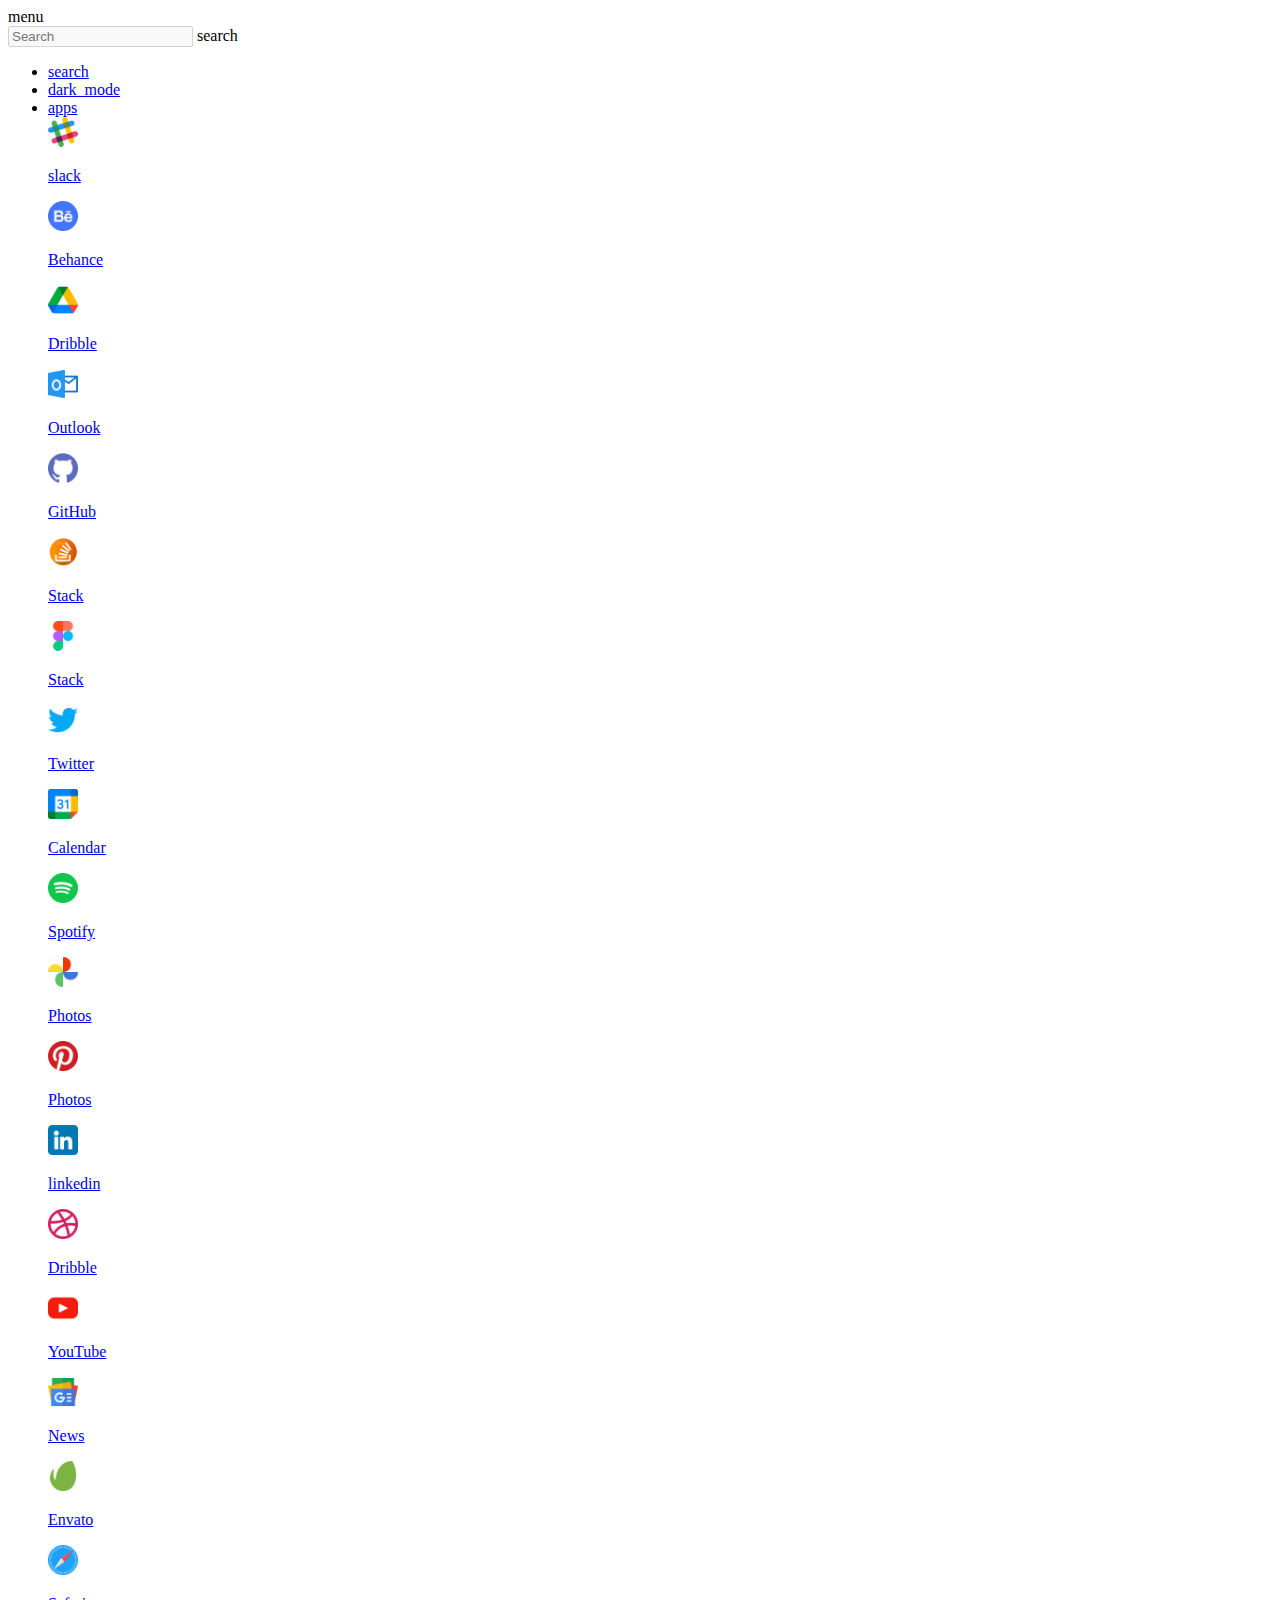
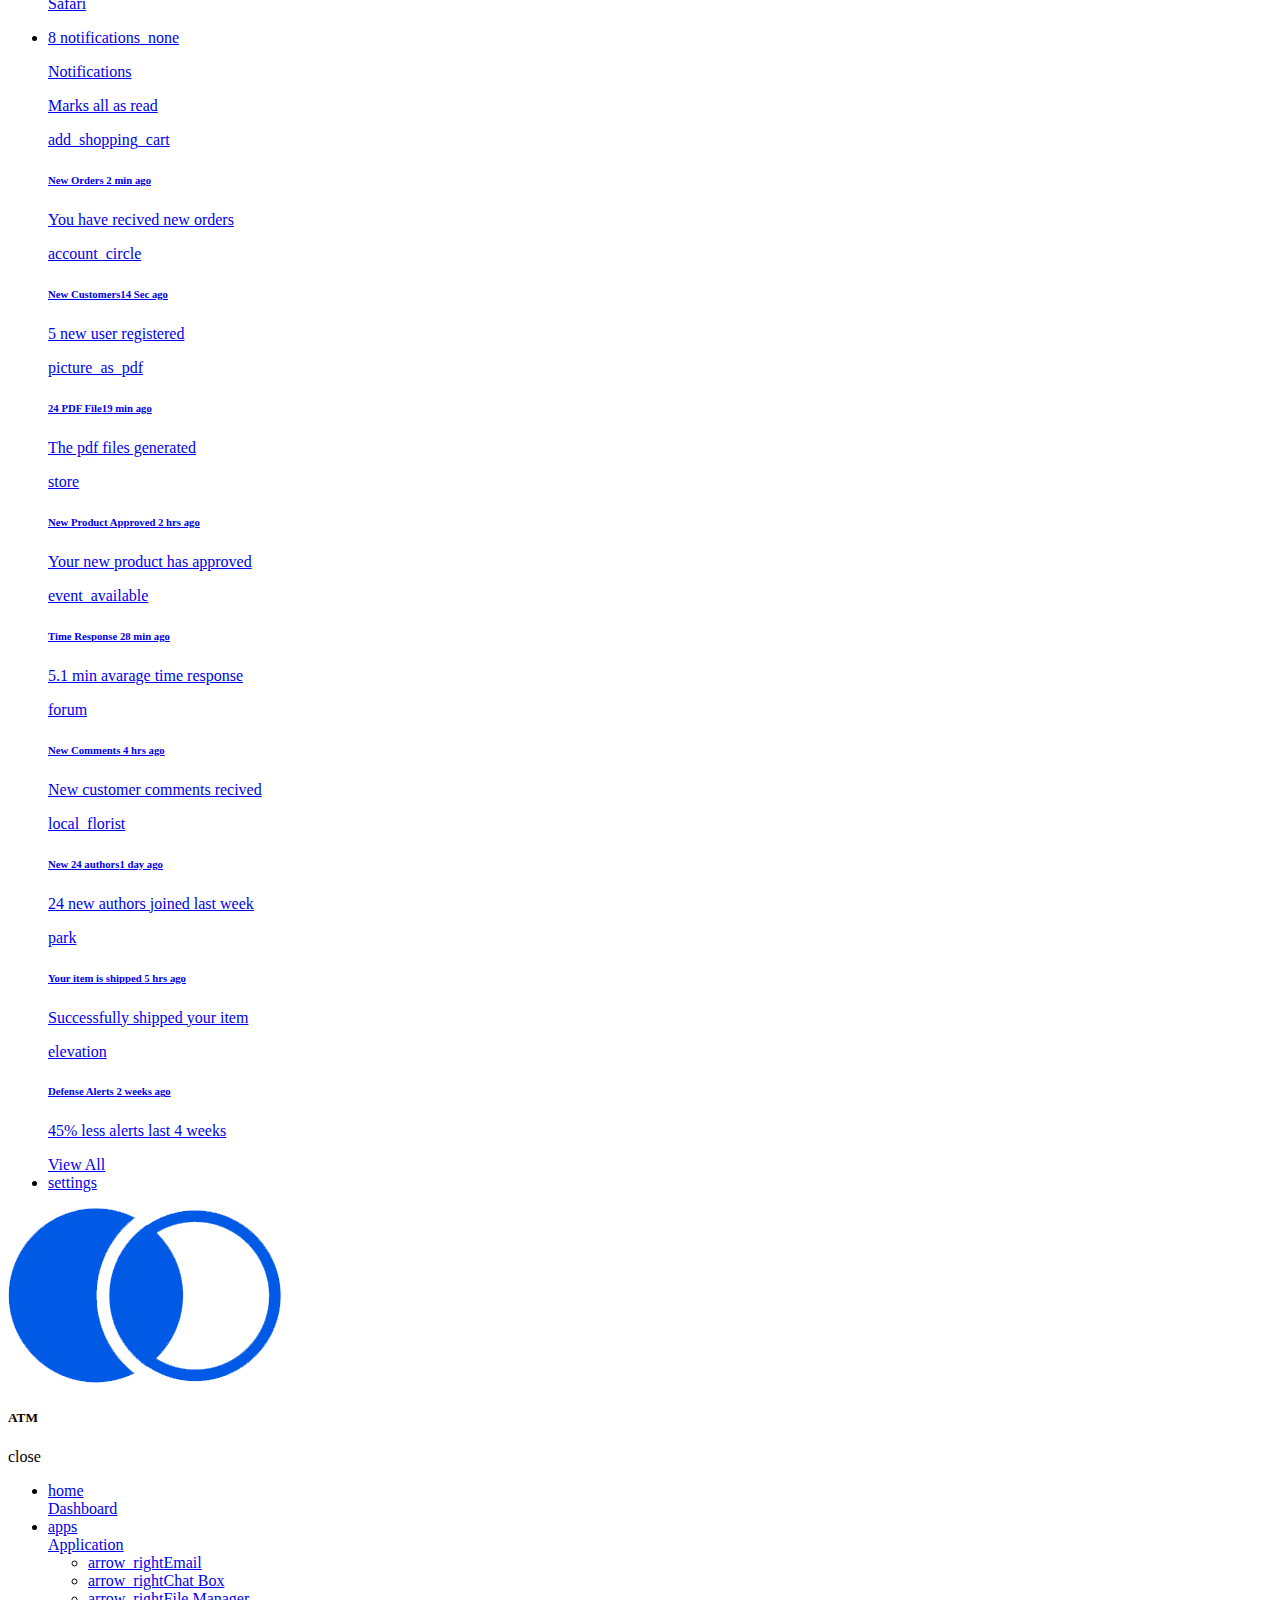
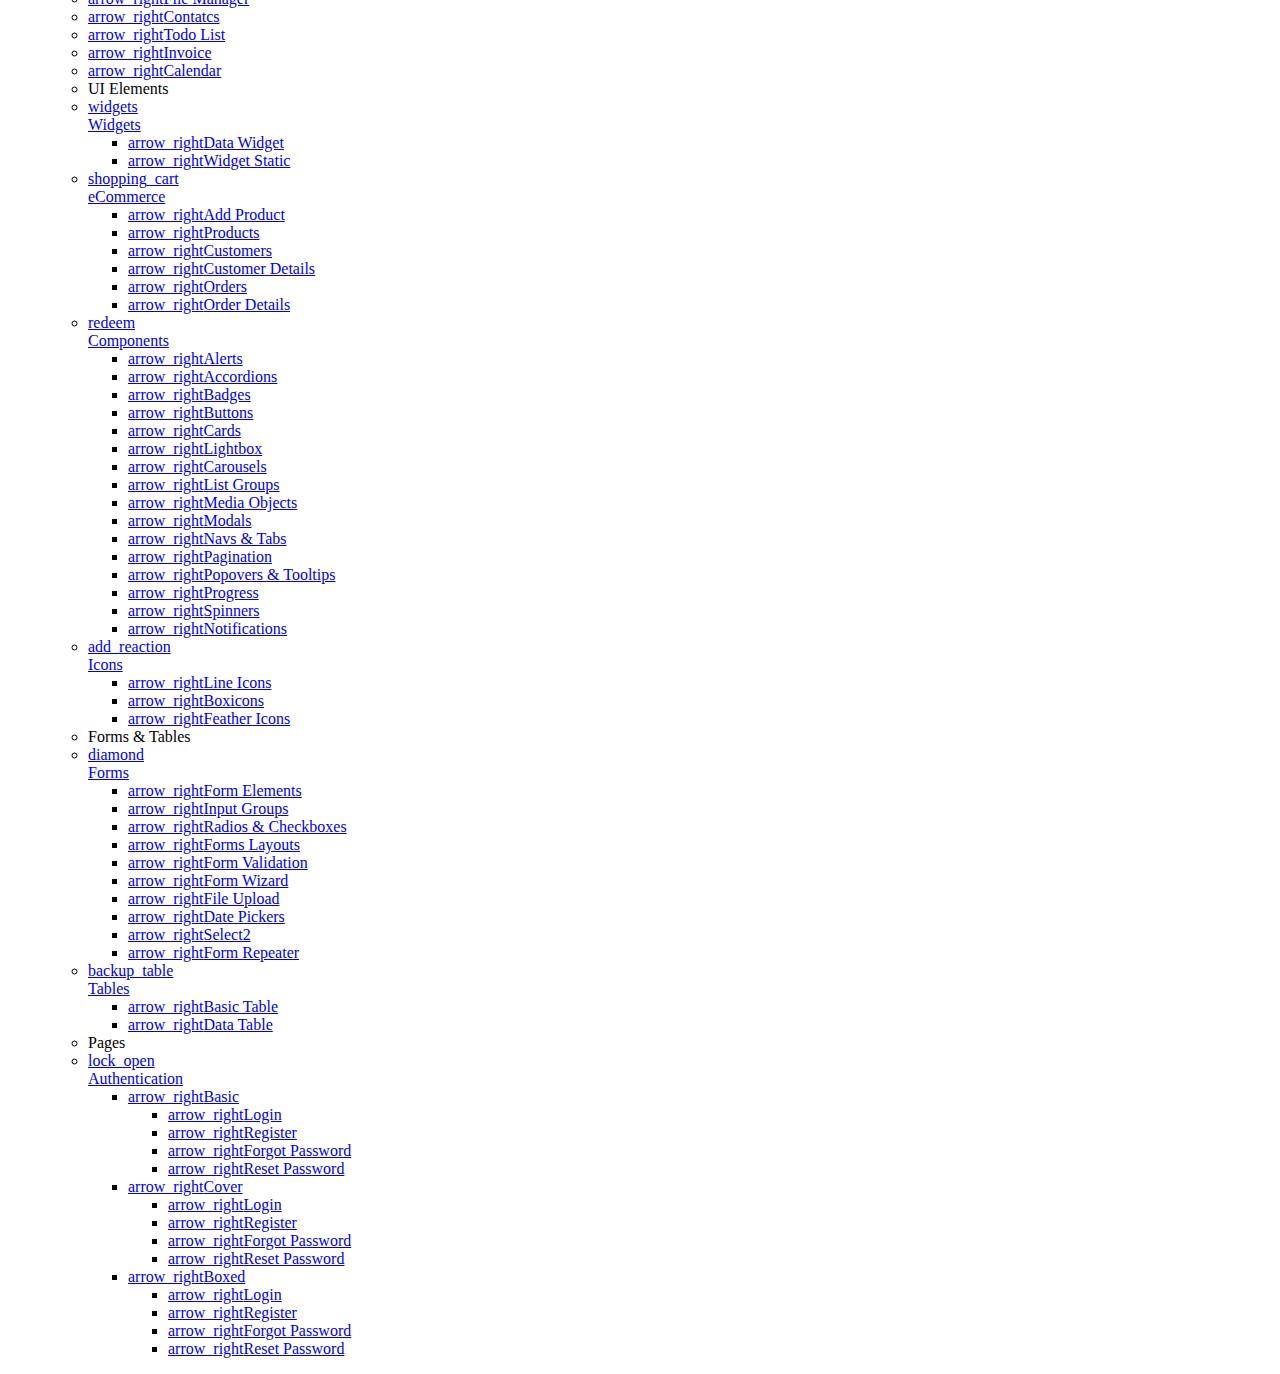
<file: ATM_Project/index.html>
<!DOCTYPE html>
<html lang="en">
  <head>
    <meta charset="UTF-8" />
    <meta name="viewport" content="width=device-width, initial-scale=1.0" />
    <title>Document</title>
  </head>
  <body>
    <!-- Start header -->
    <header class="top-header justify-content-between">
      <nav class="navbar navbar-expand">
        <div class="btn-toggle-menu">
          <span class="material-symbols-outlined">menu</span>
        </div>
        <div
          class="position-relative search-bar d-lg-block d-none"
          data-bs-toggle="modal"
          data-bs-target="#exampleModal"
        >
          <input
            class="form-control form-control-sm rounded-5 px-5"
            disabled
            type="search"
            placeholder="Search"
          />
          <span
            class="material-symbols-outlined position-absolute ms-3 translate-middle-y start-0 top-50"
            >search</span
          >
        </div>
        <ul class="navbar-nav top-right-menu gap-2">
          <li
            class="nav-item d-lg-none d-block"
            data-bs-toggle="modal"
            data-bs-target="#exampleModal"
          >
            <a class="nav-link" href="javascript:;"
              ><span class="material-symbols-outlined">search</span></a
            >
          </li>
          <li class="nav-item dark-mode">
            <a class="nav-link dark-mode-icon" href="javascript:;"
              ><span class="material-symbols-outlined">dark_mode</span></a
            >
          </li>
          <li class="nav-item dropdown dropdown-app">
            <a
              class="nav-link dropdown-toggle dropdown-toggle-nocaret"
              data-bs-toggle="dropdown"
              href="javascript:;"
              ><span class="material-symbols-outlined">apps</span></a
            >
            <div class="dropdown-menu dropdown-menu-end mt-lg-2 p-0">
                <div class="app-container p-2 my-2">
                    <div class="row gx-0 gy-2 row-cols-3 justify-content-center p-2">
                        <div class="col">
                            <a href="javascript:;">
                            <div class="app-box text-center">
                                <div class="app-icon">
                                    <img src="images/images/icons/slack.png" width="30">
                                </div>
                                <div class="app-name">
                                    <p class="md-0 mt-1">slack</p>
                                </div>
                            </div>
                        </a>
                        </div>
                        <div class="col">
                            <a href="javascript:;">
                                <div class="app-box text-center">
                                  <div class="app-icon">
                                      <img src="images/images/icons/behance.png" width="30" alt="">
                                  </div>
                                  <div class="app-name">
                                      <p class="mb-0 mt-1">Behance</p>
                                  </div>
                                  </div>
                              </a>
                        </div>
                        <div class="col">
                            <a href="javascript:;">
                              <div class="app-box text-center">
                                <div class="app-icon">
                                  <img src="images/images/icons/google-drive.png" width="30" alt="">
                                </div>
                                <div class="app-name">
                                    <p class="mb-0 mt-1">Dribble</p>
                                </div>
                                </div>
                              </a>
                           </div>
                           <div class="col">
                            <a href="javascript:;">
                              <div class="app-box text-center">
                                <div class="app-icon">
                                    <img src="images/images/icons/outlook.png" width="30" alt="">
                                </div>
                                <div class="app-name">
                                    <p class="mb-0 mt-1">Outlook</p>
                                </div>
                                </div>
                              </a>
                           </div>
                           <div class="col">
                            <a href="javascript:;">
                              <div class="app-box text-center">
                                <div class="app-icon">
                                    <img src="images/images/icons/github.png" width="30" alt="">
                                </div>
                                <div class="app-name">
                                    <p class="mb-0 mt-1">GitHub</p>
                                </div>
                                </div>
                              </a>
                           </div>
                           <div class="col">
                            <a href="javascript:;">
                              <div class="app-box text-center">
                                <div class="app-icon">
                                    <img src="images/images/icons/stack-overflow.png" width="30" alt="">
                                </div>
                                <div class="app-name">
                                    <p class="mb-0 mt-1">Stack</p>
                                </div>
                                </div>
                              </a>
                           </div>
                           <div class="col">
                            <a href="javascript:;">
                              <div class="app-box text-center">
                                <div class="app-icon">
                                    <img src="images/images/icons/figma.png" width="30" alt="">
                                </div>
                                <div class="app-name">
                                    <p class="mb-0 mt-1">Stack</p>
                                </div>
                                </div>
                              </a>
                           </div>
                           <div class="col">
                            <a href="javascript:;">
                              <div class="app-box text-center">
                                <div class="app-icon">
                                    <img src="images/images/icons/twitter.png" width="30" alt="">
                                </div>
                                <div class="app-name">
                                    <p class="mb-0 mt-1">Twitter</p>
                                </div>
                                </div>
                              </a>
                           </div>
                           <div class="col">
                            <a href="javascript:;">
                              <div class="app-box text-center">
                                <div class="app-icon">
                                    <img src="images/images/icons/google-calendar.png" width="30" alt="">
                                </div>
                                <div class="app-name">
                                    <p class="mb-0 mt-1">Calendar</p>
                                </div>
                                </div>
                              </a>
                           </div>
                           <div class="col">
                            <a href="javascript:;">
                              <div class="app-box text-center">
                                <div class="app-icon">
                                    <img src="images/images/icons/spotify.png" width="30" alt="">
                                </div>
                                <div class="app-name">
                                    <p class="mb-0 mt-1">Spotify</p>
                                </div>
                                </div>
                              </a>
                           </div>
                           <div class="col">
                            <a href="javascript:;">
                              <div class="app-box text-center">
                                <div class="app-icon">
                                    <img src="images/images/icons/google-photos.png" width="30" alt="">
                                </div>
                                <div class="app-name">
                                    <p class="mb-0 mt-1">Photos</p>
                                </div>
                                </div>
                              </a>
                           </div>
                           <div class="col">
                            <a href="javascript:;">
                              <div class="app-box text-center">
                                <div class="app-icon">
                                    <img src="images/images/icons/pinterest.png" width="30" alt="">
                                </div>
                                <div class="app-name">
                                    <p class="mb-0 mt-1">Photos</p>
                                </div>
                                </div>
                              </a>
                           </div>
                           <div class="col">
                            <a href="javascript:;">
                              <div class="app-box text-center">
                                <div class="app-icon">
                                    <img src="images/images/icons/linkedin.png" width="30" alt="">
                                </div>
                                <div class="app-name">
                                    <p class="mb-0 mt-1">linkedin</p>
                                </div>
                                </div>
                              </a>
                           </div>
                           <div class="col">
                            <a href="javascript:;">
                              <div class="app-box text-center">
                                <div class="app-icon">
                                    <img src="images/images/icons/dribble.png" width="30" alt="">
                                </div>
                                <div class="app-name">
                                    <p class="mb-0 mt-1">Dribble</p>
                                </div>
                                </div>
                              </a>
                           </div>
                           <div class="col">
                            <a href="javascript:;">
                              <div class="app-box text-center">
                                <div class="app-icon">
                                    <img src="images/images/icons/youtube.png" width="30" alt="">
                                </div>
                                <div class="app-name">
                                    <p class="mb-0 mt-1">YouTube</p>
                                </div>
                                </div>
                              </a>
                           </div>
                           <div class="col">
                            <a href="javascript:;">
                              <div class="app-box text-center">
                                <div class="app-icon">
                                    <img src="images/images/icons/google.png" width="30" alt="">
                                </div>
                                <div class="app-name">
                                    <p class="mb-0 mt-1">News</p>
                                </div>
                                </div>
                              </a>
                           </div>
                           <div class="col">
                            <a href="javascript:;">
                              <div class="app-box text-center">
                                <div class="app-icon">
                                    <img src="images/images/icons/envato.png" width="30" alt="">
                                </div>
                                <div class="app-name">
                                    <p class="mb-0 mt-1">Envato</p>
                                </div>
                                </div>
                              </a>
                           </div>
                           <div class="col">
                            <a href="javascript:;">
                              <div class="app-box text-center">
                                <div class="app-icon">
                                    <img src="images/images/icons/safari.png" width="30" alt="">
                                </div>
                                <div class="app-name">
                                    <p class="mb-0 mt-1">Safari</p>
                                </div>
                                </div>
                              </a>
                           </div>
                    </div>  <!-- end row -->
                </div>
            </div>
          </li>
          <li class=" nav-item dropdown dropdown-large">
            <a class="nav-link dropdown-toggle dropdown-toggle-nocaret" href="javascript:;" data-bs-toggle="dropdown">
                <div class="position-relative">
                  <span class="notify-badge">8</span>
                  <span class="material-symbols-outlined">
                    notifications_none
                    </span>
                </div>
              </a>
              <div class="dropdown-menu dropdown-menu-end mt-lg-2">
                <a href="javascript:;">
                  <div class="msg-header">
                    <p class="msg-header-title">Notifications</p>
                    <p class="msg-header-clear ms-auto">Marks all as read</p>
                  </div>
                </a>
                <div class="header-notifications-list">
                  <a class="dropdown-item" href="javascript:;">
                    <div class="d-flex align-items-center">
                      <div class="notify text-primary border">
                        <span class="material-symbols-outlined">
                          add_shopping_cart
                          </span>
                      </div>
                      <div class="flex-grow-1">
                        <h6 class="msg-name">New Orders <span class="msg-time float-end">2 min
                            ago</span></h6>
                        <p class="msg-info">You have recived new orders</p>
                      </div>
                    </div>
                  </a>
                  <a class="dropdown-item" href="javascript:;">
                    <div class="d-flex align-items-center">
                      <div class="notify text-danger border">
                        <span class="material-symbols-outlined">
                          account_circle
                          </span>
                      </div>
                      <div class="flex-grow-1">
                        <h6 class="msg-name">New Customers<span class="msg-time float-end">14 Sec
                            ago</span></h6>
                        <p class="msg-info">5 new user registered</p>
                      </div>
                    </div>
                  </a>
                  <a class="dropdown-item" href="javascript:;">
                    <div class="d-flex align-items-center">
                      <div class="notify text-success border">
                        <span class="material-symbols-outlined">
                          picture_as_pdf
                          </span>
                      </div>
                      <div class="flex-grow-1">
                        <h6 class="msg-name">24 PDF File<span class="msg-time float-end">19 min
                            ago</span></h6>
                        <p class="msg-info">The pdf files generated</p>
                      </div>
                    </div>
                  </a>
                  <a class="dropdown-item" href="javascript:;">
                    <div class="d-flex align-items-center">
                      <div class="notify text-info border">
                        <span class="material-symbols-outlined">
                          store
                          </span>
                      </div>
                      <div class="flex-grow-1">
                        <h6 class="msg-name">New Product Approved <span class="msg-time float-end">2 hrs ago</span></h6>
                        <p class="msg-info">Your new product has approved</p>
                      </div>
                    </div>
                  </a>
                  <a class="dropdown-item" href="javascript:;">
                    <div class="d-flex align-items-center">
                      <div class="notify text-warning border">
                        <span class="material-symbols-outlined">
                          event_available
                          </span>
                      </div>
                      <div class="flex-grow-1">
                        <h6 class="msg-name">Time Response <span class="msg-time float-end">28 min
                            ago</span></h6>
                        <p class="msg-info">5.1 min avarage time response</p>
                      </div>
                    </div>
                  </a>
                  <a class="dropdown-item" href="javascript:;">
                    <div class="d-flex align-items-center">
                      <div class="notify text-danger border">
                        <span class="material-symbols-outlined">
                          forum
                          </span>
                      </div>
                      <div class="flex-grow-1">
                        <h6 class="msg-name">New Comments <span class="msg-time float-end">4 hrs
                            ago</span></h6>
                        <p class="msg-info">New customer comments recived</p>
                      </div>
                    </div>
                  </a>
                  <a class="dropdown-item" href="javascript:;">
                    <div class="d-flex align-items-center">
                      <div class="notify text-primary border">
                        <span class="material-symbols-outlined">
                          local_florist
                          </span>
                      </div>
                      <div class="flex-grow-1">
                        <h6 class="msg-name">New 24 authors<span class="msg-time float-end">1 day
                            ago</span></h6>
                        <p class="msg-info">24 new authors joined last week</p>
                      </div>
                    </div>
                  </a>
                  <a class="dropdown-item" href="javascript:;">
                    <div class="d-flex align-items-center">
                      <div class="notify text-success border">
                        <span class="material-symbols-outlined">
                          park
                          </span>
                      </div>
                      <div class="flex-grow-1">
                        <h6 class="msg-name">Your item is shipped <span class="msg-time float-end">5 hrs
                            ago</span></h6>
                        <p class="msg-info">Successfully shipped your item</p>
                      </div>
                    </div>
                  </a>
                  <a class="dropdown-item" href="javascript:;">
                    <div class="d-flex align-items-center">
                      <div class="notify text-warning border">
                        <span class="material-symbols-outlined">
                          elevation
                          </span>
                      </div>
                      <div class="flex-grow-1">
                        <h6 class="msg-name">Defense Alerts <span class="msg-time float-end">2 weeks
                            ago</span></h6>
                        <p class="msg-info">45% less alerts last 4 weeks</p>
                      </div>
                    </div>
                  </a>
                </div>
                <a href="javascript:;">
                  <div class="text-center msg-footer">View All</div>
                </a>
              </div>
            </li>
           
             <li class="nav-item">
               <a class="nav-link" data-bs-toggle="offcanvas" href="#ThemeCustomizer"><span class="material-symbols-outlined">
                settings
                </span></a>
             </li>
          </ul>
     </nav>
   </header>
   <!--end header-->

   <!-- start sidebar -->
   <aside class="sidebar-wrapper">
    <div class="sidebar-header">
        <div class="logo-icon">
            <img src="images/images/logo-icon.png" class="logo-img" alt="">
        </div>
        <div class="logo-name flex-grow-1">
          <h5 class="mb-0">ATM</h5>
        </div>
        <div class="sidebar-close ">
          <span class="material-symbols-outlined">close</span>
        </div>
      </div>
      <div class="sidebar-nav" data-simplebar="true">

        <!-- navigation -->
        <ul class="metismenu" id="menu">
          <li>
            <a href="index.html">
            <div class="parent-icon">
              <span class="material-symbols-outlined">home</span>
            </div>
            <div class="menu-title">Dashboard</div>
            </a>
          </li>
          <li>
            <a href="javascript:;" class="has-arrow">
              <div class="parent-icon">
                <span class="material-symbols-outlined">apps</span>
              </div>
              <div class="menu-title">Application</div>
            </a>
            <ul>
              <li> <a href="app-emailbox.html"><span class="material-symbols-outlined">arrow_right</span>Email</a>
              </li>
              <li> <a href="app-chat-box.html"><span class="material-symbols-outlined">arrow_right</span>Chat Box</a>
              </li>
              <li> <a href="app-file-manager.html"><span class="material-symbols-outlined">arrow_right</span>File Manager</a>
              </li>
              <li> <a href="app-contact-list.html"><span class="material-symbols-outlined">arrow_right</span>Contatcs</a>
              </li>
              <li> <a href="app-to-do.html"><span class="material-symbols-outlined">arrow_right</span>Todo List</a>
              </li>
              <li> <a href="app-invoice.html"><span class="material-symbols-outlined">arrow_right</span>Invoice</a>
              </li>
              <li> <a href="app-fullcalender.html"><span class="material-symbols-outlined">arrow_right</span>Calendar</a>
              </li>
              <li class="menu-label">UI Elements</li>
                <li>
                  <a href="javascript:;" class="has-arrow">
                    <div class="parent-icon"><span class="material-symbols-outlined">widgets</span>
                    </div>
                    <div class="menu-title">Widgets</div>
                  </a>
                  <ul>
                    <li> <a href="widget-data.html"><span class="material-symbols-outlined">arrow_right</span>Data Widget</a>
                    </li>
                    <li> <a href="widget-static.html"><span class="material-symbols-outlined">arrow_right</span>Widget Static</a>
                    </li>
                  </ul>
                </li>
                <li>
                  <a href="javascript:;" class="has-arrow">
                    <div class="parent-icon"><span class="material-symbols-outlined">shopping_cart</span>
                    </div>
                    <div class="menu-title">eCommerce</div>
                  </a>
                  <ul>
                    <li> <a href="ecommerce-add-product.html"><span class="material-symbols-outlined">arrow_right</span>Add Product</a>
                    </li>
                    <li> <a href="ecommerce-products.html"><span class="material-symbols-outlined">arrow_right</span>Products</a>
                    </li>
                    <li> <a href="ecommerce-customers.html"><span class="material-symbols-outlined">arrow_right</span>Customers</a>
                    </li>
                    <li> <a href="ecommerce-customer-details.html"><span class="material-symbols-outlined">arrow_right</span>Customer Details</a>
                    </li>
                    <li> <a href="ecommerce-orders.html"><span class="material-symbols-outlined">arrow_right</span>Orders</a>
                    </li>
                    <li> <a href="ecommerce-customer-details.html"><span class="material-symbols-outlined">arrow_right</span>Order Details</a>
                    </li>
                  </ul>
                </li>
                <li>
                  <a class="has-arrow" href="javascript:;">
                    <div class="parent-icon"><span class="material-symbols-outlined">redeem</span>
                    </div>
                    <div class="menu-title">Components</div>
                  </a>
                  <ul>
                            <!-- link in another pagees -->
                    <li> <a href="component-alerts.html"><span class="material-symbols-outlined">arrow_right</span>Alerts</a>
                    </li>
                    <li> <a href="component-accordions.html"><span class="material-symbols-outlined">arrow_right</span>Accordions</a>
                    </li>
                    <li> <a href="component-badges.html"><span class="material-symbols-outlined">arrow_right</span>Badges</a>
                    </li>
                    <li> <a href="component-buttons.html"><span class="material-symbols-outlined">arrow_right</span>Buttons</a>
                    </li>
                    <li> <a href="component-cards.html"><span class="material-symbols-outlined">arrow_right</span>Cards</a>
                    </li>
                    <li> <a href="component-lightbox.html"><span class="material-symbols-outlined">arrow_right</span>Lightbox</a>
                    </li>
                    <li> <a href="component-carousels.html"><span class="material-symbols-outlined">arrow_right</span>Carousels</a>
                    </li>
                    <li> <a href="component-list-groups.html"><span class="material-symbols-outlined">arrow_right</span>List Groups</a>
                    </li>
                    <li> <a href="component-media-object.html"><span class="material-symbols-outlined">arrow_right</span>Media Objects</a>
                    </li>
                    <li> <a href="component-modals.html"><span class="material-symbols-outlined">arrow_right</span>Modals</a>
                    </li>
                    <li> <a href="component-navs-tabs.html"><span class="material-symbols-outlined">arrow_right</span>Navs & Tabs</a>
                    </li>
                    <li> <a href="component-paginations.html"><span class="material-symbols-outlined">arrow_right</span>Pagination</a>
                    </li>
                    <li> <a href="component-popovers-tooltips.html"><span class="material-symbols-outlined">arrow_right</span>Popovers & Tooltips</a>
                    </li>
                    <li> <a href="component-progress-bars.html"><span class="material-symbols-outlined">arrow_right</span>Progress</a>
                    </li>
                    <li> <a href="component-spinners.html"><span class="material-symbols-outlined">arrow_right</span>Spinners</a>
                    </li>
                    <li> <a href="component-notifications.html"><span class="material-symbols-outlined">arrow_right</span>Notifications</a>
                    </li>
                  </ul>
                </li>
                <li>
                  <a class="has-arrow" href="javascript:;">
                    <div class="parent-icon"><span class="material-symbols-outlined">add_reaction</span>
                    </div>
                    <div class="menu-title">Icons</div>
                  </a>
                  <ul>
                    <li> <a href="icons-line-icons.html"><span class="material-symbols-outlined">arrow_right</span>Line Icons</a>
                    </li>
                    <li> <a href="icons-boxicons.html"><span class="material-symbols-outlined">arrow_right</span>Boxicons</a>
                    </li>
                    <li> <a href="icons-feather-icons.html"><span class="material-symbols-outlined">arrow_right</span>Feather Icons</a>
                    </li>
                  </ul>
                </li>
                <li class="menu-label">Forms & Tables</li>
                <li>
                  <a class="has-arrow" href="javascript:;">
                    <div class="parent-icon"><span class="material-symbols-outlined">diamond</span>
                    </div>
                    <div class="menu-title">Forms</div>
                  </a>
                  <ul>
                    <li> <a href="form-elements.html"><span class="material-symbols-outlined">arrow_right</span>Form Elements</a>
                    </li>
                    <li> <a href="form-input-group.html"><span class="material-symbols-outlined">arrow_right</span>Input Groups</a>
                    </li>
                    <li> <a href="form-radios-and-checkboxes.html"><span class="material-symbols-outlined">arrow_right</span>Radios & Checkboxes</a>
                    </li>
                    <li> <a href="form-layouts.html"><span class="material-symbols-outlined">arrow_right</span>Forms Layouts</a>
                    </li>
                    <li> <a href="form-validations.html"><span class="material-symbols-outlined">arrow_right</span>Form Validation</a>
                    </li>
                    <li> <a href="form-wizard.html"><span class="material-symbols-outlined">arrow_right</span>Form Wizard</a>
                    </li>
                    <li> <a href="form-file-upload.html"><span class="material-symbols-outlined">arrow_right</span>File Upload</a>
                    </li>
                    <li> <a href="form-date-time-pickes.html"><span class="material-symbols-outlined">arrow_right</span>Date Pickers</a>
                    </li>
                    <li> <a href="form-select2.html"><span class="material-symbols-outlined">arrow_right</span>Select2</a>
                    </li>
                    <li> <a href="form-repeater.html"><span class="material-symbols-outlined">arrow_right</span>Form Repeater</a>
                    </li>
                  </ul>
                </li>
                <li>
                  <a class="has-arrow" href="javascript:;">
                    <div class="parent-icon"><span class="material-symbols-outlined">backup_table</span>
                    </div>
                    <div class="menu-title">Tables</div>
                  </a>
                  <ul>
                    <li> <a href="table-basic-table.html"><span class="material-symbols-outlined">arrow_right</span>Basic Table</a>
                    </li>
                    <li> <a href="table-datatable.html"><span class="material-symbols-outlined">arrow_right</span>Data Table</a>
                    </li>
                  </ul>
                </li>
                <li class="menu-label">Pages</li>
                </li>
                <li>
                  <a class="has-arrow" href="javascript:;">
                    <div class="parent-icon"><span class="material-symbols-outlined">lock_open</span>
                    </div>
                    <div class="menu-title">Authentication</div>
                  </a>
                  <ul>
                    <li><a class="has-arrow" href="javascript:;"><span class="material-symbols-outlined">arrow_right</span>Basic</a>
                      <ul>
                        <li><a href="auth-basic-login.html" target="_blank"><span class="material-symbols-outlined">arrow_right</span>Login</a></li>
                        <li><a href="auth-basic-register.html" target="_blank"><span class="material-symbols-outlined">arrow_right</span>Register</a></li>
                        <li><a href="auth-basic-forgot-password.html" target="_blank"><span class="material-symbols-outlined">arrow_right</span>Forgot Password</a></li>
                        <li><a href="auth-basic-reset-password.html" target="_blank"><span class="material-symbols-outlined">arrow_right</span>Reset Password</a></li>
                      </ul>
                    </li>
                    <li><a class="has-arrow" href="javascript:;"><span class="material-symbols-outlined">arrow_right</span>Cover</a>
                      <ul>
                        <li><a href="auth-cover-login.html" target="_blank"><span class="material-symbols-outlined">arrow_right</span>Login</a></li>
                        <li><a href="auth-cover-reset-password.html" target="_blank"><span class="material-symbols-outlined">arrow_right</span>Register</a></li>
                        <li><a href="auth-cover-forgot-password.html" target="_blank"><span class="material-symbols-outlined">arrow_right</span>Forgot Password</a></li>
                        <li><a href="auth-cover-reset-password.html" target="_blank"><span class="material-symbols-outlined">arrow_right</span>Reset Password</a></li>
                      </ul>
                    </li>
                    <li><a class="has-arrow" href="javascript:;"><span class="material-symbols-outlined">arrow_right</span>Boxed</a>
                      <ul>
                        <li><a href="auth-boxed-login.html" target="_blank"><span class="material-symbols-outlined">arrow_right</span>Login</a></li>
                        <li><a href="auth-boxed-register.html" target="_blank"><span class="material-symbols-outlined">arrow_right</span>Register</a></li>
                        <li><a href="auth-boxed-forgot-password.html" target="_blank"><span class="material-symbols-outlined">arrow_right</span>Forgot Password</a></li>
                        <li><a href="auth-boxed-reset-password.html" target="_blank"><span class="material-symbols-outlined">arrow_right</span>Reset Password</a></li>
                      </ul>
                    </li>
                  </ul>
                </li>
            </ul>
          </li>
        </ul>
    </div>
   </aside>
  </body>
</html>
</file>
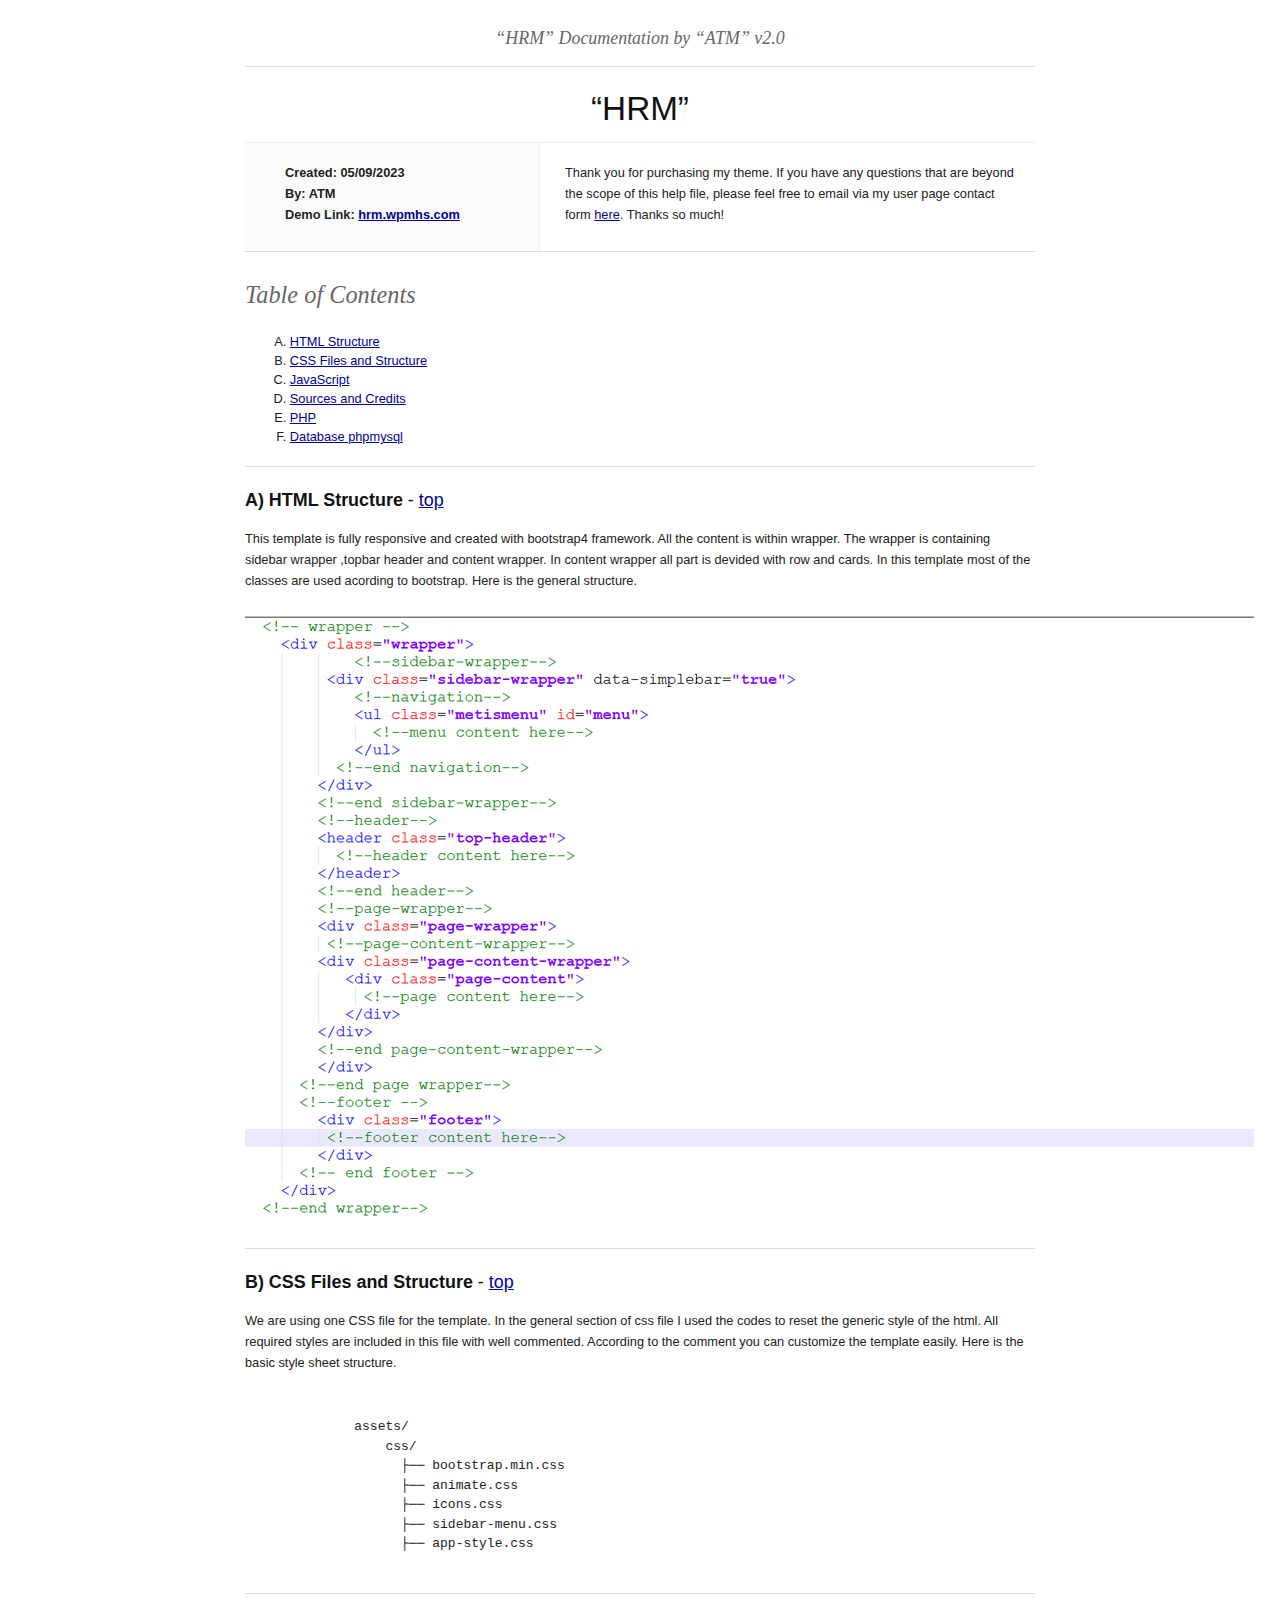
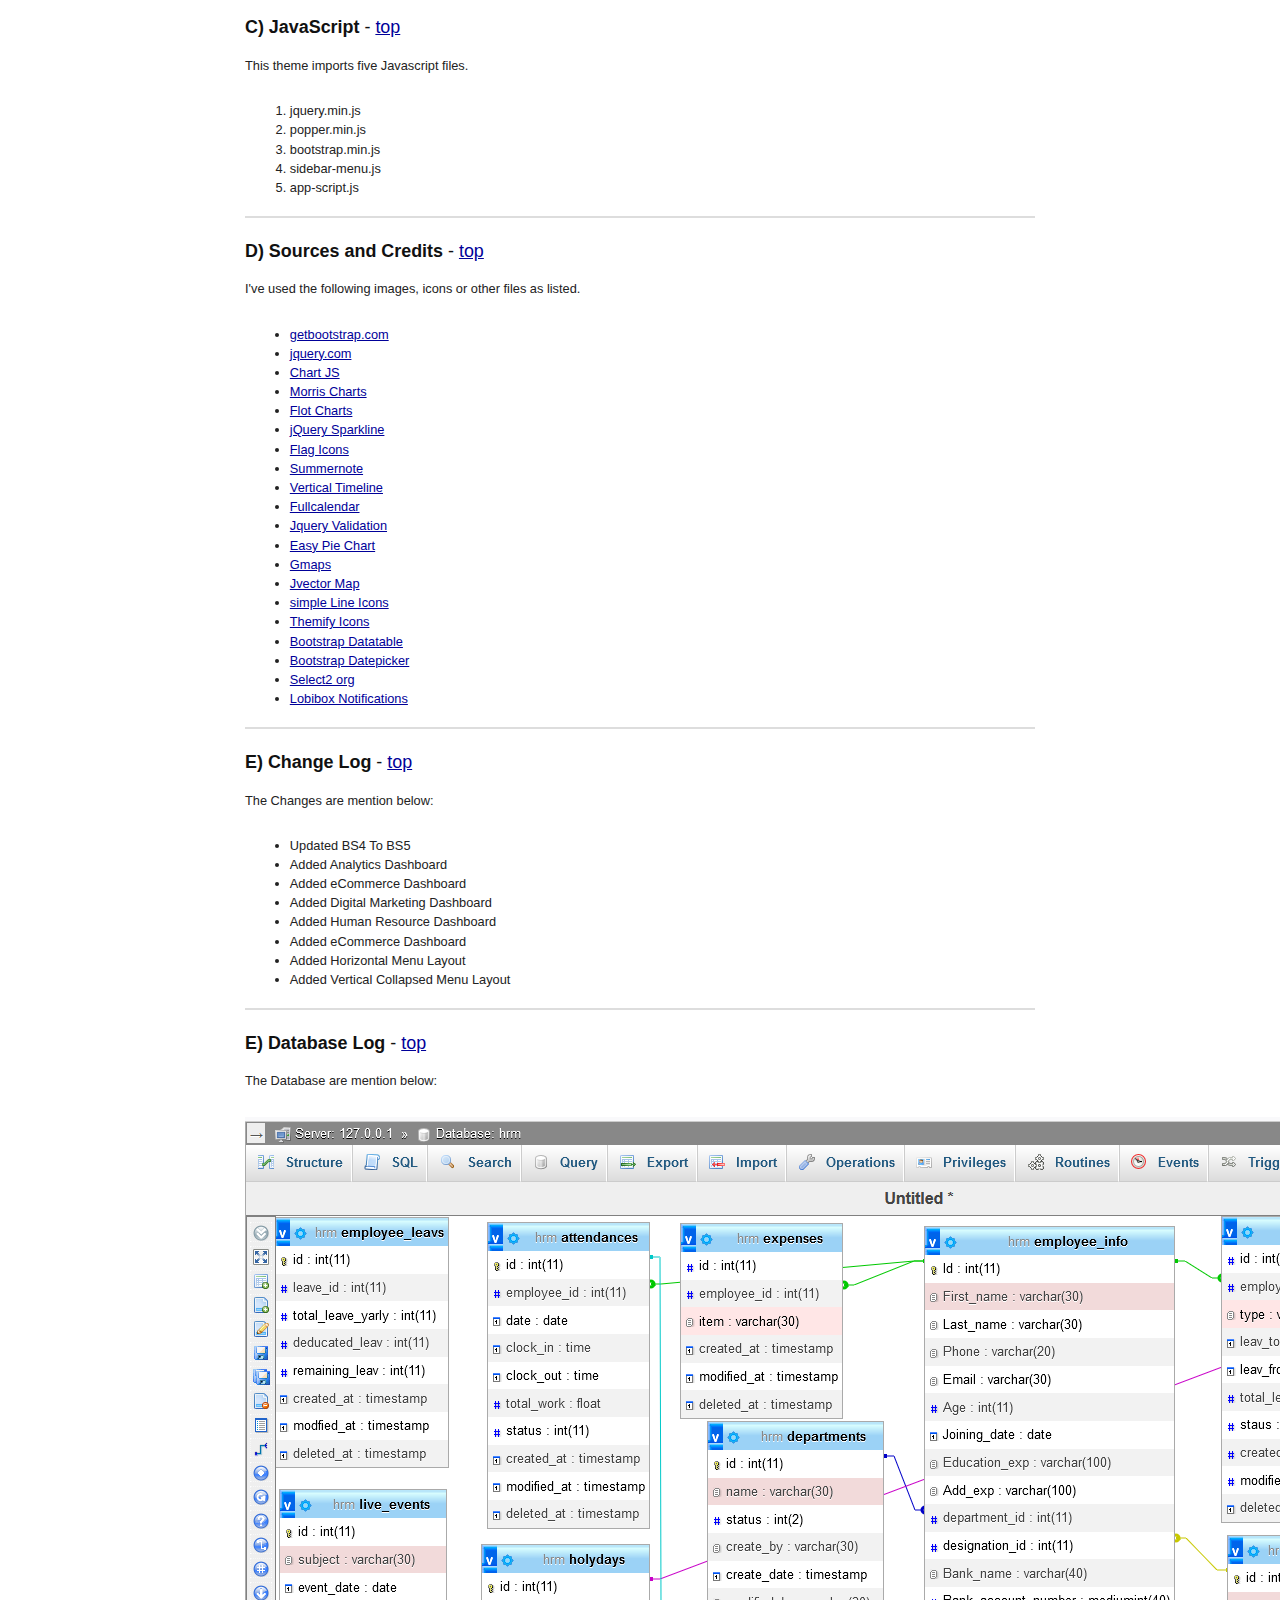
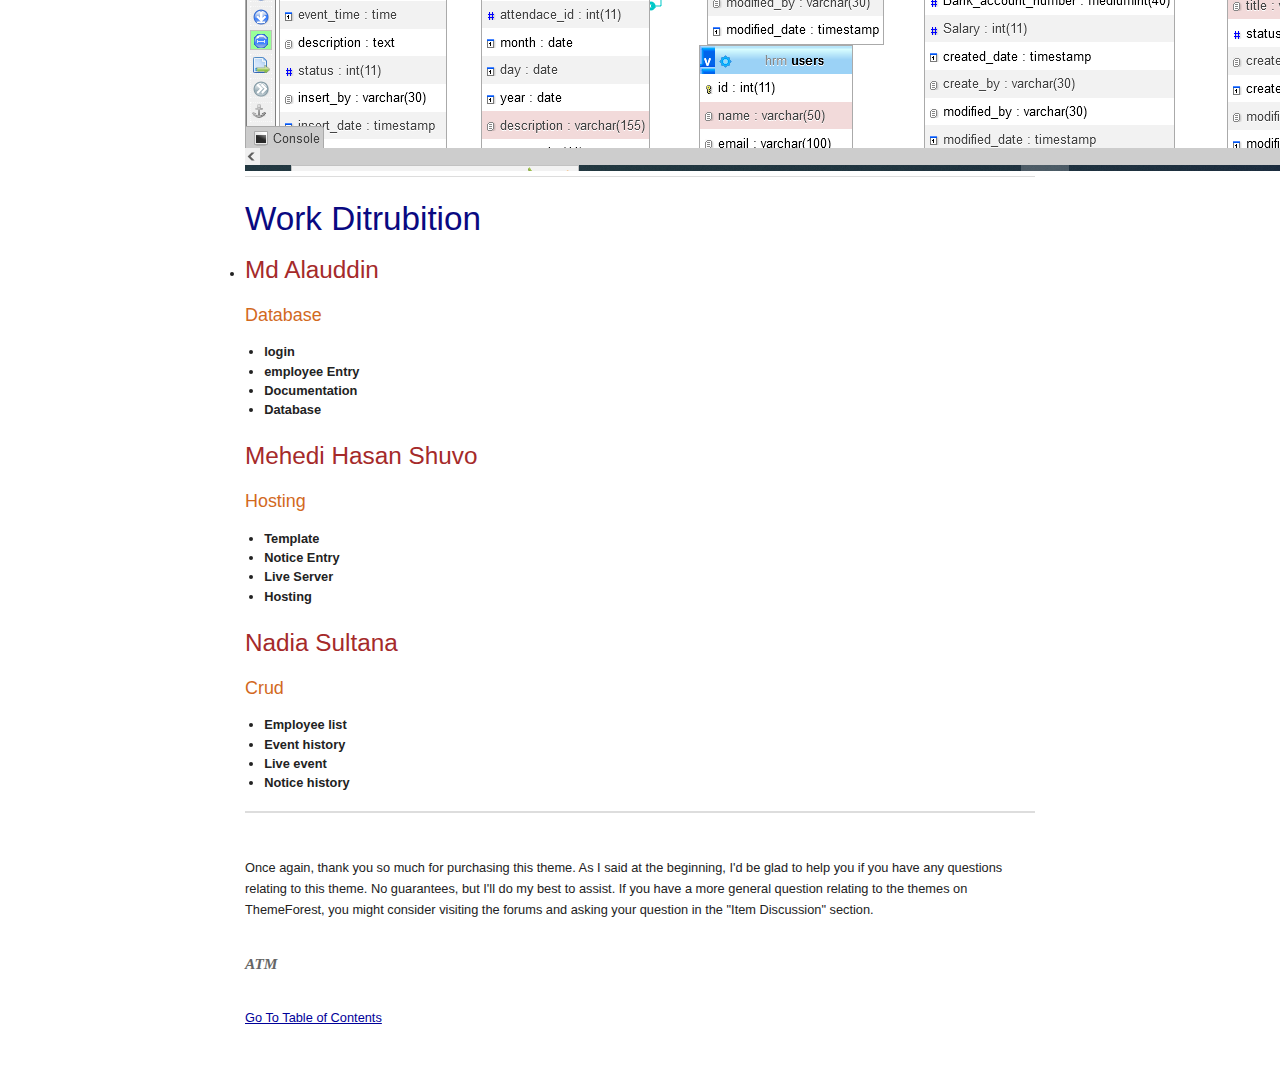
<file: ATM-Project/documentation/index.html>
<!DOCTYPE HTML PUBLIC "-//W3C//DTD HTML 4.01//EN" "http://www.w3.org/TR/html4/strict.dtd">
<head lang="en">
	<meta http-equiv="content-type" content="text/html;charset=utf-8">
	<title>HRM</title>
	<link href="../roksyn/img/icon.jpg" rel="icon">
	<!--favicon-->
    <link rel="icon" href="assets/images/favicon.ico" type="image/x-icon">
	<!-- Framework CSS -->
	<link rel="stylesheet" href="assets/blueprint-css/screen.css" type="text/css" media="screen, projection">
	<link rel="stylesheet" href="assets/blueprint-css/print.css" type="text/css" media="print">
	<!--[if lt IE 8]><link rel="stylesheet" href="assets/blueprint-css/ie.css" type="text/css" media="screen, projection"><![endif]-->
	<link rel="stylesheet" href="assets/blueprint-css/plugins/fancy-type/screen.css" type="text/css" media="screen, projection">
	<style type="text/css" media="screen">
		p, table, hr, .box { margin-bottom:25px; }
		.box p { margin-bottom:10px; }
	</style>
</head>


<body>
	<div class="container">
	
		<h3 class="center alt">&ldquo;HRM&rdquo; Documentation by &ldquo;ATM&rdquo; v2.0</h3>
		<hr>
		<h1 class="center">&ldquo;HRM&rdquo;</h1>
		
		<div class="borderTop">
			<div class="span-6 colborder info prepend-1">
				<p class="prepend-top">
					<strong>
					Created: 05/09/2023<br>
					By: ATM<br>
					Demo Link: <a href="https://hrm.wpmhs.com" target="_blank">hrm.wpmhs.com</a>
					</strong>
				</p>
			</div><!-- end div .span-6 -->		
	
			<div class="span-12 last">
				<p class="prepend-top append-0">Thank you for purchasing my theme. If you have any questions that are beyond the scope of this help file, please feel free to email via my user page contact form <a href="mailto:support@hrm.wpmhs.com">here</a>. Thanks so much!</p>
			</div>
		</div><!-- end div .borderTop -->
		
		<hr>
		
		<h2 id="toc" class="alt">Table of Contents</h2>
		<ol class="alpha">
			<li><a href="#htmlStructure">HTML Structure</a></li>
			<li><a href="#cssFiles">CSS Files and Structure</a></li>
			<li><a href="#javascript">JavaScript</a></li>
			<li><a href="#credits">Sources and Credits</a></li>
			<li><a href="#PHP">PHP</a></li>
			<li><a href="#Database phpmysql">Database phpmysql</a></li>
		</ol>
		
		<hr>
		
		<h3 id="htmlStructure"><strong>A) HTML Structure</strong> - <a href="#toc">top</a></h3>
		<p>This template is fully responsive and created with bootstrap4 framework. All the content is within wrapper. The wrapper is containing sidebar wrapper ,topbar header and content wrapper. In content wrapper all part is devided with row and cards. In this template most of the classes are used acording to bootstrap. Here is the general structure.</p>
		
		<img src="assets/images/htmlstructure.png" alt="HTML Structure"/>
		
		<hr>

		

		<h3 id="cssFiles"><strong>B) CSS Files and Structure</strong> - <a href="#toc">top</a></h3>

		<p>We are using one CSS file for the template. In the general section of css file I used the codes to reset the generic style of the html. All required styles are included in this file with well commented. According to the comment you can customize the template easily. Here is the basic style sheet structure.</p> 
		
		<pre>
		
	      assets/
		  css/
		    ├── bootstrap.min.css
		    ├── animate.css
		    ├── icons.css
		    ├── sidebar-menu.css
		    ├── app-style.css
        </pre>
		
		<hr>
		
		<h3 id="javascript"><strong>C) JavaScript</strong> - <a href="#toc">top</a></h3>
		<p>This theme imports five Javascript files.</p>
		 
		  <ol>
		   <li>jquery.min.js</li>
		   <li>popper.min.js</li>
		   <li>bootstrap.min.js</li>
		   <li>sidebar-menu.js</li>
		   <li>app-script.js</li>
		  </ol>
		  
		<hr>
		
		<h3 id="credits"><strong>D) Sources and Credits</strong> - <a href="#toc">top</a></h3>
		
		<p>I've used the following images, icons or other files as listed.</p>
		
		<ul>
			<li><a href="http://getbootstrap.com/" target="_blank">getbootstrap.com</a></li>
			<li><a href="http://jquery.com/" target="_blank">jquery.com</a></li>
			<li><a href="https://www.chartjs.org/" target="_blank">Chart JS</a></li>
			<li><a href="https://morrisjs.github.io/morris.js/" target="_blank">Morris Charts</a></li>
			<li><a href="https://www.flotcharts.org/" target="_blank">Flot Charts</a></li>
			<li><a href="https://omnipotent.net/jquery.sparkline/#s-about" target="_blank">jQuery Sparkline</a></li>
			<li><a href="http://flag-icon-css.lip.is/" target="_blank">Flag Icons</a></li>
			<li><a href="https://summernote.org/" target="_blank">Summernote</a></li>
			<li><a href="https://codyhouse.co/demo/vertical-timeline/index.html" target="_blank">Vertical Timeline</a></li>
			<li><a href="https://demos.creative-tim.com/fullcalendar/fullcalendar.html" target="_blank">Fullcalendar</a></li>
			<li><a href="https://jqueryvalidation.org/" target="_blank">Jquery Validation</a></li>
			<li><a href="https://rendro.github.io/easy-pie-chart/" target="_blank">Easy Pie Chart</a></li>
			<li><a href="https://hpneo.github.io/gmaps/" target="_blank">Gmaps</a></li>
			<li><a href="http://jvectormap.com/" target="_blank">Jvector Map</a></li>
			<li><a href="http://simplelineicons.com/" target="_blank">simple Line Icons</a></li>
			<li><a href="https://themify.me/themify-icons" target="_blank">Themify Icons</a></li>
			<li><a href="https://datatables.net/" target="_blank">Bootstrap Datatable</a></li>
			<li><a href="https://github.com/eternicode/bootstrap-datepicker" target="_blank">Bootstrap Datepicker</a></li>
			<li><a href="https://select2.org/" target="_blank">Select2 org</a></li>
			<li><a href="http://lobianijs.com/site/lobibox" target="_blank">Lobibox Notifications</a></li>
		</ul>
		
		<hr>
		
		<h3 id="credits"><strong>E) Change Log</strong> - <a href="#toc">top</a></h3>
		
		<p>The Changes are mention below:</p>
		
		<ul>
			<li>Updated BS4 To BS5</li>
			<li>Added Analytics Dashboard</li>
			<li>Added eCommerce Dashboard</li>
			<li>Added Digital Marketing Dashboard</li>
			<li>Added Human Resource Dashboard</li>
			<li>Added eCommerce Dashboard</li>
			<li>Added Horizontal Menu Layout</li>
			<li>Added Vertical Collapsed Menu Layout</li>
		</ul>
		
		<hr>


		<h3 id="credits"><strong>E) Database Log</strong> - <a href="#toc">top</a></h3>

		<p>The Database are mention below:</p>

		<img src="assets/images/Screenshot (93).png" alt="">
		
		<hr>


		<style>
			.color h1{
				color: rgb(9, 9, 129);
			}

			.h li h2{
				color: brown;
			}

			.h li h3{
				color: chocolate;
			}

			.h li {
				font-weight: bold;
			}
		</style>

		<Div class="color"><h1>Work Ditrubition</h1></Div>
		<div class="h">
			<li>
				<h2>Md Alauddin</h2>
				<h3>Database</h3>
			<ul>
				<li>login</li>
				<li>employee Entry</li>
				<li>Documentation</li>
				<li>Database</li>
			</ul> <br>

			<h2>Mehedi Hasan Shuvo</h2>
			<h3>Hosting</h3>
			<ul>
				<li>Template</li>
				<li>Notice Entry</li>
				<li>Live Server</li>
				<li>Hosting</li>
				
			</ul> <br>

			<h2>Nadia Sultana</h2>
			<h3>Crud</h3>
			<ul>
				<li>Employee list</li>
				<li>Event history</li>
				<li>Live event</li>
				<li>Notice history</li>
				
			</ul>
			</li>
		</div> <br>
		<hr> <br>


		<p>Once again, thank you so much for purchasing this theme. As I said at the beginning, I'd be glad to help you if you have any questions relating to this theme. No guarantees, but I'll do my best to assist. If you have a more general question relating to the themes on ThemeForest, you might consider visiting the forums and asking your question in the "Item Discussion" section.</p> 
		
		<p class="append-bottom alt large"><strong>ATM</strong></p>
		<p><a href="#toc">Go To Table of Contents</a></p>
		
		<hr class="space">
	</div><!-- end div .container -->
</body>
</html>
</file>
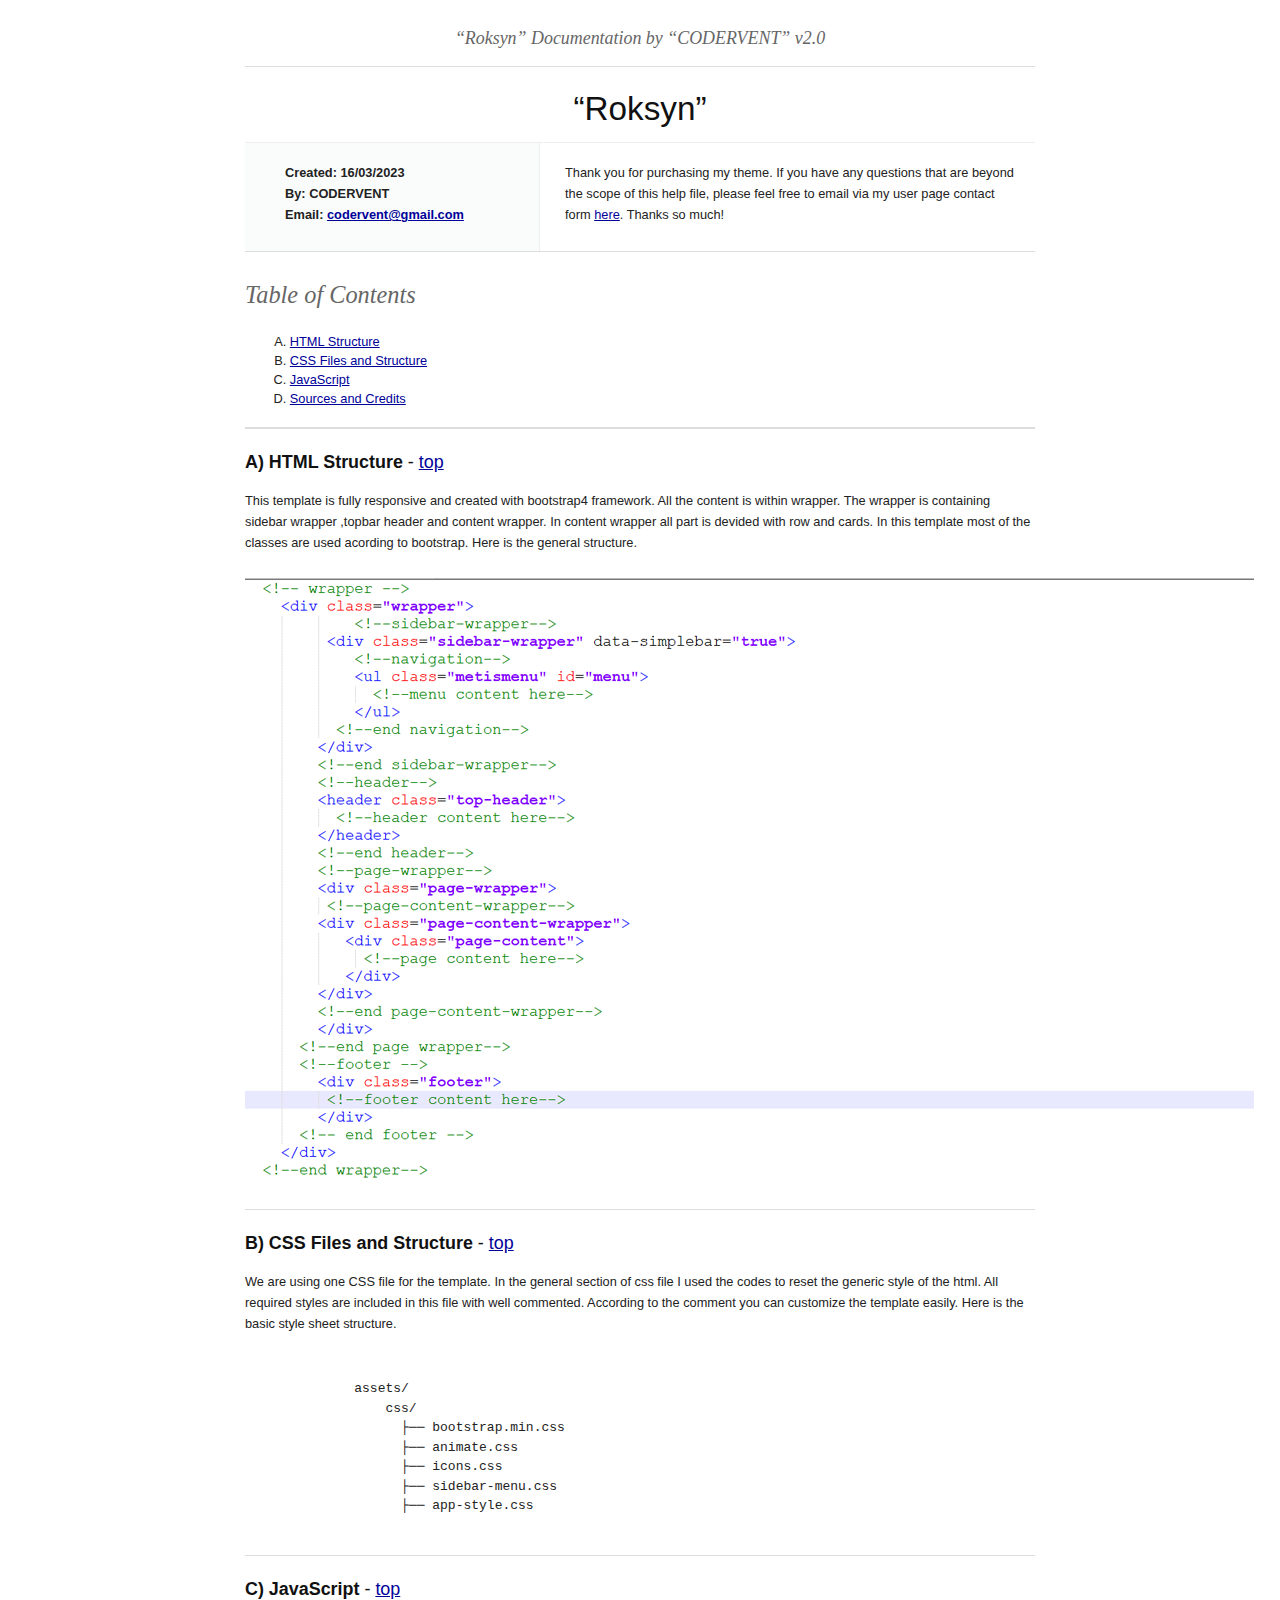
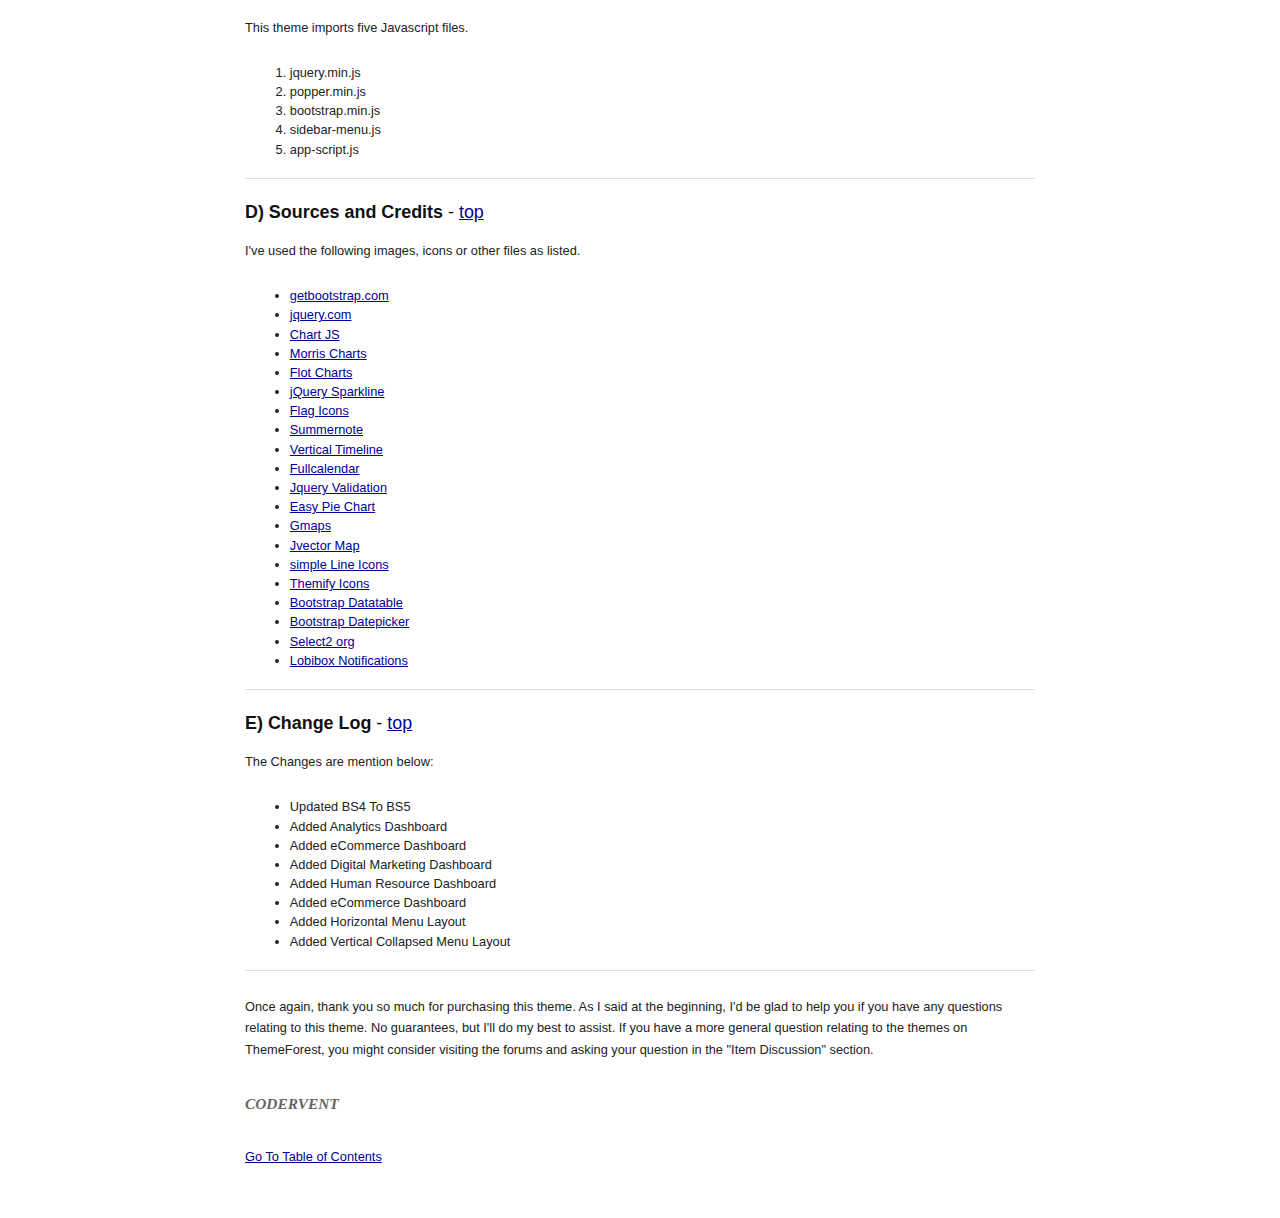
<file: main-files/documentation/index.html>
<!DOCTYPE HTML PUBLIC "-//W3C//DTD HTML 4.01//EN" "http://www.w3.org/TR/html4/strict.dtd">
<head lang="en">
	<meta http-equiv="content-type" content="text/html;charset=utf-8">
	<title>Roksyn - Bootstrap 5 Admin Template</title>
	<!--favicon-->
    <link rel="icon" href="assets/images/favicon.ico" type="image/x-icon">
	<!-- Framework CSS -->
	<link rel="stylesheet" href="assets/blueprint-css/screen.css" type="text/css" media="screen, projection">
	<link rel="stylesheet" href="assets/blueprint-css/print.css" type="text/css" media="print">
	<!--[if lt IE 8]><link rel="stylesheet" href="assets/blueprint-css/ie.css" type="text/css" media="screen, projection"><![endif]-->
	<link rel="stylesheet" href="assets/blueprint-css/plugins/fancy-type/screen.css" type="text/css" media="screen, projection">
	<style type="text/css" media="screen">
		p, table, hr, .box { margin-bottom:25px; }
		.box p { margin-bottom:10px; }
	</style>
</head>


<body>
	<div class="container">
	
		<h3 class="center alt">&ldquo;Roksyn&rdquo; Documentation by &ldquo;CODERVENT&rdquo; v2.0</h3>
		<hr>
		<h1 class="center">&ldquo;Roksyn&rdquo;</h1>
		
		<div class="borderTop">
			<div class="span-6 colborder info prepend-1">
				<p class="prepend-top">
					<strong>
					Created: 16/03/2023<br>
					By: CODERVENT<br>
					Email: <a href="mailto:codervent@gmail.com">codervent@gmail.com</a>
					</strong>
				</p>
			</div><!-- end div .span-6 -->		
	
			<div class="span-12 last">
				<p class="prepend-top append-0">Thank you for purchasing my theme. If you have any questions that are beyond the scope of this help file, please feel free to email via my user page contact form <a href="http://themeforest.net/user/codervent">here</a>. Thanks so much!</p>
			</div>
		</div><!-- end div .borderTop -->
		
		<hr>
		
		<h2 id="toc" class="alt">Table of Contents</h2>
		<ol class="alpha">
			<li><a href="#htmlStructure">HTML Structure</a></li>
			<li><a href="#cssFiles">CSS Files and Structure</a></li>
			<li><a href="#javascript">JavaScript</a></li>
			<li><a href="#credits">Sources and Credits</a></li>
		</ol>
		
		<hr>
		
		<h3 id="htmlStructure"><strong>A) HTML Structure</strong> - <a href="#toc">top</a></h3>
		<p>This template is fully responsive and created with bootstrap4 framework. All the content is within wrapper. The wrapper is containing sidebar wrapper ,topbar header and content wrapper. In content wrapper all part is devided with row and cards. In this template most of the classes are used acording to bootstrap. Here is the general structure.</p>
		
		<img src="assets/images/htmlstructure.png" alt="HTML Structure"/>
		
		<hr>

		<h3 id="cssFiles"><strong>B) CSS Files and Structure</strong> - <a href="#toc">top</a></h3>

		<p>We are using one CSS file for the template. In the general section of css file I used the codes to reset the generic style of the html. All required styles are included in this file with well commented. According to the comment you can customize the template easily. Here is the basic style sheet structure.</p> 
		
		<pre>
		
	      assets/
		  css/
		    ├── bootstrap.min.css
		    ├── animate.css
		    ├── icons.css
		    ├── sidebar-menu.css
		    ├── app-style.css
        </pre>
		
		<hr>
		
		<h3 id="javascript"><strong>C) JavaScript</strong> - <a href="#toc">top</a></h3>
		<p>This theme imports five Javascript files.</p>
		 
		  <ol>
		   <li>jquery.min.js</li>
		   <li>popper.min.js</li>
		   <li>bootstrap.min.js</li>
		   <li>sidebar-menu.js</li>
		   <li>app-script.js</li>
		  </ol>
		  
		<hr>
		
		<h3 id="credits"><strong>D) Sources and Credits</strong> - <a href="#toc">top</a></h3>
		
		<p>I've used the following images, icons or other files as listed.</p>
		
		<ul>
			<li><a href="http://getbootstrap.com/" target="_blank">getbootstrap.com</a></li>
			<li><a href="http://jquery.com/" target="_blank">jquery.com</a></li>
			<li><a href="https://www.chartjs.org/" target="_blank">Chart JS</a></li>
			<li><a href="https://morrisjs.github.io/morris.js/" target="_blank">Morris Charts</a></li>
			<li><a href="https://www.flotcharts.org/" target="_blank">Flot Charts</a></li>
			<li><a href="https://omnipotent.net/jquery.sparkline/#s-about" target="_blank">jQuery Sparkline</a></li>
			<li><a href="http://flag-icon-css.lip.is/" target="_blank">Flag Icons</a></li>
			<li><a href="https://summernote.org/" target="_blank">Summernote</a></li>
			<li><a href="https://codyhouse.co/demo/vertical-timeline/index.html" target="_blank">Vertical Timeline</a></li>
			<li><a href="https://demos.creative-tim.com/fullcalendar/fullcalendar.html" target="_blank">Fullcalendar</a></li>
			<li><a href="https://jqueryvalidation.org/" target="_blank">Jquery Validation</a></li>
			<li><a href="https://rendro.github.io/easy-pie-chart/" target="_blank">Easy Pie Chart</a></li>
			<li><a href="https://hpneo.github.io/gmaps/" target="_blank">Gmaps</a></li>
			<li><a href="http://jvectormap.com/" target="_blank">Jvector Map</a></li>
			<li><a href="http://simplelineicons.com/" target="_blank">simple Line Icons</a></li>
			<li><a href="https://themify.me/themify-icons" target="_blank">Themify Icons</a></li>
			<li><a href="https://datatables.net/" target="_blank">Bootstrap Datatable</a></li>
			<li><a href="https://github.com/eternicode/bootstrap-datepicker" target="_blank">Bootstrap Datepicker</a></li>
			<li><a href="https://select2.org/" target="_blank">Select2 org</a></li>
			<li><a href="http://lobianijs.com/site/lobibox" target="_blank">Lobibox Notifications</a></li>
		</ul>
		
		<hr>
		
		<h3 id="credits"><strong>E) Change Log</strong> - <a href="#toc">top</a></h3>
		
		<p>The Changes are mention below:</p>
		
		<ul>
			<li>Updated BS4 To BS5</li>
			<li>Added Analytics Dashboard</li>
			<li>Added eCommerce Dashboard</li>
			<li>Added Digital Marketing Dashboard</li>
			<li>Added Human Resource Dashboard</li>
			<li>Added eCommerce Dashboard</li>
			<li>Added Horizontal Menu Layout</li>
			<li>Added Vertical Collapsed Menu Layout</li>
		</ul>
		
		<hr>
		
		
		
		<p>Once again, thank you so much for purchasing this theme. As I said at the beginning, I'd be glad to help you if you have any questions relating to this theme. No guarantees, but I'll do my best to assist. If you have a more general question relating to the themes on ThemeForest, you might consider visiting the forums and asking your question in the "Item Discussion" section.</p> 
		
		<p class="append-bottom alt large"><strong>CODERVENT</strong></p>
		<p><a href="#toc">Go To Table of Contents</a></p>
		
		<hr class="space">
	</div><!-- end div .container -->
</body>
</html>
</file>
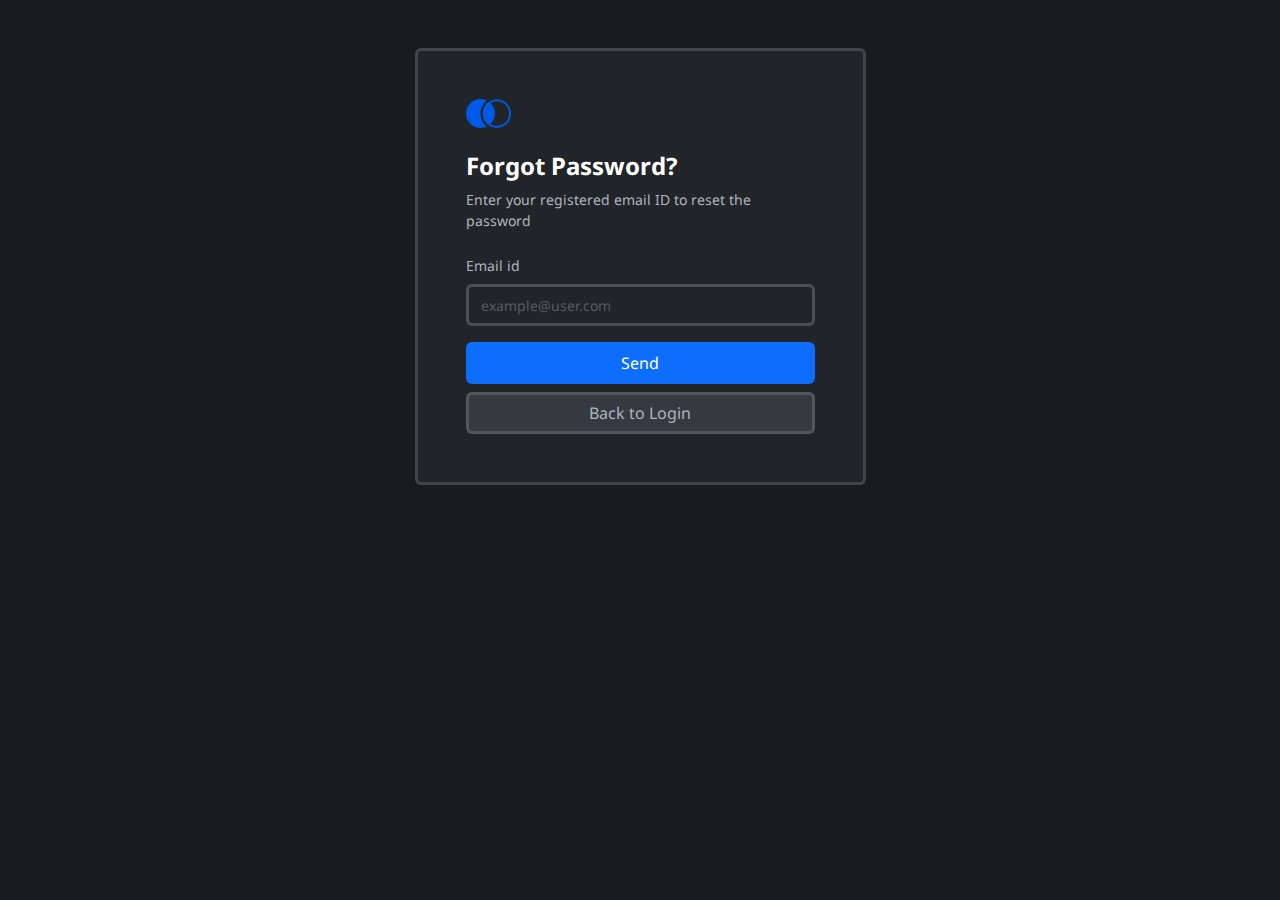
<file: main-files/roksyn/auth-basic-forgot-password.html>
<!doctype html>
<html lang="en" data-bs-theme="dark">
  <head>
    <meta charset="utf-8">
    <meta name="viewport" content="width=device-width, initial-scale=1">
    <title>Roksyn - Bootstrap 5 Admin Template</title>

    <!--plugins-->
    <link href="assets/plugins/perfect-scrollbar/css/perfect-scrollbar.css" rel="stylesheet">
    <link href="assets/plugins/metismenu/css/metisMenu.min.css" rel="stylesheet">
    <link href="assets/plugins/simplebar/css/simplebar.css" rel="stylesheet">
    <!--Styles-->
    <link href="assets/css/bootstrap.min.css" rel="stylesheet">
    <link rel="stylesheet" href="https://cdn.jsdelivr.net/npm/bootstrap-icons@1.10.3/font/bootstrap-icons.css">
    <link rel="stylesheet" href="assets/css/icons.css">

    <link href="https://fonts.googleapis.com/css2?family=Noto+Sans:wght@300;400;500;600&display=swap" rel="stylesheet">
    <link href="assets/css/main.css" rel="stylesheet">
    <link href="assets/css/dark-theme.css" rel="stylesheet">
     
  </head>
  <body>


    <!--authentication-->

     <div class="container my-5">
        <div class="row">
           <div class="col-12 col-md-8 col-lg-6 col-xl-5 col-xxl-4 mx-auto">
            <div class="card border-3">
              <div class="card-body p-5">
                  <img src="assets/images/logo-icon.png" class="mb-4" width="45" alt="">
                  <h4 class="fw-bold">Forgot Password?</h4>
                  <p class="mb-0">Enter your registered email ID to reset the password</p>

                  <div class="form-body mt-4">
										<form class="row g-3">
											<div class="col-12">
												<label class="form-label">Email id</label>
												<input type="text" class="form-control" placeholder="example@user.com">
											</div>
											<div class="col-12">
												<div class="d-grid gap-2">
                          <button type="button" class="btn btn-primary">Send</button>
                           <a href="auth-basic-login.html" class="btn btn-light">Back to Login</a>
                        </div>
											</div>
										</form>
									</div>

              </div>
            </div>
           </div>
        </div><!--end row-->
     </div>
      
    <!--authentication-->




    <!--plugins-->
    <script src="assets/js/jquery.min.js"></script>

    <script>
      $(document).ready(function () {
        $("#show_hide_password a").on('click', function (event) {
          event.preventDefault();
          if ($('#show_hide_password input').attr("type") == "text") {
            $('#show_hide_password input').attr('type', 'password');
            $('#show_hide_password i').addClass("bi-eye-slash-fill");
            $('#show_hide_password i').removeClass("bi-eye-fill");
          } else if ($('#show_hide_password input').attr("type") == "password") {
            $('#show_hide_password input').attr('type', 'text');
            $('#show_hide_password i').removeClass("bi-eye-slash-fill");
            $('#show_hide_password i').addClass("bi-eye-fill");
          }
        });
      });
    </script>
  
  </body>
</html>
</file>
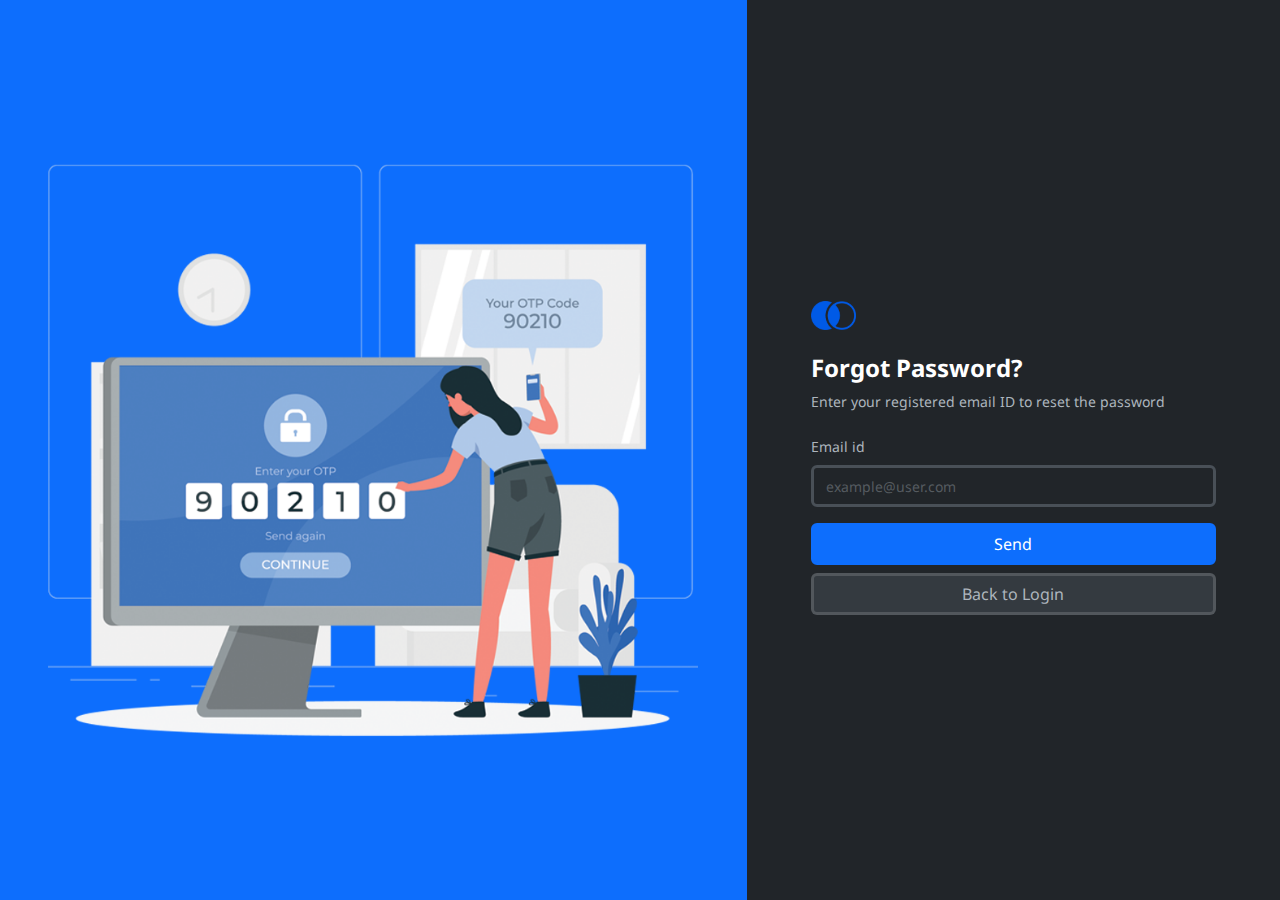
<file: main-files/roksyn/auth-cover-forgot-password.html>
<!doctype html>
<html lang="en" data-bs-theme="dark">

<head>
  <meta charset="utf-8">
  <meta name="viewport" content="width=device-width, initial-scale=1">
  <title>Roksyn - Bootstrap 5 Admin Template</title>

  <!--plugins-->
  <link href="assets/plugins/perfect-scrollbar/css/perfect-scrollbar.css" rel="stylesheet">
  <link href="assets/plugins/metismenu/css/metisMenu.min.css" rel="stylesheet">
  <link href="assets/plugins/simplebar/css/simplebar.css" rel="stylesheet">
  <!--Styles-->
  <link href="assets/css/bootstrap.min.css" rel="stylesheet">
  <link rel="stylesheet" href="https://cdn.jsdelivr.net/npm/bootstrap-icons@1.10.3/font/bootstrap-icons.css">
  <link rel="stylesheet" href="assets/css/icons.css">

  <link href="https://fonts.googleapis.com/css2?family=Noto+Sans:wght@300;400;500;600&display=swap" rel="stylesheet">
  <link href="assets/css/main.css" rel="stylesheet">
  <link href="assets/css/dark-theme.css" rel="stylesheet">

</head>

<body>


  <!--authentication-->

  <div class="section-authentication-cover">
    <div class="">
      <div class="row g-0">

        <div class="col-12 col-xl-7 col-xxl-8 auth-cover-left align-items-center justify-content-center d-none d-xl-flex bg-primary">

          <div class="card rounded-0 mb-0 border-0 bg-transparent">
            <div class="card-body">
              <img src="assets/images/boxed-forgot-password.png" class="img-fluid auth-img-cover-login" width="650"
                alt="">
            </div>
          </div>

        </div>

        <div class="col-12 col-xl-5 col-xxl-4 auth-cover-right align-items-center justify-content-center">
          <div class="card rounded-0 m-3 mb-0 border-0">
            <div class="card-body p-sm-5">
              <img src="assets/images/logo-icon.png" class="mb-4" width="45" alt="">
              <h4 class="fw-bold">Forgot Password?</h4>
              <p class="mb-0">Enter your registered email ID to reset the password</p>

              <div class="form-body mt-4">
                <form class="row g-3">
                  <div class="col-12">
                    <label class="form-label">Email id</label>
                    <input type="text" class="form-control border-3" placeholder="example@user.com">
                  </div>
                  <div class="col-12">
                    <div class="d-grid gap-2">
                      <button type="button" class="btn btn-primary border-3">Send</button>
                       <a href="auth-cover-login.html" class="btn btn-light border-3">Back to Login</a>
                    </div>
                  </div>
                </form>
              </div>

          </div>
          </div>
        </div>

      </div>
      <!--end row-->
    </div>
  </div>

  <!--authentication-->




  <!--plugins-->
  <script src="assets/js/jquery.min.js"></script>

  <script>
    $(document).ready(function () {
      $("#show_hide_password a").on('click', function (event) {
        event.preventDefault();
        if ($('#show_hide_password input').attr("type") == "text") {
          $('#show_hide_password input').attr('type', 'password');
          $('#show_hide_password i').addClass("bi-eye-slash-fill");
          $('#show_hide_password i').removeClass("bi-eye-fill");
        } else if ($('#show_hide_password input').attr("type") == "password") {
          $('#show_hide_password input').attr('type', 'text');
          $('#show_hide_password i').removeClass("bi-eye-slash-fill");
          $('#show_hide_password i').addClass("bi-eye-fill");
        }
      });
    });
  </script>

</body>

</html>
</file>
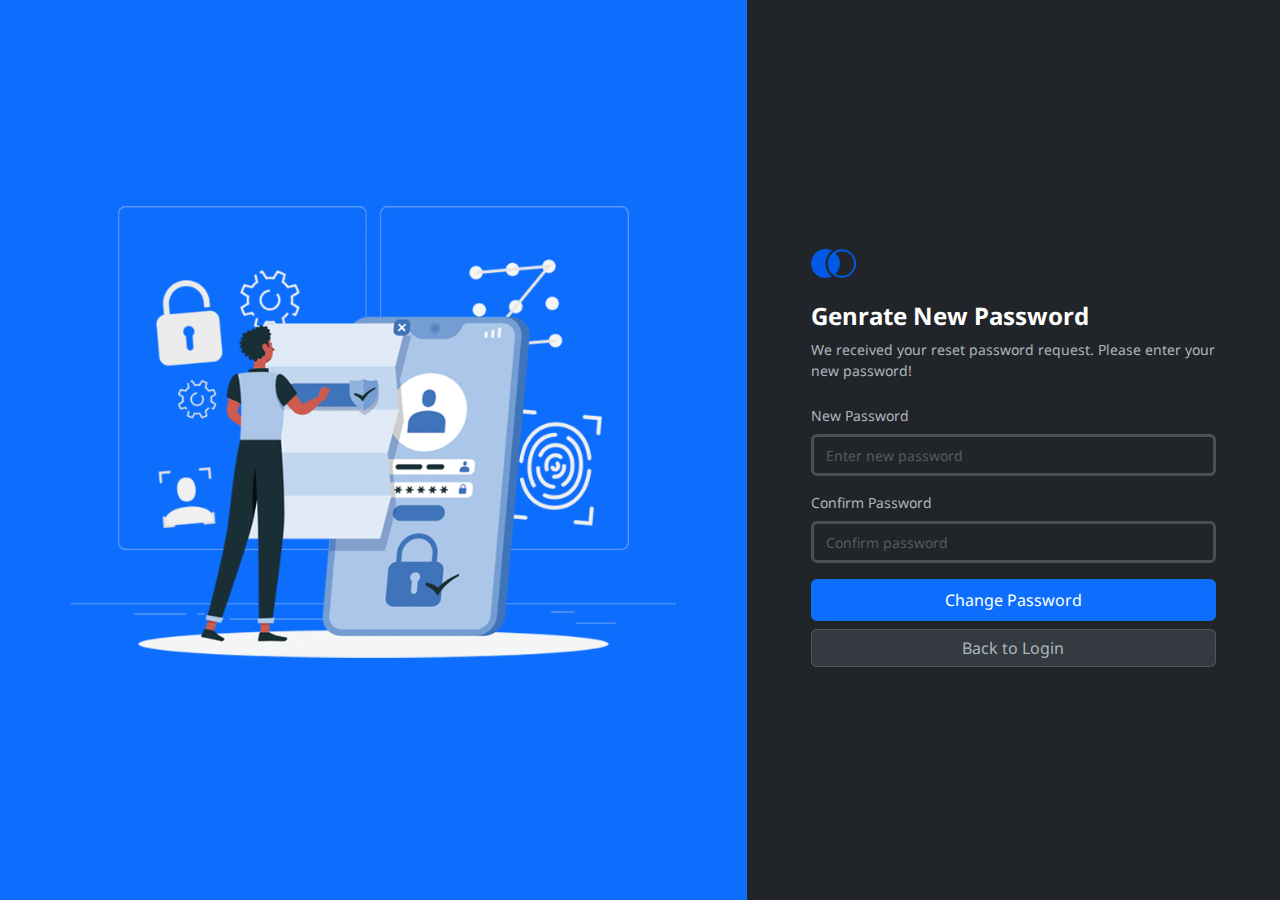
<file: main-files/roksyn/auth-cover-reset-password.html>
<!doctype html>
<html lang="en" data-bs-theme="dark">

<head>
  <meta charset="utf-8">
  <meta name="viewport" content="width=device-width, initial-scale=1">
  <title>Roksyn - Bootstrap 5 Admin Template</title>

  <!--plugins-->
  <link href="assets/plugins/perfect-scrollbar/css/perfect-scrollbar.css" rel="stylesheet">
  <link href="assets/plugins/metismenu/css/metisMenu.min.css" rel="stylesheet">
  <link href="assets/plugins/simplebar/css/simplebar.css" rel="stylesheet">
  <!--Styles-->
  <link href="assets/css/bootstrap.min.css" rel="stylesheet">
  <link rel="stylesheet" href="https://cdn.jsdelivr.net/npm/bootstrap-icons@1.10.3/font/bootstrap-icons.css">
  <link rel="stylesheet" href="assets/css/icons.css">

  <link href="https://fonts.googleapis.com/css2?family=Noto+Sans:wght@300;400;500;600&display=swap" rel="stylesheet">
  <link href="assets/css/main.css" rel="stylesheet">
  <link href="assets/css/dark-theme.css" rel="stylesheet">

</head>

<body>


  <!--authentication-->

  <div class="section-authentication-cover">
    <div class="">
      <div class="row g-0">

        <div class="col-12 col-xl-7 col-xxl-8 auth-cover-left align-items-center justify-content-center d-none d-xl-flex bg-primary">

          <div class="card rounded-0 mb-0 border-0 bg-transparent">
            <div class="card-body">
              <img src="assets/images/boxed-reset-password.png" class="img-fluid auth-img-cover-login" width="650"
                alt="">
            </div>
          </div>

        </div>

        <div class="col-12 col-xl-5 col-xxl-4 auth-cover-right align-items-center justify-content-center">
          <div class="card rounded-0 m-3 mb-0 border-0">
            <div class="card-body p-5">
              <img src="assets/images/logo-icon.png" class="mb-4" width="45" alt="">
              <h4 class="fw-bold">Genrate New Password</h4>
              <p class="mb-0">We received your reset password request. Please enter your new password!</p>
              <div class="form-body mt-4">
                <form class="row g-3">
                  <div class="col-12">
                    <label class="form-label" for="NewPassword">New Password</label>
                    <input type="text" class="form-control border-3" id="NewPassword" placeholder="Enter new password">
                  </div>
                  <div class="col-12">
                    <label class="form-label" for="ConfirmPassword">Confirm Password</label>
                    <input type="text" class="form-control border-3" id="ConfirmPassword" placeholder="Confirm password">
                  </div>
                  <div class="col-12">
                    <div class="d-grid gap-2">
                      <button type="button" class="btn btn-primary border-3">Change Password</button>
                       <a href="auth-cover-login.html" class="btn btn-light">Back to Login</a>
                    </div>
                  </div>
                </form>
              </div>
    
          </div>
          </div>
        </div>

      </div>
      <!--end row-->
    </div>
  </div>

  <!--authentication-->




  <!--plugins-->
  <script src="assets/js/jquery.min.js"></script>

  <script>
    $(document).ready(function () {
      $("#show_hide_password a").on('click', function (event) {
        event.preventDefault();
        if ($('#show_hide_password input').attr("type") == "text") {
          $('#show_hide_password input').attr('type', 'password');
          $('#show_hide_password i').addClass("bi-eye-slash-fill");
          $('#show_hide_password i').removeClass("bi-eye-fill");
        } else if ($('#show_hide_password input').attr("type") == "password") {
          $('#show_hide_password input').attr('type', 'text');
          $('#show_hide_password i').removeClass("bi-eye-slash-fill");
          $('#show_hide_password i').addClass("bi-eye-fill");
        }
      });
    });
  </script>

</body>

</html>
</file>
<file: ATM-Project/documentation/assets/blueprint-css/screen.css>
/* -----------------------------------------------------------------------


 Blueprint CSS Framework 0.9
 http://blueprintcss.org

   * Copyright (c) 2007-Present. See LICENSE for more info.
   * See README for instructions on how to use Blueprint.
   * For credits and origins, see AUTHORS.
   * This is a compressed file. See the sources in the 'src' directory.

----------------------------------------------------------------------- */

/* reset.css */
html, body, div, span, object, iframe, h1, h2, h3, h4, h5, h6, p, blockquote, pre, a, abbr, acronym, address, code, del, dfn, em, img, q, dl, dt, dd, ol, ul, li, fieldset, form, label, legend, table, caption, tbody, tfoot, thead, tr, th, td {margin:0;padding:0;border:0;font-weight:inherit;font-style:inherit;font-size:100%;font-family:inherit;vertical-align:baseline;}
body {line-height:1.5;}
table {border-collapse:separate;border-spacing:0;}
caption, th, td {text-align:left;font-weight:normal;}
table, td, th {vertical-align:middle;}
blockquote:before, blockquote:after, q:before, q:after {content:"";}
blockquote, q {quotes:"" "";}
a img {border:none;}

/* custom.css */
.info { background:#fafcfc; }
.borderTop { border-top: 1px solid #eee;}
.append-0 {padding-right:20px;}

/* typography.css */
body {font-size:80%;color:#222;background:#fff;font-family:"Helvetica Neue", Arial, Helvetica, sans-serif;padding-top:30px;}
h1, h2, h3, h4, h5, h6 {font-weight:normal;color:#111;}
h1 {font-size:2.6em;line-height:1;margin-bottom:0.5em;}
h2 {font-size:1.9em;margin-bottom:0.75em;}
h3 {font-size:1.4em;line-height:1;margin-bottom:1em;}
h4 {font-size:1.1em;line-height:1.25;margin-bottom:1.25em;}
h5 {font-size:1em;font-weight:bold;margin-bottom:1.5em;}
h6 {font-size:1em;font-weight:bold;}
h1 img, h2 img, h3 img, h4 img, h5 img, h6 img {margin:0;}
p {margin:0 0 1.5em;line-height:1.65em;}
p img.left {float:left;margin:1.5em 1.5em 1.5em 0;padding:0;}
p img.right {float:right;margin:1.5em 0 1.5em 1.5em;}
a:focus, a:hover {color:#000;}
a {color:#009;text-decoration:underline;}
blockquote {margin:1.5em;color:#666;font-style:italic;}
strong {font-weight:bold;}
em, dfn {font-style:italic;}
dfn {font-weight:bold;}
sup, sub {line-height:0;}
abbr, acronym {border-bottom:1px dotted #666;}
address {margin:0 0 1.5em;font-style:italic;}
del {color:#666;}
pre {margin:1.5em 0;white-space:pre;}
pre, code, tt {font:13px 'andale mono', 'lucida console', monospace;line-height:1.5;}
li ul, li ol {margin:0 1.5em;}
ul, ol {margin:0 1.5em 1.5em 3.5em;}
ul {list-style-type:disc;}
ol {list-style-type:decimal;}
ol.alpha {list-style:upper-alpha;}
dl {margin:0 0 1.5em 0;}
dl dt {font-weight:bold;}
dd {margin-left:1.5em;}
table {margin-bottom:1.4em;width:100%;}
th {font-weight:bold;}
thead th {background:#c3d9ff;}
th, td, caption {padding:4px 10px 4px 5px;}
tr.even td {background:#e5ecf9;}
tfoot {font-style:italic;}
caption {background:#eee;}
.small {font-size:.85em;margin-bottom:1.875em;line-height:1.875em;}
.large {font-size:1.2em;line-height:2.5em;margin-bottom:1.25em;}
.hide {display:none;}
.quiet {color:#666;}
.loud {color:#000;}
.highlight {background:#ff0;}
.added {background:#060;color:#fff;}
.removed {background:#900;color:#fff;}
.first {margin-left:0;padding-left:0;}
.last {margin-right:0;padding-right:0;}
.top {margin-top:0;padding-top:0;}
.bottom {margin-bottom:0;padding-bottom:0;}
.center {text-align:center;}

/* forms.css */
label {font-weight:bold;}
fieldset {padding:1.4em;margin:0 0 1.5em 0;border:1px solid #ccc;}
legend {font-weight:bold;font-size:1.2em;}
input[type=text], input[type=password], input.text, input.title, textarea, select {background-color:#fff;border:1px solid #bbb;}
input[type=text]:focus, input[type=password]:focus, input.text:focus, input.title:focus, textarea:focus, select:focus {border-color:#666;}
input[type=text], input[type=password], input.text, input.title, textarea, select {margin:0.5em 0;}
input.text, input.title {width:300px;padding:5px;}
input.title {font-size:1.5em;}
textarea {width:390px;height:250px;padding:5px;}
input[type=checkbox], input[type=radio], input.checkbox, input.radio {position:relative;top:.25em;}
form.inline {line-height:3;}
form.inline p {margin-bottom:0;}
.error, .notice, .success {padding:.8em;margin-bottom:1em;border:2px solid #ddd;}
.error {background:#FBE3E4;color:#8a1f11;border-color:#FBC2C4;}
.notice {background:#FFF6BF;color:#514721;border-color:#FFD324;}
.success {background:#E6EFC2;color:#264409;border-color:#C6D880;}
.error a {color:#8a1f11;}
.notice a {color:#514721;}
.success a {color:#264409;}

/* grid.css */
.container {width:790px;margin:0 auto;}
.showgrid {background:url(src/grid.png);}
.column, div.span-1, div.span-2, div.span-3, div.span-4, div.span-5, div.span-6, div.span-7, div.span-8, div.span-9, div.span-10, div.span-11, div.span-12, div.span-13, div.span-14, div.span-15, div.span-16, div.span-17, div.span-18, div.span-19, div.span-20, div.span-21, div.span-22, div.span-23, div.span-24 {float:left;margin-right:10px;}
.last, div.last {margin-right:0;}
.span-1 {width:30px;}
.span-2 {width:70px;}
.span-3 {width:110px;}
.span-4 {width:150px;}
.span-5 {width:190px;}
.span-6 {width:230px;}
.span-7 {width:270px;}
.span-8 {width:310px;}
.span-9 {width:350px;}
.span-10 {width:390px;}
.span-11 {width:430px;}
.span-12 {width:470px;}
.span-13 {width:510px;}
.span-14 {width:550px;}
.span-15 {width:590px;}
.span-16 {width:630px;}
.span-17 {width:670px;}
.span-18 {width:710px;}
.span-19 {width:750px;}
.span-20 {width:790px;}
.span-21 {width:830px;}
.span-22 {width:870px;}
.span-23 {width:910px;}
.span-24, div.span-24 {width:950px;margin:0;}
input.span-1, textarea.span-1, input.span-2, textarea.span-2, input.span-3, textarea.span-3, input.span-4, textarea.span-4, input.span-5, textarea.span-5, input.span-6, textarea.span-6, input.span-7, textarea.span-7, input.span-8, textarea.span-8, input.span-9, textarea.span-9, input.span-10, textarea.span-10, input.span-11, textarea.span-11, input.span-12, textarea.span-12, input.span-13, textarea.span-13, input.span-14, textarea.span-14, input.span-15, textarea.span-15, input.span-16, textarea.span-16, input.span-17, textarea.span-17, input.span-18, textarea.span-18, input.span-19, textarea.span-19, input.span-20, textarea.span-20, input.span-21, textarea.span-21, input.span-22, textarea.span-22, input.span-23, textarea.span-23, input.span-24, textarea.span-24 {border-left-width:1px!important;border-right-width:1px!important;padding-left:5px!important;padding-right:5px!important;}
input.span-1, textarea.span-1 {width:18px!important;}
input.span-2, textarea.span-2 {width:58px!important;}
input.span-3, textarea.span-3 {width:98px!important;}
input.span-4, textarea.span-4 {width:138px!important;}
input.span-5, textarea.span-5 {width:178px!important;}
input.span-6, textarea.span-6 {width:218px!important;}
input.span-7, textarea.span-7 {width:258px!important;}
input.span-8, textarea.span-8 {width:298px!important;}
input.span-9, textarea.span-9 {width:338px!important;}
input.span-10, textarea.span-10 {width:378px!important;}
input.span-11, textarea.span-11 {width:418px!important;}
input.span-12, textarea.span-12 {width:458px!important;}
input.span-13, textarea.span-13 {width:498px!important;}
input.span-14, textarea.span-14 {width:538px!important;}
input.span-15, textarea.span-15 {width:578px!important;}
input.span-16, textarea.span-16 {width:618px!important;}
input.span-17, textarea.span-17 {width:658px!important;}
input.span-18, textarea.span-18 {width:698px!important;}
input.span-19, textarea.span-19 {width:738px!important;}
input.span-20, textarea.span-20 {width:778px!important;}
input.span-21, textarea.span-21 {width:818px!important;}
input.span-22, textarea.span-22 {width:858px!important;}
input.span-23, textarea.span-23 {width:898px!important;}
input.span-24, textarea.span-24 {width:938px!important;}
.append-1 {padding-right:40px;}
.append-2 {padding-right:80px;}
.append-3 {padding-right:120px;}
.append-4 {padding-right:160px;}
.append-5 {padding-right:200px;}
.append-6 {padding-right:240px;}
.append-7 {padding-right:280px;}
.append-8 {padding-right:320px;}
.append-9 {padding-right:360px;}
.append-10 {padding-right:400px;}
.append-11 {padding-right:440px;}
.append-12 {padding-right:480px;}
.append-13 {padding-right:520px;}
.append-14 {padding-right:560px;}
.append-15 {padding-right:600px;}
.append-16 {padding-right:640px;}
.append-17 {padding-right:680px;}
.append-18 {padding-right:720px;}
.append-19 {padding-right:760px;}
.append-20 {padding-right:800px;}
.append-21 {padding-right:840px;}
.append-22 {padding-right:880px;}
.append-23 {padding-right:920px;}
.prepend-1 {padding-left:40px;}
.prepend-2 {padding-left:80px;}
.prepend-3 {padding-left:120px;}
.prepend-4 {padding-left:160px;}
.prepend-5 {padding-left:200px;}
.prepend-6 {padding-left:240px;}
.prepend-7 {padding-left:280px;}
.prepend-8 {padding-left:320px;}
.prepend-9 {padding-left:360px;}
.prepend-10 {padding-left:400px;}
.prepend-11 {padding-left:440px;}
.prepend-12 {padding-left:480px;}
.prepend-13 {padding-left:520px;}
.prepend-14 {padding-left:560px;}
.prepend-15 {padding-left:600px;}
.prepend-16 {padding-left:640px;}
.prepend-17 {padding-left:680px;}
.prepend-18 {padding-left:720px;}
.prepend-19 {padding-left:760px;}
.prepend-20 {padding-left:800px;}
.prepend-21 {padding-left:840px;}
.prepend-22 {padding-left:880px;}
.prepend-23 {padding-left:920px;}
div.border {padding-right:4px;margin-right:5px;border-right:1px solid #eee;}
div.colborder {padding-right:24px;margin-right:25px;border-right:1px solid #eee;}
div.colborderTop {border-top:1px solid #eee;}
.pull-1 {margin-left:-40px;}
.pull-2 {margin-left:-80px;}
.pull-3 {margin-left:-120px;}
.pull-4 {margin-left:-160px;}
.pull-5 {margin-left:-200px;}
.pull-6 {margin-left:-240px;}
.pull-7 {margin-left:-280px;}
.pull-8 {margin-left:-320px;}
.pull-9 {margin-left:-360px;}
.pull-10 {margin-left:-400px;}
.pull-11 {margin-left:-440px;}
.pull-12 {margin-left:-480px;}
.pull-13 {margin-left:-520px;}
.pull-14 {margin-left:-560px;}
.pull-15 {margin-left:-600px;}
.pull-16 {margin-left:-640px;}
.pull-17 {margin-left:-680px;}
.pull-18 {margin-left:-720px;}
.pull-19 {margin-left:-760px;}
.pull-20 {margin-left:-800px;}
.pull-21 {margin-left:-840px;}
.pull-22 {margin-left:-880px;}
.pull-23 {margin-left:-920px;}
.pull-24 {margin-left:-960px;}
.pull-1, .pull-2, .pull-3, .pull-4, .pull-5, .pull-6, .pull-7, .pull-8, .pull-9, .pull-10, .pull-11, .pull-12, .pull-13, .pull-14, .pull-15, .pull-16, .pull-17, .pull-18, .pull-19, .pull-20, .pull-21, .pull-22, .pull-23, .pull-24 {float:left;position:relative;}
.push-1 {margin:0 -40px 1.5em 40px;}
.push-2 {margin:0 -80px 1.5em 80px;}
.push-3 {margin:0 -120px 1.5em 120px;}
.push-4 {margin:0 -160px 1.5em 160px;}
.push-5 {margin:0 -200px 1.5em 200px;}
.push-6 {margin:0 -240px 1.5em 240px;}
.push-7 {margin:0 -280px 1.5em 280px;}
.push-8 {margin:0 -320px 1.5em 320px;}
.push-9 {margin:0 -360px 1.5em 360px;}
.push-10 {margin:0 -400px 1.5em 400px;}
.push-11 {margin:0 -440px 1.5em 440px;}
.push-12 {margin:0 -480px 1.5em 480px;}
.push-13 {margin:0 -520px 1.5em 520px;}
.push-14 {margin:0 -560px 1.5em 560px;}
.push-15 {margin:0 -600px 1.5em 600px;}
.push-16 {margin:0 -640px 1.5em 640px;}
.push-17 {margin:0 -680px 1.5em 680px;}
.push-18 {margin:0 -720px 1.5em 720px;}
.push-19 {margin:0 -760px 1.5em 760px;}
.push-20 {margin:0 -800px 1.5em 800px;}
.push-21 {margin:0 -840px 1.5em 840px;}
.push-22 {margin:0 -880px 1.5em 880px;}
.push-23 {margin:0 -920px 1.5em 920px;}
.push-24 {margin:0 -960px 1.5em 960px;}
.push-1, .push-2, .push-3, .push-4, .push-5, .push-6, .push-7, .push-8, .push-9, .push-10, .push-11, .push-12, .push-13, .push-14, .push-15, .push-16, .push-17, .push-18, .push-19, .push-20, .push-21, .push-22, .push-23, .push-24 {float:right;position:relative;}
.prepend-top {margin-top:1.5em;}
.append-bottom {margin-bottom:1.5em;}
.box {padding:1.5em;margin-bottom:1.5em;background:#E5ECF9;}
hr {background:#ddd;color:#ddd;clear:both;float:none;width:100%;height:.1em;margin:0 0 1.45em;border:none;}
hr.space {background:#fff;color:#fff;}
.clearfix:after, .container:after {content:"\0020";display:block;height:0;clear:both;visibility:hidden;overflow:hidden;}
.clearfix, .container {display:block;}
.clear {clear:both;}
</file>
<file: ATM-Project/documentation/assets/blueprint-css/print.css>
/* -----------------------------------------------------------------------


 Blueprint CSS Framework 0.9
 http://blueprintcss.org

   * Copyright (c) 2007-Present. See LICENSE for more info.
   * See README for instructions on how to use Blueprint.
   * For credits and origins, see AUTHORS.
   * This is a compressed file. See the sources in the 'src' directory.

----------------------------------------------------------------------- */

/* print.css */
body {line-height:1.5;font-family:"Helvetica Neue", Arial, Helvetica, sans-serif;color:#000;background:none;font-size:10pt;}
.container {background:none;}
hr {background:#ccc;color:#ccc;width:100%;height:2px;margin:2em 0;padding:0;border:none;}
hr.space {background:#fff;color:#fff;}
h1, h2, h3, h4, h5, h6 {font-family:"Helvetica Neue", Arial, "Lucida Grande", sans-serif;}
code {font:.9em "Courier New", Monaco, Courier, monospace;}
img {float:left;margin:1.5em 1.5em 1.5em 0;}
a img {border:none;}
p img.top {margin-top:0;}
blockquote {margin:1.5em;padding:1em;font-style:italic;font-size:.9em;}
.small {font-size:.9em;}
.large {font-size:1.1em;}
.quiet {color:#999;}
.hide {display:none;}
a:link, a:visited {background:transparent;font-weight:700;text-decoration:underline;}
a:link:after, a:visited:after {content:" (" attr(href) ")";font-size:90%;}
</file>
<file: ATM-Project/documentation/assets/blueprint-css/ie.css>
/* -----------------------------------------------------------------------


 Blueprint CSS Framework 0.9
 http://blueprintcss.org

   * Copyright (c) 2007-Present. See LICENSE for more info.
   * See README for instructions on how to use Blueprint.
   * For credits and origins, see AUTHORS.
   * This is a compressed file. See the sources in the 'src' directory.

----------------------------------------------------------------------- */

/* ie.css */
body {text-align:center;}
.container {text-align:left;}
* html .column, * html div.span-1, * html div.span-2, * html div.span-3, * html div.span-4, * html div.span-5, * html div.span-6, * html div.span-7, * html div.span-8, * html div.span-9, * html div.span-10, * html div.span-11, * html div.span-12, * html div.span-13, * html div.span-14, * html div.span-15, * html div.span-16, * html div.span-17, * html div.span-18, * html div.span-19, * html div.span-20, * html div.span-21, * html div.span-22, * html div.span-23, * html div.span-24 {overflow-x:hidden;}
* html legend {margin:0px -8px 16px 0;padding:0;}
ol {margin-left:2em;}
sup {vertical-align:text-top;}
sub {vertical-align:text-bottom;}
html>body p code {*white-space:normal;}
hr {margin:-8px auto 11px;}
img {-ms-interpolation-mode:bicubic;}
.clearfix, .container {display:inline-block;}
* html .clearfix, * html .container {height:1%;}
fieldset {padding-top:0;}
input.text, input.title {background-color:#fff;border:1px solid #bbb;}
input.text:focus, input.title:focus {border-color:#666;}
input.text, input.title, textarea, select {margin:0.5em 0;}
input.checkbox, input.radio {position:relative;top:.25em;}
form.inline div, form.inline p {vertical-align:middle;}
form.inline label {position:relative;top:-0.25em;}
form.inline input.checkbox, form.inline input.radio, form.inline input.button, form.inline button {margin:0.5em 0;}
button, input.button {position:relative;top:0.25em;}
</file>
<file: ATM-Project/documentation/assets/blueprint-css/plugins/fancy-type/screen.css>
/* -------------------------------------------------------------- 
  
   fancy-type.css
   * Lots of pretty advanced classes for manipulating text.
   
   See the Readme file in this folder for additional instructions.

-------------------------------------------------------------- */

/* Indentation instead of line shifts for sibling paragraphs. */
   /* p + p { text-indent:2em; margin-top:-1.5em; } */
   form p + p  { text-indent: 0; } /* Don't want this in forms. */
   

/* For great looking type, use this code instead of asdf: 
   <span class="alt">asdf</span>  
   Best used on prepositions and ampersands. */
  
.alt { 
  color: #666; 
  font-family: "Warnock Pro", "Goudy Old Style","Palatino","Book Antiqua", Georgia, serif; 
  font-style: italic;
  font-weight: normal;
}


/* For great looking quote marks in titles, replace "asdf" with:
   <span class="dquo">&#8220;</span>asdf&#8221;
   (That is, when the title starts with a quote mark). 
   (You may have to change this value depending on your font size). */  
   
.dquo { margin-left: -.5em; } 


/* Reduced size type with incremental leading
   (http://www.markboulton.co.uk/journal/comments/incremental_leading/)

   This could be used for side notes. For smaller type, you don't necessarily want to 
   follow the 1.5x vertical rhythm -- the line-height is too much. 
   
   Using this class, it reduces your font size and line-height so that for 
   every four lines of normal sized type, there is five lines of the sidenote. eg:

   New type size in em's:
     10px (wanted side note size) / 12px (existing base size) = 0.8333 (new type size in ems)

   New line-height value:
     12px x 1.5 = 18px (old line-height)
     18px x 4 = 72px 
     72px / 5 = 14.4px (new line height)
     14.4px / 10px = 1.44 (new line height in em's) */

p.incr, .incr p {
	font-size: 10px;
	line-height: 1.44em;  
	margin-bottom: 1.5em;
}


/* Surround uppercase words and abbreviations with this class.
   Based on work by Jørgen Arnor Gårdsø Lom [http://twistedintellect.com/] */
   
.caps { 
  font-variant: small-caps; 
  letter-spacing: 1px; 
  text-transform: lowercase; 
  font-size:1.2em;
  line-height:1%;
  font-weight:bold;
  padding:0 2px;
}
</file>
<file: main-files/documentation/assets/blueprint-css/screen.css>
/* -----------------------------------------------------------------------


 Blueprint CSS Framework 0.9
 http://blueprintcss.org

   * Copyright (c) 2007-Present. See LICENSE for more info.
   * See README for instructions on how to use Blueprint.
   * For credits and origins, see AUTHORS.
   * This is a compressed file. See the sources in the 'src' directory.

----------------------------------------------------------------------- */

/* reset.css */
html, body, div, span, object, iframe, h1, h2, h3, h4, h5, h6, p, blockquote, pre, a, abbr, acronym, address, code, del, dfn, em, img, q, dl, dt, dd, ol, ul, li, fieldset, form, label, legend, table, caption, tbody, tfoot, thead, tr, th, td {margin:0;padding:0;border:0;font-weight:inherit;font-style:inherit;font-size:100%;font-family:inherit;vertical-align:baseline;}
body {line-height:1.5;}
table {border-collapse:separate;border-spacing:0;}
caption, th, td {text-align:left;font-weight:normal;}
table, td, th {vertical-align:middle;}
blockquote:before, blockquote:after, q:before, q:after {content:"";}
blockquote, q {quotes:"" "";}
a img {border:none;}

/* custom.css */
.info { background:#fafcfc; }
.borderTop { border-top: 1px solid #eee;}
.append-0 {padding-right:20px;}

/* typography.css */
body {font-size:80%;color:#222;background:#fff;font-family:"Helvetica Neue", Arial, Helvetica, sans-serif;padding-top:30px;}
h1, h2, h3, h4, h5, h6 {font-weight:normal;color:#111;}
h1 {font-size:2.6em;line-height:1;margin-bottom:0.5em;}
h2 {font-size:1.9em;margin-bottom:0.75em;}
h3 {font-size:1.4em;line-height:1;margin-bottom:1em;}
h4 {font-size:1.1em;line-height:1.25;margin-bottom:1.25em;}
h5 {font-size:1em;font-weight:bold;margin-bottom:1.5em;}
h6 {font-size:1em;font-weight:bold;}
h1 img, h2 img, h3 img, h4 img, h5 img, h6 img {margin:0;}
p {margin:0 0 1.5em;line-height:1.65em;}
p img.left {float:left;margin:1.5em 1.5em 1.5em 0;padding:0;}
p img.right {float:right;margin:1.5em 0 1.5em 1.5em;}
a:focus, a:hover {color:#000;}
a {color:#009;text-decoration:underline;}
blockquote {margin:1.5em;color:#666;font-style:italic;}
strong {font-weight:bold;}
em, dfn {font-style:italic;}
dfn {font-weight:bold;}
sup, sub {line-height:0;}
abbr, acronym {border-bottom:1px dotted #666;}
address {margin:0 0 1.5em;font-style:italic;}
del {color:#666;}
pre {margin:1.5em 0;white-space:pre;}
pre, code, tt {font:13px 'andale mono', 'lucida console', monospace;line-height:1.5;}
li ul, li ol {margin:0 1.5em;}
ul, ol {margin:0 1.5em 1.5em 3.5em;}
ul {list-style-type:disc;}
ol {list-style-type:decimal;}
ol.alpha {list-style:upper-alpha;}
dl {margin:0 0 1.5em 0;}
dl dt {font-weight:bold;}
dd {margin-left:1.5em;}
table {margin-bottom:1.4em;width:100%;}
th {font-weight:bold;}
thead th {background:#c3d9ff;}
th, td, caption {padding:4px 10px 4px 5px;}
tr.even td {background:#e5ecf9;}
tfoot {font-style:italic;}
caption {background:#eee;}
.small {font-size:.85em;margin-bottom:1.875em;line-height:1.875em;}
.large {font-size:1.2em;line-height:2.5em;margin-bottom:1.25em;}
.hide {display:none;}
.quiet {color:#666;}
.loud {color:#000;}
.highlight {background:#ff0;}
.added {background:#060;color:#fff;}
.removed {background:#900;color:#fff;}
.first {margin-left:0;padding-left:0;}
.last {margin-right:0;padding-right:0;}
.top {margin-top:0;padding-top:0;}
.bottom {margin-bottom:0;padding-bottom:0;}
.center {text-align:center;}

/* forms.css */
label {font-weight:bold;}
fieldset {padding:1.4em;margin:0 0 1.5em 0;border:1px solid #ccc;}
legend {font-weight:bold;font-size:1.2em;}
input[type=text], input[type=password], input.text, input.title, textarea, select {background-color:#fff;border:1px solid #bbb;}
input[type=text]:focus, input[type=password]:focus, input.text:focus, input.title:focus, textarea:focus, select:focus {border-color:#666;}
input[type=text], input[type=password], input.text, input.title, textarea, select {margin:0.5em 0;}
input.text, input.title {width:300px;padding:5px;}
input.title {font-size:1.5em;}
textarea {width:390px;height:250px;padding:5px;}
input[type=checkbox], input[type=radio], input.checkbox, input.radio {position:relative;top:.25em;}
form.inline {line-height:3;}
form.inline p {margin-bottom:0;}
.error, .notice, .success {padding:.8em;margin-bottom:1em;border:2px solid #ddd;}
.error {background:#FBE3E4;color:#8a1f11;border-color:#FBC2C4;}
.notice {background:#FFF6BF;color:#514721;border-color:#FFD324;}
.success {background:#E6EFC2;color:#264409;border-color:#C6D880;}
.error a {color:#8a1f11;}
.notice a {color:#514721;}
.success a {color:#264409;}

/* grid.css */
.container {width:790px;margin:0 auto;}
.showgrid {background:url(src/grid.png);}
.column, div.span-1, div.span-2, div.span-3, div.span-4, div.span-5, div.span-6, div.span-7, div.span-8, div.span-9, div.span-10, div.span-11, div.span-12, div.span-13, div.span-14, div.span-15, div.span-16, div.span-17, div.span-18, div.span-19, div.span-20, div.span-21, div.span-22, div.span-23, div.span-24 {float:left;margin-right:10px;}
.last, div.last {margin-right:0;}
.span-1 {width:30px;}
.span-2 {width:70px;}
.span-3 {width:110px;}
.span-4 {width:150px;}
.span-5 {width:190px;}
.span-6 {width:230px;}
.span-7 {width:270px;}
.span-8 {width:310px;}
.span-9 {width:350px;}
.span-10 {width:390px;}
.span-11 {width:430px;}
.span-12 {width:470px;}
.span-13 {width:510px;}
.span-14 {width:550px;}
.span-15 {width:590px;}
.span-16 {width:630px;}
.span-17 {width:670px;}
.span-18 {width:710px;}
.span-19 {width:750px;}
.span-20 {width:790px;}
.span-21 {width:830px;}
.span-22 {width:870px;}
.span-23 {width:910px;}
.span-24, div.span-24 {width:950px;margin:0;}
input.span-1, textarea.span-1, input.span-2, textarea.span-2, input.span-3, textarea.span-3, input.span-4, textarea.span-4, input.span-5, textarea.span-5, input.span-6, textarea.span-6, input.span-7, textarea.span-7, input.span-8, textarea.span-8, input.span-9, textarea.span-9, input.span-10, textarea.span-10, input.span-11, textarea.span-11, input.span-12, textarea.span-12, input.span-13, textarea.span-13, input.span-14, textarea.span-14, input.span-15, textarea.span-15, input.span-16, textarea.span-16, input.span-17, textarea.span-17, input.span-18, textarea.span-18, input.span-19, textarea.span-19, input.span-20, textarea.span-20, input.span-21, textarea.span-21, input.span-22, textarea.span-22, input.span-23, textarea.span-23, input.span-24, textarea.span-24 {border-left-width:1px!important;border-right-width:1px!important;padding-left:5px!important;padding-right:5px!important;}
input.span-1, textarea.span-1 {width:18px!important;}
input.span-2, textarea.span-2 {width:58px!important;}
input.span-3, textarea.span-3 {width:98px!important;}
input.span-4, textarea.span-4 {width:138px!important;}
input.span-5, textarea.span-5 {width:178px!important;}
input.span-6, textarea.span-6 {width:218px!important;}
input.span-7, textarea.span-7 {width:258px!important;}
input.span-8, textarea.span-8 {width:298px!important;}
input.span-9, textarea.span-9 {width:338px!important;}
input.span-10, textarea.span-10 {width:378px!important;}
input.span-11, textarea.span-11 {width:418px!important;}
input.span-12, textarea.span-12 {width:458px!important;}
input.span-13, textarea.span-13 {width:498px!important;}
input.span-14, textarea.span-14 {width:538px!important;}
input.span-15, textarea.span-15 {width:578px!important;}
input.span-16, textarea.span-16 {width:618px!important;}
input.span-17, textarea.span-17 {width:658px!important;}
input.span-18, textarea.span-18 {width:698px!important;}
input.span-19, textarea.span-19 {width:738px!important;}
input.span-20, textarea.span-20 {width:778px!important;}
input.span-21, textarea.span-21 {width:818px!important;}
input.span-22, textarea.span-22 {width:858px!important;}
input.span-23, textarea.span-23 {width:898px!important;}
input.span-24, textarea.span-24 {width:938px!important;}
.append-1 {padding-right:40px;}
.append-2 {padding-right:80px;}
.append-3 {padding-right:120px;}
.append-4 {padding-right:160px;}
.append-5 {padding-right:200px;}
.append-6 {padding-right:240px;}
.append-7 {padding-right:280px;}
.append-8 {padding-right:320px;}
.append-9 {padding-right:360px;}
.append-10 {padding-right:400px;}
.append-11 {padding-right:440px;}
.append-12 {padding-right:480px;}
.append-13 {padding-right:520px;}
.append-14 {padding-right:560px;}
.append-15 {padding-right:600px;}
.append-16 {padding-right:640px;}
.append-17 {padding-right:680px;}
.append-18 {padding-right:720px;}
.append-19 {padding-right:760px;}
.append-20 {padding-right:800px;}
.append-21 {padding-right:840px;}
.append-22 {padding-right:880px;}
.append-23 {padding-right:920px;}
.prepend-1 {padding-left:40px;}
.prepend-2 {padding-left:80px;}
.prepend-3 {padding-left:120px;}
.prepend-4 {padding-left:160px;}
.prepend-5 {padding-left:200px;}
.prepend-6 {padding-left:240px;}
.prepend-7 {padding-left:280px;}
.prepend-8 {padding-left:320px;}
.prepend-9 {padding-left:360px;}
.prepend-10 {padding-left:400px;}
.prepend-11 {padding-left:440px;}
.prepend-12 {padding-left:480px;}
.prepend-13 {padding-left:520px;}
.prepend-14 {padding-left:560px;}
.prepend-15 {padding-left:600px;}
.prepend-16 {padding-left:640px;}
.prepend-17 {padding-left:680px;}
.prepend-18 {padding-left:720px;}
.prepend-19 {padding-left:760px;}
.prepend-20 {padding-left:800px;}
.prepend-21 {padding-left:840px;}
.prepend-22 {padding-left:880px;}
.prepend-23 {padding-left:920px;}
div.border {padding-right:4px;margin-right:5px;border-right:1px solid #eee;}
div.colborder {padding-right:24px;margin-right:25px;border-right:1px solid #eee;}
div.colborderTop {border-top:1px solid #eee;}
.pull-1 {margin-left:-40px;}
.pull-2 {margin-left:-80px;}
.pull-3 {margin-left:-120px;}
.pull-4 {margin-left:-160px;}
.pull-5 {margin-left:-200px;}
.pull-6 {margin-left:-240px;}
.pull-7 {margin-left:-280px;}
.pull-8 {margin-left:-320px;}
.pull-9 {margin-left:-360px;}
.pull-10 {margin-left:-400px;}
.pull-11 {margin-left:-440px;}
.pull-12 {margin-left:-480px;}
.pull-13 {margin-left:-520px;}
.pull-14 {margin-left:-560px;}
.pull-15 {margin-left:-600px;}
.pull-16 {margin-left:-640px;}
.pull-17 {margin-left:-680px;}
.pull-18 {margin-left:-720px;}
.pull-19 {margin-left:-760px;}
.pull-20 {margin-left:-800px;}
.pull-21 {margin-left:-840px;}
.pull-22 {margin-left:-880px;}
.pull-23 {margin-left:-920px;}
.pull-24 {margin-left:-960px;}
.pull-1, .pull-2, .pull-3, .pull-4, .pull-5, .pull-6, .pull-7, .pull-8, .pull-9, .pull-10, .pull-11, .pull-12, .pull-13, .pull-14, .pull-15, .pull-16, .pull-17, .pull-18, .pull-19, .pull-20, .pull-21, .pull-22, .pull-23, .pull-24 {float:left;position:relative;}
.push-1 {margin:0 -40px 1.5em 40px;}
.push-2 {margin:0 -80px 1.5em 80px;}
.push-3 {margin:0 -120px 1.5em 120px;}
.push-4 {margin:0 -160px 1.5em 160px;}
.push-5 {margin:0 -200px 1.5em 200px;}
.push-6 {margin:0 -240px 1.5em 240px;}
.push-7 {margin:0 -280px 1.5em 280px;}
.push-8 {margin:0 -320px 1.5em 320px;}
.push-9 {margin:0 -360px 1.5em 360px;}
.push-10 {margin:0 -400px 1.5em 400px;}
.push-11 {margin:0 -440px 1.5em 440px;}
.push-12 {margin:0 -480px 1.5em 480px;}
.push-13 {margin:0 -520px 1.5em 520px;}
.push-14 {margin:0 -560px 1.5em 560px;}
.push-15 {margin:0 -600px 1.5em 600px;}
.push-16 {margin:0 -640px 1.5em 640px;}
.push-17 {margin:0 -680px 1.5em 680px;}
.push-18 {margin:0 -720px 1.5em 720px;}
.push-19 {margin:0 -760px 1.5em 760px;}
.push-20 {margin:0 -800px 1.5em 800px;}
.push-21 {margin:0 -840px 1.5em 840px;}
.push-22 {margin:0 -880px 1.5em 880px;}
.push-23 {margin:0 -920px 1.5em 920px;}
.push-24 {margin:0 -960px 1.5em 960px;}
.push-1, .push-2, .push-3, .push-4, .push-5, .push-6, .push-7, .push-8, .push-9, .push-10, .push-11, .push-12, .push-13, .push-14, .push-15, .push-16, .push-17, .push-18, .push-19, .push-20, .push-21, .push-22, .push-23, .push-24 {float:right;position:relative;}
.prepend-top {margin-top:1.5em;}
.append-bottom {margin-bottom:1.5em;}
.box {padding:1.5em;margin-bottom:1.5em;background:#E5ECF9;}
hr {background:#ddd;color:#ddd;clear:both;float:none;width:100%;height:.1em;margin:0 0 1.45em;border:none;}
hr.space {background:#fff;color:#fff;}
.clearfix:after, .container:after {content:"\0020";display:block;height:0;clear:both;visibility:hidden;overflow:hidden;}
.clearfix, .container {display:block;}
.clear {clear:both;}
</file>
<file: main-files/documentation/assets/blueprint-css/print.css>
/* -----------------------------------------------------------------------


 Blueprint CSS Framework 0.9
 http://blueprintcss.org

   * Copyright (c) 2007-Present. See LICENSE for more info.
   * See README for instructions on how to use Blueprint.
   * For credits and origins, see AUTHORS.
   * This is a compressed file. See the sources in the 'src' directory.

----------------------------------------------------------------------- */

/* print.css */
body {line-height:1.5;font-family:"Helvetica Neue", Arial, Helvetica, sans-serif;color:#000;background:none;font-size:10pt;}
.container {background:none;}
hr {background:#ccc;color:#ccc;width:100%;height:2px;margin:2em 0;padding:0;border:none;}
hr.space {background:#fff;color:#fff;}
h1, h2, h3, h4, h5, h6 {font-family:"Helvetica Neue", Arial, "Lucida Grande", sans-serif;}
code {font:.9em "Courier New", Monaco, Courier, monospace;}
img {float:left;margin:1.5em 1.5em 1.5em 0;}
a img {border:none;}
p img.top {margin-top:0;}
blockquote {margin:1.5em;padding:1em;font-style:italic;font-size:.9em;}
.small {font-size:.9em;}
.large {font-size:1.1em;}
.quiet {color:#999;}
.hide {display:none;}
a:link, a:visited {background:transparent;font-weight:700;text-decoration:underline;}
a:link:after, a:visited:after {content:" (" attr(href) ")";font-size:90%;}
</file>
<file: main-files/documentation/assets/blueprint-css/ie.css>
/* -----------------------------------------------------------------------


 Blueprint CSS Framework 0.9
 http://blueprintcss.org

   * Copyright (c) 2007-Present. See LICENSE for more info.
   * See README for instructions on how to use Blueprint.
   * For credits and origins, see AUTHORS.
   * This is a compressed file. See the sources in the 'src' directory.

----------------------------------------------------------------------- */

/* ie.css */
body {text-align:center;}
.container {text-align:left;}
* html .column, * html div.span-1, * html div.span-2, * html div.span-3, * html div.span-4, * html div.span-5, * html div.span-6, * html div.span-7, * html div.span-8, * html div.span-9, * html div.span-10, * html div.span-11, * html div.span-12, * html div.span-13, * html div.span-14, * html div.span-15, * html div.span-16, * html div.span-17, * html div.span-18, * html div.span-19, * html div.span-20, * html div.span-21, * html div.span-22, * html div.span-23, * html div.span-24 {overflow-x:hidden;}
* html legend {margin:0px -8px 16px 0;padding:0;}
ol {margin-left:2em;}
sup {vertical-align:text-top;}
sub {vertical-align:text-bottom;}
html>body p code {*white-space:normal;}
hr {margin:-8px auto 11px;}
img {-ms-interpolation-mode:bicubic;}
.clearfix, .container {display:inline-block;}
* html .clearfix, * html .container {height:1%;}
fieldset {padding-top:0;}
input.text, input.title {background-color:#fff;border:1px solid #bbb;}
input.text:focus, input.title:focus {border-color:#666;}
input.text, input.title, textarea, select {margin:0.5em 0;}
input.checkbox, input.radio {position:relative;top:.25em;}
form.inline div, form.inline p {vertical-align:middle;}
form.inline label {position:relative;top:-0.25em;}
form.inline input.checkbox, form.inline input.radio, form.inline input.button, form.inline button {margin:0.5em 0;}
button, input.button {position:relative;top:0.25em;}
</file>
<file: main-files/documentation/assets/blueprint-css/plugins/fancy-type/screen.css>
/* -------------------------------------------------------------- 
  
   fancy-type.css
   * Lots of pretty advanced classes for manipulating text.
   
   See the Readme file in this folder for additional instructions.

-------------------------------------------------------------- */

/* Indentation instead of line shifts for sibling paragraphs. */
   /* p + p { text-indent:2em; margin-top:-1.5em; } */
   form p + p  { text-indent: 0; } /* Don't want this in forms. */
   

/* For great looking type, use this code instead of asdf: 
   <span class="alt">asdf</span>  
   Best used on prepositions and ampersands. */
  
.alt { 
  color: #666; 
  font-family: "Warnock Pro", "Goudy Old Style","Palatino","Book Antiqua", Georgia, serif; 
  font-style: italic;
  font-weight: normal;
}


/* For great looking quote marks in titles, replace "asdf" with:
   <span class="dquo">&#8220;</span>asdf&#8221;
   (That is, when the title starts with a quote mark). 
   (You may have to change this value depending on your font size). */  
   
.dquo { margin-left: -.5em; } 


/* Reduced size type with incremental leading
   (http://www.markboulton.co.uk/journal/comments/incremental_leading/)

   This could be used for side notes. For smaller type, you don't necessarily want to 
   follow the 1.5x vertical rhythm -- the line-height is too much. 
   
   Using this class, it reduces your font size and line-height so that for 
   every four lines of normal sized type, there is five lines of the sidenote. eg:

   New type size in em's:
     10px (wanted side note size) / 12px (existing base size) = 0.8333 (new type size in ems)

   New line-height value:
     12px x 1.5 = 18px (old line-height)
     18px x 4 = 72px 
     72px / 5 = 14.4px (new line height)
     14.4px / 10px = 1.44 (new line height in em's) */

p.incr, .incr p {
	font-size: 10px;
	line-height: 1.44em;  
	margin-bottom: 1.5em;
}


/* Surround uppercase words and abbreviations with this class.
   Based on work by Jørgen Arnor Gårdsø Lom [http://twistedintellect.com/] */
   
.caps { 
  font-variant: small-caps; 
  letter-spacing: 1px; 
  text-transform: lowercase; 
  font-size:1.2em;
  line-height:1%;
  font-weight:bold;
  padding:0 2px;
}
</file>
<file: main-files/roksyn/assets/plugins/perfect-scrollbar/css/perfect-scrollbar.css>
.ps {
	overflow: hidden!important;
	overflow-anchor: none;
	-ms-overflow-style: none;
	touch-action: auto;
	-ms-touch-action: auto
}
.ps__rail-x {
	display: none;
	opacity: 0;
	transition: background-color .2s linear, opacity .2s linear;
	-webkit-transition: background-color .2s linear, opacity .2s linear;
	height: 15px;
	bottom: 0;
	position: absolute
}
.ps__rail-y {
	display: none;
	opacity: 0;
	transition: background-color .2s linear, opacity .2s linear;
	-webkit-transition: background-color .2s linear, opacity .2s linear;
	width: 15px;
	right: 0;
	position: absolute
}
.ps--active-x>.ps__rail-x, .ps--active-y>.ps__rail-y {
	display: block;
	background-color: transparent
}
.ps--focus>.ps__rail-x, .ps--focus>.ps__rail-y, .ps--scrolling-x>.ps__rail-x, .ps--scrolling-y>.ps__rail-y, .ps:hover>.ps__rail-x, .ps:hover>.ps__rail-y {
	opacity: .6
}
.ps .ps__rail-x.ps--clicking, .ps .ps__rail-x:focus, .ps .ps__rail-x:hover, .ps .ps__rail-y.ps--clicking, .ps .ps__rail-y:focus, .ps .ps__rail-y:hover {
	background-color: #eee;
	opacity: .9
}
.ps__thumb-x {
	background-color: #aaa;
	border-radius: 6px;
	transition: background-color .2s linear, height .2s ease-in-out;
	-webkit-transition: background-color .2s linear, height .2s ease-in-out;
	height: 5px;
	bottom: 2px;
	position: absolute
}
.ps__thumb-y {
	background-color: #aaa;
	border-radius: 6px;
	transition: background-color .2s linear, width .2s ease-in-out;
	-webkit-transition: background-color .2s linear, width .2s ease-in-out;
	width: 5px;
	right: 2px;
	position: absolute
}
.ps__rail-x.ps--clicking .ps__thumb-x, .ps__rail-x:focus>.ps__thumb-x, .ps__rail-x:hover>.ps__thumb-x {
	background-color: #999;
	height: 11px
}
.ps__rail-y.ps--clicking .ps__thumb-y, .ps__rail-y:focus>.ps__thumb-y, .ps__rail-y:hover>.ps__thumb-y {
	background-color: #999;
	width: 11px
}
@supports (-ms-overflow-style:none) {
	.ps {
		overflow: auto!important
	}
}
@media screen and (-ms-high-contrast:active), (-ms-high-contrast:none) {
	.ps {
		overflow: auto!important
	}
}
</file>
<file: main-files/roksyn/assets/plugins/simplebar/css/simplebar.css>
[data-simplebar]{position:relative;flex-direction:column;flex-wrap:wrap;justify-content:flex-start;align-content:flex-start;align-items:flex-start}.simplebar-wrapper{overflow:hidden;width:inherit;height:inherit;max-width:inherit;max-height:inherit}.simplebar-mask{direction:inherit;position:absolute;overflow:hidden;padding:0;margin:0;left:0;top:0;bottom:0;right:0;width:auto!important;height:auto!important;z-index:0}.simplebar-offset{direction:inherit!important;box-sizing:inherit!important;resize:none!important;position:absolute;top:0;left:0;bottom:0;right:0;padding:0;margin:0;-webkit-overflow-scrolling:touch}.simplebar-content-wrapper{direction:inherit;box-sizing:border-box!important;position:relative;display:block;height:100%;width:auto;visibility:visible;max-width:100%;max-height:100%;scrollbar-width:none;-ms-overflow-style:none}.simplebar-content-wrapper::-webkit-scrollbar,.simplebar-hide-scrollbar::-webkit-scrollbar{width:0;height:0}.simplebar-content:after,.simplebar-content:before{content:' ';display:table}.simplebar-placeholder{max-height:100%;max-width:100%;width:100%;pointer-events:none}.simplebar-height-auto-observer-wrapper{box-sizing:inherit!important;height:100%;width:100%;max-width:1px;position:relative;float:left;max-height:1px;overflow:hidden;z-index:-1;padding:0;margin:0;pointer-events:none;flex-grow:inherit;flex-shrink:0;flex-basis:0}.simplebar-height-auto-observer{box-sizing:inherit;display:block;opacity:0;position:absolute;top:0;left:0;height:1000%;width:1000%;min-height:1px;min-width:1px;overflow:hidden;pointer-events:none;z-index:-1}.simplebar-track{z-index:1;position:absolute;right:0;bottom:0;pointer-events:none;overflow:hidden}[data-simplebar].simplebar-dragging .simplebar-content{pointer-events:none;user-select:none;-webkit-user-select:none}[data-simplebar].simplebar-dragging .simplebar-track{pointer-events:all}.simplebar-scrollbar{position:absolute;left:0;right:0;top:60px;min-height:10px}.simplebar-scrollbar:before{position:absolute;content:'';background:#000;border-radius:7px;left:2px;right:2px;opacity:0;transition:opacity .2s linear}.simplebar-scrollbar.simplebar-visible:before{opacity:.5;transition:opacity 0s linear}.simplebar-track.simplebar-vertical{top:0;width:11px}.simplebar-track.simplebar-vertical .simplebar-scrollbar:before{top:2px;bottom:2px}.simplebar-track.simplebar-horizontal{left:0;height:11px}.simplebar-track.simplebar-horizontal .simplebar-scrollbar:before{height:100%;left:2px;right:2px}.simplebar-track.simplebar-horizontal .simplebar-scrollbar{right:auto;left:0;top:2px;height:7px;min-height:0;min-width:10px;width:auto}[data-simplebar-direction=rtl] .simplebar-track.simplebar-vertical{right:auto;left:0}.hs-dummy-scrollbar-size{direction:rtl;position:fixed;opacity:0;visibility:hidden;height:500px;width:500px;overflow-y:hidden;overflow-x:scroll}.simplebar-hide-scrollbar{position:fixed;left:0;visibility:hidden;overflow-y:scroll;scrollbar-width:none;-ms-overflow-style:none}
</file>
<file: main-files/roksyn/assets/css/icons.css>
/* fallback */
@font-face {
  font-family: 'Material Symbols Outlined';
  font-style: normal;
  font-weight: 100 700;
  src: url(https://fonts.gstatic.com/s/materialsymbolsoutlined/v83/kJEhBvYX7BgnkSrUwT8OhrdQw4oELdPIeeII9v6oFsI.woff2) format('woff2');
}

.material-symbols-outlined {
  font-family: 'Material Symbols Outlined';
  font-weight: normal;
  font-style: normal;
  line-height: inherit;
  letter-spacing: normal;
  text-transform: none;
  display: inline-block;
  white-space: nowrap;
  word-wrap: normal;
  direction: ltr;
  -webkit-font-feature-settings: 'liga';
  -webkit-font-smoothing: antialiased;
}
</file>
<file: main-files/roksyn/assets/css/main.css>
body {
    color: #2f353c;
    font-family: 'Noto Sans', sans-serif;
    font-size: 14px;
    background-color: #e9edf3;
}

a {
    text-decoration: none;
}


::placeholder {
    font-size: 14px;
    opacity: 0.5 !important;
}


/* header */

.top-header .navbar {
    position: fixed;
    top: 0;
    left: 260px;
    right: 0;
    height: 60px;
    padding: 0 1rem;
    background-color: #ffffff;
    border-bottom: 1px solid #dee2e6;
    z-index: 2;
    transition: ease-out .3s;
}

.top-header .navbar .btn-toggle-menu {
    font-size: 22px;
    cursor: pointer;
    width: 35px;
    height: 35px;
    background-color: #ffffff;
    display: flex;
    align-items: center;
    justify-content: center;
    color: #212529;
    border-radius: 50%;
    border: 1px solid #dee2e6;
}

.top-header .navbar .top-right-menu .nav-item .nav-link {
    font-size: 22px;
    cursor: pointer;
    width: 35px;
    height: 35px;
    background-color: #ffffff;
    display: flex;
    align-items: center;
    justify-content: center;
    color: #212529;
    border-radius: 50%;
    border: 1px solid #dee2e6;
}

.search-bar {
    width: 30%;
    cursor: pointer;
}

.search-bar input[disabled] {
    cursor: pointer;
    background-color: #ffffff;
}

.search-bar .material-symbols-outlined {
    font-size: 22px;
}

.dropdown-toggle-nocaret:after {
	display: none
}

.popup-search input::placeholder{
    opacity: .5 !important;
	color: #000 !important;
    font-size: 18px !important;
}

.popup-search span {
    font-size: 24px;
}



/* dropdown app */

.top-header .navbar .dropdown-app .dropdown-menu {
    width: 270px;
    border: 1px solid #dee2e6;
    padding: 0.5rem;
    border-radius: 16px;
    box-shadow: 0 0.5rem 1rem rgb(0 0 0 / 15%);
}

.top-header .navbar .dropdown-app .dropdown-menu .app-container {
    position: relative;
    height: 370px;
}

.top-header .navbar .dropdown-app .dropdown-menu::after {
    content: '';
    width: 13px;
    height: 13px;
    background-color: #fff;
    position: absolute;
    top: -6px;
    right: 14px;
    transform: rotate(45deg);
    border-top: 1px solid #dee2e6;
    border-left: 1px solid #dee2e6;
}

.top-header .navbar .dropdown-app .dropdown-menu .app-box {
    padding: .5rem;
    border-radius: 1rem;
    transition: .2s;
}

.top-header .navbar .dropdown-app .dropdown-menu .app-box:hover {
    background-color: #edf0f3;
}

.top-header .navbar .dropdown-app .dropdown-menu .app-name {
    color: #212529;
    font-size: .64rem;
    text-decoration: none;
    font-weight: 500;
}


.top-header .navbar .dropdown-menu {
    transform-origin: top center;
    animation: rotateX 300ms  ease-in-out forwards
}

@keyframes rotateX {
    0% {
      opacity: 0;
      transform: rotateX(-90deg);
    }
    50% {
      transform: rotateX(-20deg);
    }
    100% {
      opacity: 1;
      transform: rotateX(0deg);
    }
  }



/* dropdown notifications */

.top-header .navbar .nav-link .notify-badge {
    position: absolute;
    top: -6px;
    right: -8px;
    color: #fff;
    font-size: 12px;
    width: 18px;
    height: 18px;
    border-radius: 50%;
    display: flex;
    align-items: center;
    justify-content: center;
    background-color: #f50d0d;
    z-index: 1;
}

.dropdown-large {
	position: relative
}

.dropdown-large .dropdown-menu {
	width: 330px;
	border: 1px solid #dee2e6;
	padding: 0 0;
	border-radius: 16px;
	box-shadow: 0 .5rem 1rem rgba(0, 0, 0, .15)
}

.top-header .navbar .dropdown-large .dropdown-menu::after {
	content: '';
	width: 13px;
	height: 13px;
	background: #fff;
	position: absolute;
	top: -6px;
	right: 14px;
	transform: rotate(45deg);
	border-top: 1px solid #dee2e6;
	border-left: 1px solid #dee2e6
}


.dropdown-large .msg-header {
	padding: .8rem 1rem;
	border-bottom: 1px solid #ededed;
	background-clip: border-box;
	text-align: left;
	display: flex;
	align-items: center;
}

.dropdown-large .msg-header .msg-header-title {
	font-size: 15px;
	color: #1c1b1b;
	margin-bottom: 0;
	font-weight: 500
}

.dropdown-large .msg-header .msg-header-clear {
	font-size: 12px;
	color: #585858;
	margin-bottom: 0
}

.dropdown-large .msg-footer {
	padding: .8rem 1rem;
	color: #1c1b1b;
	border-top: 1px solid #ededed;
	background-clip: border-box;
	background: 0% 0;
	font-size: 14px;
	font-weight: 500;
}

.dropdown-large .user-online {
	position: relative
}

.dropdown-large .msg-name {
	font-size: 13px;
	margin-bottom: 0
}

.dropdown-large .msg-info {
	font-size: 12px;
	margin-bottom: 0
}

.dropdown-large .msg-avatar {
	width: 45px;
	height: 45px;
	border-radius: 50%;
	margin-right: 15px
}

.dropdown-large .msg-time {
	font-size: 11px;
	margin-bottom: 0;
	color: #919191
}

.dropdown-large .user-online:after {
	content: '';
	position: absolute;
	bottom: 1px;
	right: 17px;
	width: 8px;
	height: 8px;
	border-radius: 50%;
	box-shadow: 0 0 0 2px #fff;
	background: #16e15e
}

.dropdown-large .dropdown-menu .dropdown-item {
	padding: .5rem 1.3rem;
	border-bottom: 1px solid #ededed
}

.header-message-list {
	position: relative;
	height: 360px
}

.header-notifications-list {
	position: relative;
	height: 360px;
    overflow-y: scroll;
}

.dropdown-large .notify {
	font-size: 24px;
    text-align: center;
    margin-right: 15px;
    display: flex;
    align-items: center;
    justify-content: center;
    width: 42px;
    height: 42px;
    border-radius: 50%;
}



/* sidebar */

.sidebar-wrapper {
    position: fixed;
    top: 0;
    left: 0;
    width: 260px;
    height: 100%;
    background-color: #ffffff;
    border-right: 1px solid #dee2e6;
    z-index: 10;
    transition: ease-out .3s;
}

.sidebar-wrapper .sidebar-header {
    display: flex;
    align-items: center;
    justify-content: start;
    width: 260px;
    height: 60px;
    padding: 0 1rem;
    gap: .5rem;
    border-bottom: 1px solid #dee2e6;
    position: fixed;
    top: 0;
    background-color: #fff;
    transition: ease-out .3s;
    border-right: 1px solid #dee2e6;
}

.sidebar-wrapper .sidebar-header .logo-img {
    width: 35px;
}

.sidebar-wrapper .sidebar-header .logo-name h5{
    font-size: 18px;
    text-transform: uppercase;
    font-weight: 600;
}

.sidebar-wrapper .sidebar-header .sidebar-close {
    cursor: pointer;
    display: none;
    font-size: 22px;
}


.toggled .top-header .navbar {
    left: 70px;
}

.toggled .page-content {
    margin-left: 70px;
}


/* side navigation */

.sidebar-wrapper .sidebar-nav {
    margin-top: 60px;
    height: 100%;
    background-color: #ffffff;
    height: calc(100% - 120px);
}


.sidebar-wrapper ul {
	padding: 0;
	margin: 0;
	list-style: none;
}

.sidebar-wrapper .metismenu {
	background: 0 0;
	display: -webkit-box;
	display: -ms-flexbox;
	display: flex;
	-webkit-box-orient: vertical;
	-webkit-box-direction: normal;
	-ms-flex-direction: column;
	flex-direction: column
}

.sidebar-wrapper .metismenu li+li {
	margin-top: 5px
}

.sidebar-wrapper .metismenu li:first-child {
	margin-top: 5px
}

.sidebar-wrapper .metismenu li:last-child {
	margin-bottom: 5px
}

.sidebar-wrapper .metismenu>li {
	display: -webkit-box;
	display: -ms-flexbox;
	display: flex;
	-webkit-box-orient: vertical;
	-webkit-box-direction: normal;
	-ms-flex-direction: column;
	flex-direction: column;
	position: relative
}

.sidebar-wrapper .metismenu a {
	position: relative;
	display: flex;
	align-items: center;
	justify-content: left;
	padding: 6px 15px;
	font-size: 15px;
	color: #5f5f5f;
	outline-width: 0;
	text-overflow: ellipsis;
	overflow: hidden;
	letter-spacing: .5px;
	border: 0px solid #ffffff00;
	transition: all .3s ease-out
}

.sidebar-wrapper .metismenu a .parent-icon {
	font-size: 22px;
    line-height: 1;
    width: 35px;
    height: 35px;
    display: flex;
    align-items: center;
    justify-content: center;
    border-radius: 50%;
    background-color: #ffffff;
    border: 1px solid #d8d8d8;
}

.sidebar-wrapper .metismenu a .menu-title {
	margin-left: 10px
}

.sidebar-wrapper .metismenu ul a {
	padding: 6px 15px 6px 25px;
	font-size: 15px;
	border: 0
}

.sidebar-wrapper .metismenu ul a span {
    margin-right: 20px;
}

.sidebar-wrapper .metismenu ul {
	border: 0px solid #ededed;
	background: #fff
}

.sidebar-wrapper .metismenu ul ul a {
	padding: 8px 15px 8px 30px
}

.sidebar-wrapper .metismenu ul ul ul a {
	padding: 8px 15px 8px 45px
}


.sidebar-wrapper .metismenu .mm-active>a .parent-icon,
.sidebar-wrapper .metismenu a:hover .parent-icon,
.sidebar-wrapper .metismenu a:focus .parent-icon,
.sidebar-wrapper .metismenu a:active .parent-icon {
	color: #ffffff;
    text-decoration: none;
    background: #0d6efd;
    border-color: #0d6efd;
	transition: ease-out .3s;
}


.sidebar-wrapper .metismenu .mm-active>a {
	color: #0d6efd;
	font-weight: 600;
}


.menu-label {
	padding: 5px 15px 5px 20px;
	color: #b0afaf;
	text-transform: uppercase;
	font-size: 12px;
	letter-spacing: .5px
}

.metismenu .has-arrow:after {
	position: absolute;
	content: "";
	width: .5em;
	height: .5em;
	border-style: solid;
	border-width: 1.2px 0 0 1.2px;
	border-color: initial;
	right: 15px;
	transform: rotate(-45deg) translateY(-50%);
	transform-origin: top;
	top: 50%;
	transition: all .3s ease-out
}



@media screen and (min-width:1199px) {

    body.toggled .sidebar-wrapper:hover {
		box-shadow: 0 0.5rem 1rem rgb(0 0 0 / 15%);
	}

	body.toggled:not(.sidebar-hovered) .sidebar-wrapper .sidebar-header .logo-name {
		display: none
	}
	body.toggled:not(.sidebar-hovered) .sidebar-wrapper {
		width: 70px
	}
	body.toggled:not(.sidebar-hovered) .sidebar-wrapper .sidebar-header {
		width: 70px
	}
	body.toggled:not(.sidebar-hovered) .sidebar-wrapper .sidebar-header .toggle-icon {
		display: none
	}
    body.toggled .sidebar-wrapper:hover .sidebar-header .sidebar-close {
		display: block
	}
	body.toggled:not(.sidebar-hovered) .sidebar-wrapper .sidebar-header {
		justify-content: center
	}
	body.toggled:not(.sidebar-hovered) .sidebar-wrapper .sidebar-header {
		width: 70px
	}
	body.toggled:not(.sidebar-hovered) .sidebar-wrapper .metismenu a {
		justify-content: center
	}
	body.toggled:not(.sidebar-hovered) .sidebar-wrapper .metismenu .menu-title {
		display: none
	}
	body.toggled:not(.sidebar-hovered) .sidebar-wrapper .metismenu li ul {
		display: none
	}
	body.toggled:not(.sidebar-hovered) .sidebar-wrapper .metismenu li.menu-label {
		display: none
	}
	body.toggled:not(.sidebar-hovered) .sidebar-wrapper .metismenu .has-arrow:after {
		display: none
	}
    body.toggled:not(.sidebar-hovered) .sidebar-wrapper .sidebar-bottom {
		width: 70px
	}
    body.toggled:not(.sidebar-hovered) .sidebar-wrapper .sidebar-bottom .user-info {
		display: none
	}
    body.toggled:not(.sidebar-hovered) .sidebar-bottom .dropdown-toggle::after {
        display: none;
    }
    
    body.toggled:not(.sidebar-hovered) .sidebar-bottom .dropdown-toggle {
        justify-content: center;
     }

     .email-toggle-btn {
		display: none!important
	}
	.chat-toggle-btn {
		display: none!important
	}
	
}




/* sidebar bottom */

.sidebar-wrapper .sidebar-bottom {
    display: flex;
    align-items: center;
    justify-content: start;
    width: 260px;
    height: 60px;
    border-top: 1px solid #dee2e6;
    position: fixed;
    bottom: 0;
    background-color: #fff;;
    transition: ease-out .3s;
    border-right: 1px solid #dee2e6;
    cursor: pointer;
}

.sidebar-wrapper .sidebar-bottom .dropdown-menu {
    border-radius: 1rem;
    box-shadow: 0 0.5rem 1rem rgb(0 0 0 / 15%);
    overflow: hidden;
    border: 1px solid #dee2e6;
}


.sidebar-wrapper .sidebar-bottom .dropdown-toggle {
    justify-content: start;
 }

.sidebar-wrapper .sidebar-bottom .user-img img {
       width: 40px;
       height: 40px;
       border-radius: 50%;
}

.sidebar-wrapper .sidebar-bottom .user-info .user-name {
    font-size: 15px;
    font-weight: 600;
    color: #212529;
}

.sidebar-wrapper .sidebar-bottom .user-info .user-designation {
    font-size: 13px;
    font-weight: 500;
    color: #656a6f;
}

.page-content {
    padding: 1.5rem;
    margin-left: 260px;
    margin-top: 60px;
    transition: ease-out .3s;
}



/* Components */

.dropdown-menu {
    box-shadow: 0 0.5rem 1rem rgb(0 0 0 / 15%);
}

.breadcrumb-title {
    font-size: 16px;
    border-right: 1.5px solid #aaa4a4;
}

.page-breadcrumb .breadcrumb li.breadcrumb-item {
    font-size: 16px;
}

.page-breadcrumb .breadcrumb-item+.breadcrumb-item::before {
    display: inline-block;
    padding-right: 0.5rem;
    color: #6c757d;
    font-family: 'Material Symbols Outlined';
    content: "\e5e1";
}


.card {
    margin-bottom: 1.5rem;
}

.btn .material-symbols-outlined {
    vertical-align: middle;
    font-size: 1.3rem;
    margin-top: -1em;
    margin-bottom: -1em;
    margin-right: 5px;
}

.icon-badge {
    width: 45px;
    height: 45px;
    font-size: 1.2rem;
    background: #f2f2f2;
    display: flex;
    align-items: center;
    justify-content: center;
    border-radius: 50%;
}

.vertical-pills button {
    width: 100%;
    text-align: left;
    border-radius: 0%;
}

.vertical-pills .nav-link {
    border-bottom: 1px solid #dee2e6;
}

.vertical-pills .nav-link:last-child {
    border-bottom: 0px solid #dee2e6;
}

.nav-tabs .nav-link {
    margin-bottom: -1px;
    border: 1px solid transparent;
    border-top-right-radius: 0.25rem;
    border-top-left-radius: 0.25rem;
    color: #495057;
}

.nav-pills .nav-link {
    border-radius: 0.25rem;
    color: #495057;
}

.nav-primary.nav-tabs .nav-link.active {
	color: #008cff;
	border-color: #008cff #008cff #fff
}

.nav-danger.nav-tabs .nav-link.active {
	color: #f41127;
	border-color: #f41127 #f41127 #fff
}

.nav-success.nav-tabs .nav-link.active {
	color: #17a00e;
	border-color: #17a00e #17a00e #fff
}

.nav-warning.nav-tabs .nav-link.active {
	color: #ffc107;
	border-color: #ffc107 #ffc107 #fff
}

.nav-pills-danger.nav-pills .nav-link.active {
	color: #fff;
	background-color: #f41127
}

.nav-pills-success.nav-pills .nav-link.active {
	color: #fff;
	background-color: #198754
}

.nav-pills-warning.nav-pills .nav-link.active {
	color: #000;
	background-color: #ffc107
}


.form-check-success .form-check-input:checked {
	background-color: #198754;
	border-color: #198754
}

.form-check-success .form-check-input[type=checkbox]:indeterminate {
	background-color: #198754;
	border-color: #198754;
	background-image: url("data:image/svg+xml,%3csvg xmlns='http://www.w3.org/2000/svg' viewBox='0 0 20 20'%3e%3cpath fill='none' stroke='%23fff' stroke-linecap='round' stroke-linejoin='round' stroke-width='3' d='M6 10h8'/%3e%3c/svg%3e")
}


.form-check-success .form-check-input:focus {
	border-color: #198754;
	outline: 0;
	box-shadow: 0 0 0 .25rem rgba(21, 202, 33, 0.25)
}


.form-check-danger .form-check-input:checked {
	background-color: #dc3545;
	border-color: #dc3545
}

.form-check-danger .form-check-input[type=checkbox]:indeterminate {
	background-color: #dc3545;
	border-color: #dc3545;
	background-image: url("data:image/svg+xml,%3csvg xmlns='http://www.w3.org/2000/svg' viewBox='0 0 20 20'%3e%3cpath fill='none' stroke='%23fff' stroke-linecap='round' stroke-linejoin='round' stroke-width='3' d='M6 10h8'/%3e%3c/svg%3e")
}


.form-check-danger .form-check-input:focus {
	border-color: #dc3545;
	outline: 0;
	box-shadow: 0 0 0 .25rem rgba(253, 53, 80, 0.25)
}



.form-check-warning .form-check-input:checked {
	background-color: #ffc107;
	border-color: #ffc107
}

.form-check-warning .form-check-input[type=checkbox]:indeterminate {
	background-color: #ffc107;
	border-color: #ffc107;
	background-image: url("data:image/svg+xml,%3csvg xmlns='http://www.w3.org/2000/svg' viewBox='0 0 20 20'%3e%3cpath fill='none' stroke='%23fff' stroke-linecap='round' stroke-linejoin='round' stroke-width='3' d='M6 10h8'/%3e%3c/svg%3e")
}


.form-check-warning .form-check-input:focus {
	border-color: #ffc107;
	outline: 0;
	box-shadow: 0 0 0 .25rem rgba(255, 193, 7, 0.25)
}



.form-check-dark .form-check-input:checked {
	background-color: #212529;
	border-color: #212529
}

.form-check-dark .form-check-input[type=checkbox]:indeterminate {
	background-color: #212529;
	border-color: #212529;
	background-image: url("data:image/svg+xml,%3csvg xmlns='http://www.w3.org/2000/svg' viewBox='0 0 20 20'%3e%3cpath fill='none' stroke='%23fff' stroke-linecap='round' stroke-linejoin='round' stroke-width='3' d='M6 10h8'/%3e%3c/svg%3e")
}

.form-check-dark .form-check-input:focus {
	border-color: #212529;
	outline: 0;
	box-shadow: 0 0 0 .25rem rgba(33, 37, 41, 0.25)
}

.form-check-secondary .form-check-input:checked {
	background-color: #6c757d;
	border-color: #6c757d
}

.form-check-secondary .form-check-input[type=checkbox]:indeterminate {
	background-color: #6c757d;
	border-color: #6c757d;
	background-image: url("data:image/svg+xml,%3csvg xmlns='http://www.w3.org/2000/svg' viewBox='0 0 20 20'%3e%3cpath fill='none' stroke='%23fff' stroke-linecap='round' stroke-linejoin='round' stroke-width='3' d='M6 10h8'/%3e%3c/svg%3e")
}

.form-check-secondary .form-check-input:focus {
	border-color: #6c757d;
	outline: 0;
	box-shadow: 0 0 0 .25rem rgba(108, 117, 125, 0.25)
}

.form-check-info .form-check-input:checked {
	background-color: #0dcaf0;
	border-color: #0dcaf0
}

.form-check-info .form-check-input[type=checkbox]:indeterminate {
	background-color: #0dcaf0;
	border-color: #0dcaf0;
	background-image: url("data:image/svg+xml,%3csvg xmlns='http://www.w3.org/2000/svg' viewBox='0 0 20 20'%3e%3cpath fill='none' stroke='%23fff' stroke-linecap='round' stroke-linejoin='round' stroke-width='3' d='M6 10h8'/%3e%3c/svg%3e")
}


.form-check-info .form-check-input:focus {
	border-color: #0dcaf0;
	outline: 0;
	box-shadow: 0 0 0 .25rem rgba(13, 202, 240, 0.25)
}


.input-icon span {
    font-size: 16px;
    left: 15px;
}

.input-icon .form-control {
    padding-left: 2.5rem;
}


.error {
    color: #dc3545;
}


.product-table .product-box img {
    width: 55px;
    height: 55px;
    border-radius: 0.25rem;
}


.product-desc {
    font-size: 0.8rem;
	color: #2f353c;
}

.product-title {
	font-size: 0.97rem;
	color: #2f353c;
}

.product-category {
	font-size: 0.8rem;
	color: #878d96;
}

.product-rating {
	font-size: 0.8rem;
    background-color: #f8f8f8;
    padding: 2px 5px;
    text-align: center;
    border-radius: 4px;
    border: 1px solid #e8e8e8;
	font-weight:500
}

.customer-table table thead,
.product-table table thead {
    font-size: 0.8rem;
    text-transform: uppercase;
    font-weight: 500;
}

.customer-table table tbody,
.product-table table tbody {
    font-size: 0.8rem;
}

.product-table .product-tags {
    max-width: 220px;
    display: flex;
    align-items: center;
    gap: 0.3rem;
    flex-wrap: wrap;
}

.product-table .product-tags .btn-tags {
    font-size: 0.75rem;
    background-color: #f6f6f6;
    color: #000000;
    padding: 2px 10px;
    text-transform: uppercase;
    font-weight: 500;
    border-radius: 2px;
}

.customer-table table tbody {
    font-size: 0.8rem;
}

.customer-table .customer-name {
    color: #000000;
}

.customer-social-profiles a.btn:hover {
  color: #008cff;
  transition: 0.3s cubic-bezier();
}

.customer-notes {
    height: 310px;
    position: relative;
    overflow-y: scroll;
}

.lable-table {
    text-transform: uppercase;
    padding: 1px 8px;
}

.btn-white {
	background-color: #fff;
	border-color: #e7eaf3
}

.btn-white:hover {
	border-color: #b2b2b4
}

/* .btn i {
    vertical-align: middle;
    font-size: 1.3rem;
    margin-top: -1em;
    margin-bottom: -1em;
    margin-right: 5px;
} */



.fm-menu .list-group a {
	font-size: 16px;
	color: #5f5f5f;
	display: flex;
	align-items: center
}

.fm-menu .list-group a i {
	font-size: 23px
}

.fm-menu .list-group a:hover {
	background: #008cff;
	color: #fff;
	transition: all .2s ease-out
}

.fm-file-box {
	font-size: 25px;
	background: #e9ecef;
	width: 44px;
	height: 44px;
	display: flex;
	align-items: center;
	justify-content: center;
	border-radius: .25rem
}

.fm-icon-box {
	font-size: 32px;
	background: #fff;
	width: 52px;
	height: 52px;
	display: flex;
	align-items: center;
	justify-content: center;
	border-radius: .25rem
}

.contacts-social a {
    font-size: 16px;
    width: 36px;
    height: 36px;
    line-height: 36px;
    background: #fff;
    border: 1px solid #eeecec;
    text-align: center;
    border-radius: 50%;
    color: #2b2a2a;
}

.widget-icon {
    width: 48px;
    height: 48px;
    background-color: #fafafa;
    border-radius: 50%;
    font-size: 18px;
    display: flex;
    align-items: center;
    justify-content: center;
    cursor: pointer;
}

.w_chart {
    position: relative;
    display: inline-block;
    width: 75px !important;
    height: 75px !important;
    text-align: center;
    font-size: 1.2em;
}

.w_percent {
    display: inline-block;
    line-height: 75px !important;
    z-index: 2;
    color: #0a0808;
}

.w_chart canvas {
    position: absolute;
    top: 0;
    left: 0;
    width: 75px !important;
    height: 75px !important;
}

.w_percent:after {
    content: '%';
    margin-left: 0.1em;
}

.chart-js-container3 {
    position: relative;
    height: 380px;
}

.gmaps, .gmaps-panaroma {
    height: 400px;
    background: #eee;
    border-radius: 3px;
}

.profile-cover {
    background-image: url(../images/gallery/profile-bg.jpg);
    background-size: cover;
    height: 10rem;
    background-position: center;
}

.user-profile-avatar {
    background-color: #ffffff;
    width: 160px;
    height: 160px;
    padding: 5px;
    border-radius: 50%;
    margin-left: 6.5rem;
}

.user-profile-avatar img {
    width: 100%;
    height: 100%;
    border-radius: 50%;
}

.user-change-photo {
    background-color: #ffffff;
    width: 140px;
    height: 140px;
    border-radius: 50%;
    padding: 5px;
}

.user-change-photo img {
    width: 100%;
    height: 100%;
    border-radius: 50%;
}

.separator {
    display: flex;
    align-items: center;
}

.separator .line {
    height: 1px;
    flex: 1;
    background-color: #dee2e6;
}

.separator p {
    padding: 0 1rem;
}


.auth-cover-left {
    display: flex;
    background-color: #f7f7ff;
    min-height: 100vh;
}

.auth-cover-right {
    display: flex;
    background-color: #ffffff;
    min-height: 100vh;
}



/* utilities */

.font-text1 {
    font-size: 0.8rem;
}

.font-text2 {
    font-size: 0.7rem;
}

.font-12 {
    font-size: 12px;
}

.theme-icons {
    background-color: #fff;
}
.font-20 {
    font-size: 20px;
}
.font-22 {
    font-size: 22px;
}
.font-24 {
    font-size: 24px;
}

.font-30 {
	font-size: 30px;
}

.cursor-pointer {
    cursor: pointer;
}

.error-title {
    font-size: 140px;
    line-height: 140px;
    text-transform: uppercase;
    font-weight: bold;
}

.error-sub-title {
    font-size: 30px;
    line-height: 30px;
    text-transform: uppercase;
}
.coming-soon-title {
    font-size: 35px;
    line-height: 35px;
    text-transform: uppercase;
}

.border-light-1 {
    border-color: rgb(255 255 255 / 24%)!important;
}


.btn-option {
	background-color: transparent;
    border: 0px solid rgb(255 255 255 / 0%);
    color: var(--bs-body-color)
}




/* bg colors */

.bg-facebook {
    background-color: #3b5998!important;
}

.bg-twitter {
    background-color: #55acee!important;
}

.bg-google {
    background-color: #e52d27!important;
}

.bg-linkedin {
    background-color: #0976b4!important;
}

.bg-purple {
    background-color: #923eb9!important;
}

.bg-error {
    background-image: url(../images/gallery/texture.jpg);
}

.bg-coming-soon {
    background-image: url(../images/gallery/coming-soon.png);
}

.text-facebook {
    color: #3b5998!important;
}

.text-twitter {
    color: #55acee!important;
}

.text-google {
    color: #e52d27!important;
}

.text-linkedin {
    color: #0976b4!important;
}



.chat-wrapper {
	width: auto;
	height: 600px;
	border-radius: .25rem;
	position: relative;
	background: #fff;
	box-shadow: 0 .1rem .7rem rgba(0, 0, 0, .1)
}

.chat-sidebar {
	width: 340px;
	height: 100%;
	position: absolute;
	background: #fff;
	left: 0;
	top: 0;
	bottom: 0;
	z-index: 2;
	overflow: hidden;
	border-right: 1px solid rgba(0, 0, 0, .125);
	border-top-left-radius: .25rem;
	border-bottom-left-radius: .25rem
}

.chat-sidebar-header {
	width: auto;
	height: auto;
	position: relative;
	background: #fff;
	border-bottom: 1px solid rgba(0, 0, 0, .125);
	border-right: 0 solid rgba(0, 0, 0, .125);
	border-top-left-radius: .25rem;
	padding: 15px
}

.chat-sidebar-content {
	padding: 0
}

.chat-user-online {
	position: relative
}

.chat-sidebar-header .chat-user-online:before {
	content: '';
	position: absolute;
	bottom: 7px;
	left: 40px;
	width: 8px;
	height: 8px;
	border-radius: 50%;
	box-shadow: 0 0 0 2px #fff;
	background: #16e15e
}

.chat-list .chat-user-online:before {
	content: '';
	position: absolute;
	bottom: 7px;
	left: 36px;
	width: 8px;
	height: 8px;
	border-radius: 50%;
	box-shadow: 0 0 0 2px #fff;
	background: #16e15e
}

.chat-content {
	margin-left: 340px;
	padding: 85px 15px 15px 15px
}

.chat-header {
	position: absolute;
	height: 70px;
	left: 340px;
	right: 0;
	top: 0;
	padding: 15px;
	background: #fff;
	border-bottom: 1px solid rgba(0, 0, 0, .125);
	border-top-right-radius: .25rem;
	z-index: 1
}

.chat-footer {
	position: absolute;
	height: 70px;
	left: 340px;
	right: 0;
	bottom: 0;
	padding: 15px;
	background-color: #ffffff;
	border-top: 1px solid rgba(0, 0, 0, .125);
	border-bottom-right-radius: .25rem
}

.chat-footer-menu a {
	display: inline-block;
	width: 40px;
	height: 40px;
	line-height: 40px;
	font-size: 18px;
	color: #6c757d;
	text-align: center;
	border-radius: 50%;
	margin: 3px;
	background-color: #fff;
	border: 1px solid rgb(0 0 0 / 15%)
}

.chat-tab-menu li a.nav-link {
	padding: .3rem .2rem;
	line-height: 1.2;
	color: #4a4b4c
}

.chat-tab-menu .nav-pills .nav-link.active,
.chat-tab-menu .nav-pills .show>.nav-link {
	color: #008cff;
	background-color: rgb(0 123 255 / 0%)
}

.chat-title {
	font-size: 14px;
	color: #272b2f
}

.chat-msg {
	font-size: 13px;
	color: #6c757d
}

.chat-time {
	font-size: 13px;
	color: #6c757d
}

.chat-list {
	position: relative;
	height: 300px
}

.chat-list .list-group-item {
	border: 1px solid rgb(0 0 0 / 0%);
	background-color: transparent
}

.chat-list .list-group-item:hover {
	border: 1px solid rgb(0 0 0 / 0%);
	background-color: rgb(13 110 253 / .12)
}

.chat-list .list-group-item.active {
	background-color: rgb(13 110 253 / .12)
}

.chart-online {
	color: #16e15e
}

.chat-top-header-menu a {
	display: inline-block;
	width: 40px;
	height: 40px;
	line-height: 40px;
	font-size: 18px;
	color: #6c757d;
	text-align: center;
	border-radius: 50%;
	margin: 3px;
	background-color: #fff;
	border: 1px solid rgb(0 0 0 / 15%)
}

.chat-content {
	position: relative;
	width: auto;
	height: 520px
}

.chat-content-leftside .chat-left-msg {
	width: fit-content;
	background-color: #eff2f5;
	padding: .8rem;
	border-radius: 12px;
	max-width: 480px;
	text-align: left;
	border-top-left-radius: 0
}

.chat-content-rightside .chat-right-msg {
	width: fit-content;
	background-color: #dcedff;
	padding: .8rem;
	border-radius: 12px;
	float: right;
	max-width: 480px;
	text-align: left;
	border-bottom-right-radius: 0
}

.chat-toggle-btn {
	width: 40px;
	height: 40px;
	line-height: 40px;
	margin-right: 15px;
	text-align: center;
	font-size: 24px;
	color: #6c757d;
	border-radius: 50%;
	cursor: pointer;
	background-color: #fff;
	border: 1px solid rgb(0 0 0 / 15%)
}

.email-wrapper {
	width: auto;
	height: 600px;
	overflow: hidden;
	border-radius: .25rem;
	position: relative;
	background: #fff;
	box-shadow: 0 .1rem .7rem rgba(0, 0, 0, .1)
}

.email-sidebar {
	width: 250px;
	height: 100%;
	position: absolute;
	background: #fff;
	left: 0;
	top: 0;
	bottom: 0;
	z-index: 2;
	overflow: hidden;
	border-right: 1px solid rgba(0, 0, 0, .125);
	border-top-left-radius: .25rem;
	border-bottom-left-radius: .25rem
}

.email-sidebar-header {
	width: auto;
	height: auto;
	position: relative;
	background: #fff;
	border-bottom: 1px solid rgba(0, 0, 0, .125);
	border-right: 0 solid rgba(0, 0, 0, .125);
	border-top-left-radius: .25rem;
	padding: 15px
}

.email-navigation {
	position: relative;
	padding: 0;
	height: 345px;
	border-bottom: 1px solid rgba(0, 0, 0, .125)
}

.email-header {
	position: absolute;
	height: 70px;
	left: 250px;
	right: 0;
	top: 0;
	padding: 15px;
	background: #fff;
	border-bottom: 1px solid rgba(0, 0, 0, .125);
	border-top-right-radius: .25rem;
	z-index: 1
}

.email-content {
	position: absolute;
	left: 0;
	right: 0;
	width: auto;
	top: 70px;
	height: auto;
	margin-left: 250px;
	padding: 0;
	border-top-left-radius: .25rem;
	border-top-right-radius: .25rem
}

.email-navigation a.list-group-item {
	color: #404142;
	padding: .35rem 1.25rem;
	background-color: #fff;
	border-bottom: 1px solid rgb(0 0 0 / 0%);
	transition: all .3s ease-out
}

.email-navigation a.list-group-item:hover {
	background-color: rgb(13 110 253 / .12)
}

.email-navigation a.list-group-item.active {
	color: #0b5ed7;
	font-weight: 600;
	background-color: rgb(13 110 253 / .12)
}

.email-meeting {
	position: absolute;
	left: 0;
	right: 0;
	bottom: 0
}

.email-meeting a.list-group-item {
	color: #404142;
	padding: .35rem 1.25rem;
	background-color: #fff;
	border-bottom: 1px solid rgb(0 0 0 / 0%)
}

.email-meeting a.list-group-item:hover {
	background-color: rgb(0 123 255 / 15%);
	transition: all .3s ease-out
}

.email-hangout .chat-user-online:before {
	content: '';
	position: absolute;
	bottom: 0px;
    left: 34px;
	width: 8px;
	height: 8px;
	border-radius: 50%;
	box-shadow: 0 0 0 2px #fff;
	background: #16e15e
}

.email-toggle-btn {
	width: auto;
	height: auto;
	margin-right: 10px;
	text-align: center;
	font-size: 24px;
	color: #404142;
	border-radius: 0;
	cursor: pointer;
	background-color: #fff;
	border: 0 solid rgb(0 0 0 / 15%)
}

.email-actions {
	width: 230px
}

.email-time {
	font-size: 13px;
	color: #6c757d
}

.email-list div.email-message {
	background-color: #fff;
	border-bottom: 1px solid rgb(0 0 0 / 8%);
	color: #383a3c
}

.email-list div.email-message:hover {
	transition: all .2s ease-out;
	background-color: #eceef1
}

.email-list {
	position: relative;
	height: 530px
}

.email-star {
	color: #6c757d
}

.email-read-box {
	position: relative;
	height: 530px
}

.compose-mail-popup {
	width: 42%;
	position: fixed;
	bottom: -30px;
	right: 30px;
	z-index: 15;
	display: none
}

.compose-mail-toggled {
	display: block
}

.compose-mail-title {
	font-size: 16px
}

.compose-mail-close {
	width: 25px;
	height: 25px;
	line-height: 25px;
	text-align: center;
	font-size: 14px;
	border-radius: 2px;
	background-color: rgb(255 255 255 / 0%)
}

.compose-mail-close:hover {
	background-color: rgb(255 255 255 / 20%)
}



@media screen and (max-width:1280px) {
	.email-header {
		height: auto
	}
	.email-content {
		padding: 100px 0 0 0
	}
}



/* Responsive */

@media only screen and (max-width: 1199px) {

    .table-responsive {
        white-space: nowrap;
    }
   
    .sidebar-wrapper {
       left: -260px;
    }

    .top-header .navbar {
        left: 0;
    }

   .page-content {
        margin-left: 0;
    }

    .sidebar-wrapper .sidebar-header .sidebar-close {
        display: block;
    }


    /* Toogle in responsive */

    .toggled .sidebar-wrapper {
        width: 260px;
        left: 0px;
    }

    .toggled .sidebar-wrapper .sidebar-header {
        width: 260px;
    }
    
    .toggled .logo-name {
        display: block;
    }

    .toggled .top-header .navbar {
        left: 0px;
    }
    
    .toggled .sidebar-wrapper .sidebar-bottom {
        width: 260px;
    }

    .toggled .sidebar-wrapper .sidebar-bottom .dropdown-toggle {
        justify-content: start;
     }
            
    .toggled .sidebar-wrapper .sidebar-bottom .user-info {
        display: block;
    }

    .toggled .sidebar-wrapper .sidebar-bottom .dropdown-toggle::after {
        display: block;
    }

    .toggled .page-content {
        margin-left: 0;
    }

    .toggled .overlay {
		position: fixed;
		top: 0;
		right: 0;
		bottom: 0;
		left: 0;
		background: #000;
		opacity: .5;
		z-index: 5;
		display: block;
		cursor: move;
		transition: all .23s ease-out
	}

    .chat-header {
		border-top-left-radius: .25rem
	}
	.chat-footer {
		border-bottom-left-radius: .25rem
	}
	.chat-sidebar {
		left: -370px
	}
	.chat-content {
		margin-left: 0
	}
	.chat-header {
		left: 0
	}
	.chat-footer {
		left: 0
	}
	.chat-toggled .chat-sidebar {
		left: 0
	}
	.chat-toggled .overlay {
		position: absolute;
		top: 0;
		right: 0;
		bottom: 0;
		left: 340px;
		background: #000;
		opacity: .5;
		z-index: 11;
		display: block;
		cursor: move;
		transition: all .3s ease-out
	}

    .email-header {
		border-top-left-radius: .25rem
	}
	.email-sidebar {
		left: -280px
	}
	.email-content {
		margin-left: 0
	}
	.email-header {
		left: 0
	}
	.email-toggled .email-sidebar {
		left: 0
	}
	.email-toggled .overlay {
		position: absolute;
		top: 0;
		right: 0;
		bottom: 0;
		left: 250px;
		background: #000;
		opacity: .5;
		z-index: 9;
		display: block;
		cursor: move;
		transition: all .3s ease-out
	}

    .compose-mail-popup {
		width: auto;
		position: fixed;
		bottom: -30px;
		right: 0;
		left: 0
	}

  }



  @media screen and (max-width:620px) {
	.top-header .navbar .dropdown-menu::after {
		display: none
	}
	.top-header .navbar .dropdown {
		position: static!important
	}
	.top-header .navbar .dropdown-menu {
		width: 100%!important
	}

}


@media screen and (max-width:520px) {
	.chat-footer-menu,
	.chat-top-header-menu {
		display: none
	}
}
</file>
<file: main-files/roksyn/assets/css/dark-theme.css>
[data-bs-theme=dark] body {
    color: var(--bs-body-color);
    background-color: var(--bs-body-bg-2);
}



/* Header */

[data-bs-theme=dark] .top-header .navbar {
    background-color: var(--bs-body-bg);
    border-color:var(--bs-border-color-translucent)
}

[data-bs-theme="dark"] .simplebar-scrollbar:before {
	background-color: var(--bs-simplebar);
}

[data-bs-theme=dark] .top-header .navbar .top-right-menu .nav-item .nav-link,
[data-bs-theme=dark] .top-header .navbar .btn-toggle-menu {
    color: var(--bs-body-color);
    background-color: var(--bs-body-bg);
    border-color:var(--bs-border-color-translucent)
}

[data-bs-theme=dark] .search-bar input[disabled] {
    background-color: var(--bs-body-bg);
}


[data-bs-theme=dark] .dropdown-large .msg-header,
[data-bs-theme=dark] .dropdown-large .msg-footer,
[data-bs-theme=dark] .dropdown-large .dropdown-menu .dropdown-item,
[data-bs-theme=dark] .dropdown-large .dropdown-menu,
[data-bs-theme=dark] .top-header .navbar .dropdown-app .dropdown-menu {
    border-color:var(--bs-border-color-translucent);

}


[data-bs-theme=dark] .dropdown-large .msg-footer,
[data-bs-theme=dark] .dropdown-large .msg-header .msg-header-clear,
[data-bs-theme=dark] .dropdown-large .msg-header .msg-header-title,
[data-bs-theme=dark] .top-header .navbar .dropdown-app .dropdown-menu .app-name {
    color: var(--bs-body-color);
}

[data-bs-theme=dark] .top-header .navbar .dropdown-app .dropdown-menu .app-box:hover {
    background-color: #363a3f;
}



[data-bs-theme=dark] .top-header .navbar .dropdown-large .dropdown-menu::after,
[data-bs-theme=dark] .top-header .navbar .dropdown-app .dropdown-menu::after {
    background-color: var(--bs-body-bg);
    border-color:var(--bs-border-color-translucent);
}


[data-bs-theme=dark] .popup-search input::placeholder{
	color: #ffffff !important;
}





/* sidebar */


[data-bs-theme=dark] .sidebar-wrapper .sidebar-nav,
[data-bs-theme=dark] .sidebar-wrapper .sidebar-header,
[data-bs-theme=dark] .sidebar-wrapper .sidebar-bottom,
[data-bs-theme=dark] .sidebar-wrapper {
    background-color: var(--bs-body-bg);
    border-color:var(--bs-border-color-translucent);
}



[data-bs-theme=dark] .sidebar-wrapper .sidebar-bottom .user-info .user-name {
    color: var(--bs-light-text);
}

[data-bs-theme=dark] .sidebar-wrapper .sidebar-bottom .user-info .user-designation {
    color: var(--bs-body-color);
}

[data-bs-theme=dark] .sidebar-wrapper .sidebar-bottom .dropdown-menu {
    background-color: var(--bs-body-bg-2);
    border-color:var(--bs-border-color-translucent);
}



[data-bs-theme=dark] .sidebar-wrapper .metismenu a {
    color: var(--bs-body-color);
}

[data-bs-theme=dark] .sidebar-wrapper .metismenu .mm-active>a {
	color: #0d6efd;
	font-weight: 600;
}

[data-bs-theme=dark] .sidebar-wrapper .metismenu a .parent-icon {
    color: var(--bs-body-color);
    background-color: var(--bs-body-bg);
    border-color:var(--bs-border-color-translucent)
}

[data-bs-theme=dark] .sidebar-wrapper .metismenu .mm-active>a .parent-icon,
[data-bs-theme=dark] .sidebar-wrapper .metismenu a:hover .parent-icon,
[data-bs-theme=dark] .sidebar-wrapper .metismenu a:focus .parent-icon,
[data-bs-theme=dark] .sidebar-wrapper .metismenu a:active .parent-icon {
	color: #ffffff;
    text-decoration: none;
    background: #0d6efd;
    border-color: #0d6efd;
	transition: ease-out .3s;
}


[data-bs-theme=dark] .sidebar-wrapper .metismenu ul {
    background-color: var(--bs-body-bg);
}


[data-bs-theme=dark] .customer-table .customer-name {
    color: var(--bs-dark-text);
}



[data-bs-theme=dark] .table-light {
    --bs-table-color: #fff;
    --bs-table-bg: #303539;
    --bs-table-border-color: #495057;
}




/* email */

[data-bs-theme=dark] .email-wrapper,
[data-bs-theme=dark] .email-sidebar,
[data-bs-theme=dark] .email-sidebar-header,
[data-bs-theme=dark] .email-navigation a.list-group-item,
[data-bs-theme=dark] .email-meeting a.list-group-item{
    background-color: var(--bs-body-bg);
    
}

[data-bs-theme=dark] .email-sidebar {
    border-color:var(--bs-border-color-translucent)
}

[data-bs-theme=dark] .email-navigation a.list-group-item:hover {
	background-color: var(--bs-light-2);
}

[data-bs-theme=dark] .email-navigation a.list-group-item.active {
	color: #0b5ed7;
	font-weight: 600;
	background-color: rgb(13 110 253 / .12)
}


[data-bs-theme=dark] .email-header  {
    background-color: var(--bs-body-bg);
    border-color:var(--bs-border-color-translucent)

}


[data-bs-theme=dark] .email-meeting a.list-group-item,
[data-bs-theme=dark] .email-navigation a.list-group-item {
    color: var(--bs-body-color);
}

[data-bs-theme=dark] .btn-white {
    color: var(--bs-body-color);
    background-color: var(--bs-body-bg);
    border-color:var(--bs-border-color-translucent)
}

[data-bs-theme=dark] .email-list div.email-message {
    color: var(--bs-body-color);
    background-color: var(--bs-body-bg);
    border-color:var(--bs-border-color-translucent)
}


.email-list div.email-message:hover {
	background-color: var(--bs-light-2);
}


[data-bs-theme=dark] .btn-light {
    color: var(--bs-body-color);
    background-color: var(--bs-light-bg-subtle);
    border-color:var(--bs-border-color-translucent)
}


[data-bs-theme=dark] .bg-light {
	background-color: #32363b !important;
}




/* chat box */

[data-bs-theme=dark] .chat-wrapper,
[data-bs-theme=dark] .chat-sidebar,
[data-bs-theme=dark] .chat-sidebar-header,
[data-bs-theme=dark] .chat-header,
[data-bs-theme=dark] .chat-footer {
    color: var(--bs-body-color);
    background-color: var(--bs-body-bg);
}



[data-bs-theme=dark] .chat-sidebar-header,
[data-bs-theme=dark] .chat-header,
[data-bs-theme=dark] .chat-sidebar {
    border-color:var(--bs-border-color-translucent)
}


[data-bs-theme=dark] .chat-title {
    color: var(--bs-light-text);
}

[data-bs-theme=dark] .chat-msg,
[data-bs-theme=dark] .chat-time,
[data-bs-theme=dark] .chat-tab-menu li a.nav-link {
    color: var(--bs-body-color);
}


[data-bs-theme=dark] .chat-list .list-group-item:hover,
[data-bs-theme=dark] .chat-list .list-group-item.active {
    background-color: var(--bs-light-2);
}



[data-bs-theme=dark] .chat-top-header-menu a,
[data-bs-theme=dark] .chat-footer-menu a,
[data-bs-theme=dark] .chat-toggle-btn {
    color: var(--bs-body-color);
    background-color: var(--bs-body-bg);
    border-color:var(--bs-border-color-translucent)
}


[data-bs-theme=dark] .chat-content-leftside .chat-left-msg {
    background-color: var(--bs-light-2);
}


[data-bs-theme=dark] .chat-content-rightside .chat-right-msg {
    color: var(--bs-info-text);
    background-color: var(--bs-primary-bg-subtle);
}


[data-bs-theme=dark] .fm-menu .list-group a {
    color: var(--bs-body-color);
}

[data-bs-theme=dark] .fm-menu .list-group a:hover {
    color: var(--bs-light-text);
    background-color: var(--bs-light-bg-subtle);
} 

[data-bs-theme=dark] .fm-file-box {
    background-color: var(--bs-light-bg-subtle);
}


[data-bs-theme=dark] .contacts-social a {
    background-color: var(--bs-light-2);
    border-color:var(--bs-border-color-translucent)
}


[data-bs-theme=dark] .fc-theme-standard td,
[data-bs-theme=dark] .fc-theme-standard th,
[data-bs-theme=dark] .fc-theme-standard .fc-scrollgrid {
    border-color:var(--bs-border-color-translucent)
}


[data-bs-theme=dark] .fc .fc-button-primary {
    color: var(--bs-body-color);
    background-color: var(--bs-body-bg);
    border-color:var(--bs-border-color-translucent)
}


[data-bs-theme=dark] .fc .fc-button-primary:not(:disabled).fc-button-active, 
[data-bs-theme=dark] .fc .fc-button-primary:not(:disabled):active {
    color: var(--bs-body-color);
    background-color: var(--bs-body-bg-2);
    border-color:var(--bs-border-color-translucent)
}

[data-bs-theme=dark] .fc .fc-non-business {
    background-color: var(--bs-body-bg-2);
}



[data-bs-theme=dark] .w_percent {
    color: var(--bs-body-color);
}


[data-bs-theme=dark] .ff_fileupload_wrap .ff_fileupload_dropzone {
    background-color: var(--bs-body-bg-2);
}


[data-bs-theme=dark] .nav-pills .nav-link {
    color: var(--bs-body-color);
    border-color:var(--bs-border-color-translucent)
}

[data-bs-theme=dark] .nav-pills .nav-link.active,
[data-bs-theme=dark] .nav-pills .show>.nav-link {
    color: var(--bs-light-text);
}


[data-bs-theme=dark] .product-table .product-tags .btn-tags {
    color: var(--bs-body-color);
    background-color: var(--bs-body-bg-2);
    border:1px solid;
    border-color:var(--bs-border-color-translucent);
}

[data-bs-theme=dark] .product-title {
	color: var(--bs-light-text);
}

[data-bs-theme=dark] .product-category {
	color: var(--bs-body-color);
}


[data-bs-theme=dark] .product-rating {
	color: var(--bs-light-text);
	background-color: var(--bs-body-bg-2);
	border-color:var(--bs-border-color-translucent);
}

[data-bs-theme=dark] .nav-tabs .nav-link {
    color: var(--bs-body-color);
}


[data-bs-theme=dark] .nav-primary.nav-tabs .nav-link.active {
    color: #008cff;
    border-color: #008cff #008cff rgba(255, 255, 255, 0.0);
}


[data-bs-theme=dark] .nav-danger.nav-tabs .nav-link.active {
    color: #f41127;
    border-color: #f41127 #f41127 rgba(255, 255, 255, 0.0);
}


[data-bs-theme=dark] .nav-success.nav-tabs .nav-link.active {
    color: #17a00e;
    border-color: #17a00e #17a00e rgba(255, 255, 255, 0.0);
}

[data-bs-theme=dark] .nav-warning.nav-tabs .nav-link.active {
    color: #ffc107;
    border-color: #ffc107 #ffc107 rgba(255, 255, 255, 0.0);
}


[data-bs-theme=dark] .theme-icons {
    background-color: var(--bs-body-bg);
}


[data-bs-theme=dark] .bootstrap-tagsinput {
    background-color: var(--bs-body-bg);
    border-color:var(--bs-border-color-translucent);
}


[data-bs-theme=dark] .bs-stepper .step-trigger {
    color: var(--bs-body-color);
}


[data-bs-theme=dark] .bs-stepper-circle {
    color: var(--bs-body-color);
    background-color: var(--bs-body-bg);
    border-color:var(--bs-border-color-translucent);
}

[data-bs-theme=dark] .active .bs-stepper-circle {
    color: #ffffff;
    background-color: var(--bs-primary);
}


[data-bs-theme=dark] .bs-stepper-line,
[data-bs-theme=dark] .bs-stepper .line {
    background-color: var(--bs-border-color-translucent);
}

[data-bs-theme=dark] .bs-stepper.vertical .bs-stepper-header {
    background-color: var(--bs-body-bg-2);
    border-color:var(--bs-border-color-translucent);
}


[data-bs-theme=dark] .imageuploadify {
    background-color: var(--bs-body-bg-2);
    border-color:var(--bs-border-color-translucent);
}


[data-bs-theme=dark] .flatpickr-calendar {
    background-color: var(--bs-body-bg-2);
    border-color:var(--bs-border-color-translucent);
}

[data-bs-theme=dark] .flatpickr-months .flatpickr-month {
    color: var(--bs-body-color);
}


[data-bs-theme=dark] .flatpickr-months .flatpickr-prev-month,
[data-bs-theme=dark] .flatpickr-months .flatpickr-next-month {
    color: var(--bs-body-color);
}

[data-bs-theme=dark] span.flatpickr-weekday {
    color: var(--bs-body-color);
}

[data-bs-theme=dark] .flatpickr-day {
    color: var(--bs-body-color);
}


[data-bs-theme=dark] .select2-container--bootstrap-5 .select2-selection {
    color: var(--bs-body-color);
    background-color: var(--bs-body-bg);
    border-color:var(--bs-border-color-translucent);
}


[data-bs-theme=dark] .select2-container--bootstrap-5 .select2-dropdown {
    color: var(--bs-body-color);
    background-color: var(--bs-body-bg);
}


[data-bs-theme=dark] .select2-container--bootstrap-5 .select2-dropdown .select2-results__options .select2-results__option.select2-results__option--highlighted {
    background-color: var(--bs-light-2);
    color: var(--bs-body-color);
}

[data-bs-theme=dark] .select2-container--bootstrap-5 .select2-dropdown .select2-search .select2-search__field {
    color: var(--bs-body-color);
    background-color: var(--bs-body-bg);
    border-color:var(--bs-border-color-translucent);
}


[data-bs-theme=dark] .select2-container--bootstrap-5.select2-container--disabled .select2-selection,
[data-bs-theme=dark] .select2-container--bootstrap-5.select2-container--disabled.select2-container--focus .select2-selection {
    color: var(--bs-body-color);
    background-color: var(--bs-light-2);
    border-color:var(--bs-border-color-translucent);
}



[data-bs-theme=dark] .select2-container--bootstrap-5 .select2-selection--multiple .select2-selection__rendered .select2-selection__choice {
    color: var(--bs-body-color);
    border-color:var(--bs-border-color-translucent);
}


[data-bs-theme=dark] .auth-cover-right {
    background-color: var(--bs-body-bg);
}



[data-bs-theme=dark] .btn-option {
    color: var(--bs-body-color)
}
</file>
<file: main-files/roksyn/assets/plugins/metismenu/css/metisMenu.min.css>
/*!
* metismenu https://github.com/onokumus/metismenu#readme
* A jQuery menu plugin
* @version 3.0.6
* @author Osman Nuri Okumus <onokumus@gmail.com> (https://github.com/onokumus)
* @license: MIT 
*/.metismenu .arrow{float:right;line-height:1.42857}[dir=rtl] .metismenu .arrow{float:left}.metismenu .glyphicon.arrow:before{content:"\e079"}.metismenu .mm-active>a>.glyphicon.arrow:before{content:"\e114"}.metismenu .fa.arrow:before{content:"\f104"}.metismenu .mm-active>a>.fa.arrow:before{content:"\f107"}.metismenu .ion.arrow:before{content:"\f3d2"}.metismenu .mm-active>a>.ion.arrow:before{content:"\f3d0"}.metismenu .plus-times{float:right}[dir=rtl] .metismenu .plus-times{float:left}.metismenu .fa.plus-times:before{content:"\f067"}.metismenu .mm-active>a>.fa.plus-times{transform:rotate(45deg)}.metismenu .plus-minus{float:right}[dir=rtl] .metismenu .plus-minus{float:left}.metismenu .fa.plus-minus:before{content:"\f067"}.metismenu .mm-active>a>.fa.plus-minus:before{content:"\f068"}.metismenu .mm-collapse:not(.mm-show){display:none}.metismenu .mm-collapsing{position:relative;height:0;overflow:hidden;transition-timing-function:ease;transition-duration:.35s;transition-property:height,visibility}.metismenu .has-arrow{position:relative}.metismenu .has-arrow:after{position:absolute;content:"";width:.5em;height:.5em;border-style:solid;border-width:1px 0 0 1px;border-color:initial;right:1em;transform:rotate(-45deg) translateY(-50%);transform-origin:top;top:50%;transition:all .3s ease-out}[dir=rtl] .metismenu .has-arrow:after{right:auto;left:1em;transform:rotate(135deg) translateY(-50%)}.metismenu .has-arrow[aria-expanded=true]:after,.metismenu .mm-active>.has-arrow:after{transform:rotate(-135deg) translateY(-50%)}[dir=rtl] .metismenu .has-arrow[aria-expanded=true]:after,[dir=rtl] .metismenu .mm-active>.has-arrow:after{transform:rotate(225deg) translateY(-50%)}
/*# sourceMappingURL=metisMenu.min.css.map */
</file>
